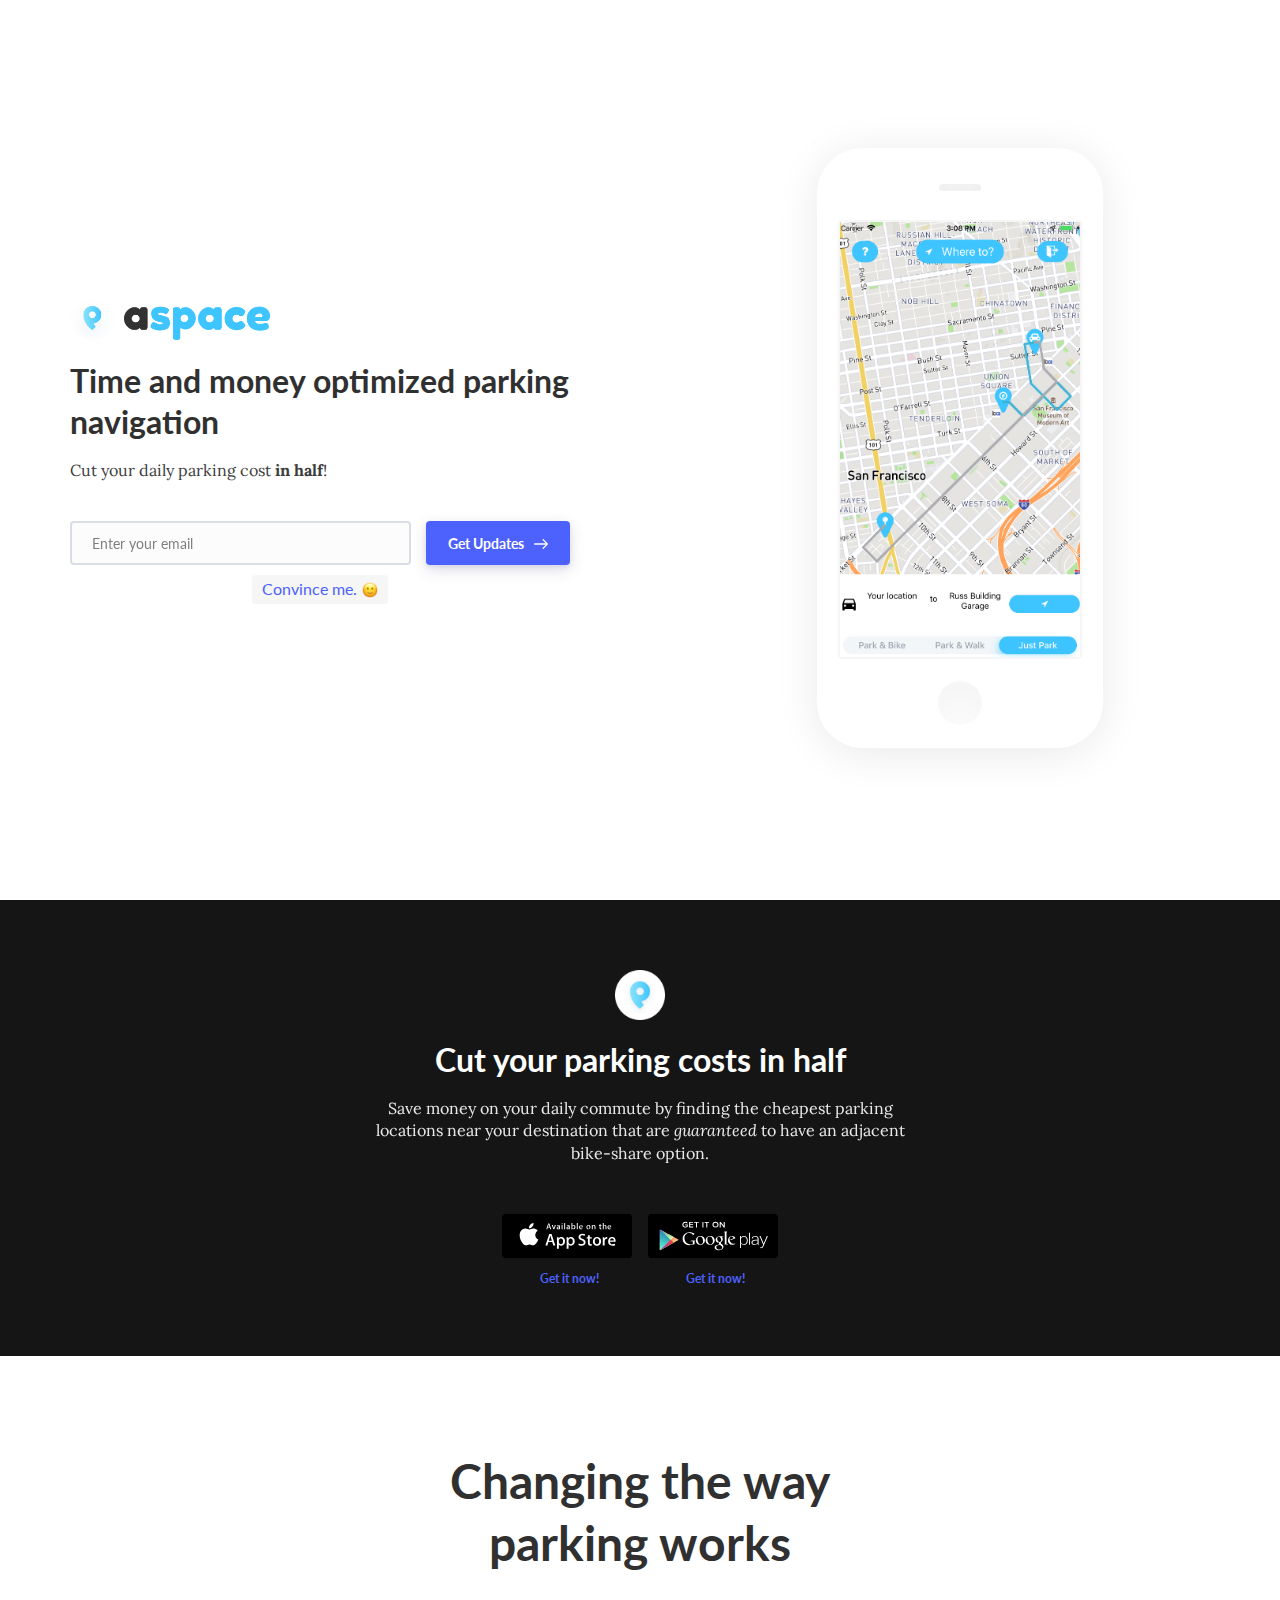
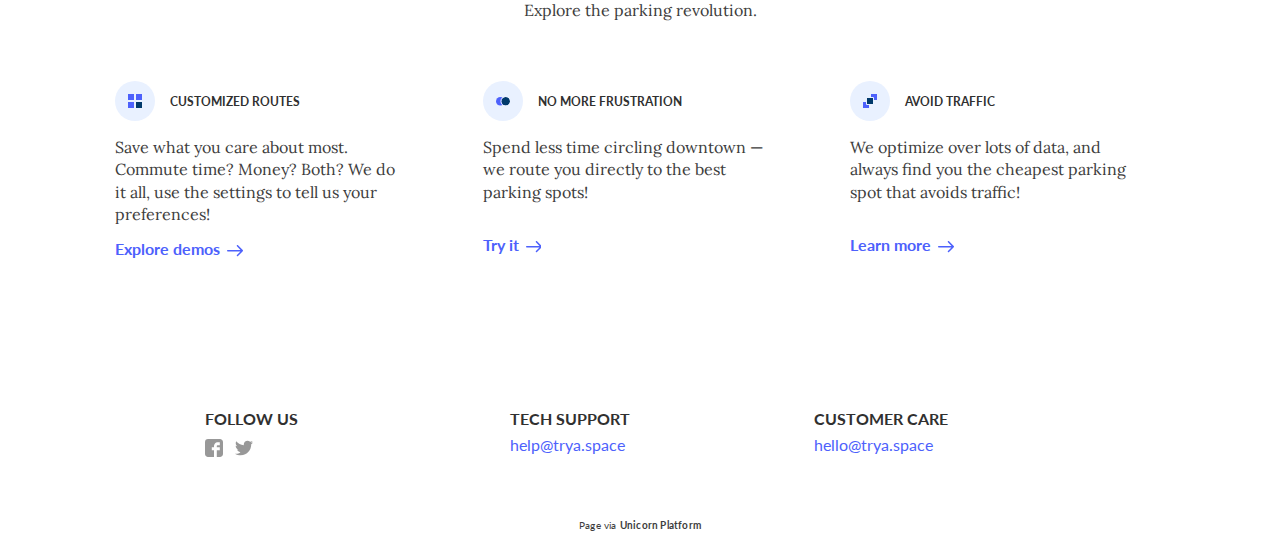
<file: index.html>
<!DOCTYPE html>
<html>

<head>
    <meta charset="utf-8">
    <meta name="viewport" content="width=device-width, initial-scale=1">
    <link rel="stylesheet" href="css/main.css">
    <script src="js/main.js"></script>

    <link href="https://fonts.googleapis.com/css?family=Lato:400,700|Lora" rel="stylesheet">
    <link rel="icon" type="image/png" href="favicon-32x32.png" sizes="32x32" />
    <link rel="icon" type="image/png" href="favicon-16x16.png" sizes="16x16" />
    <meta name="generator" content="Unicorn Platform" />
    <title>aspace, Inc.</title>

</head>

<body>
    <header class="header-54">
        <div class="header-54__wrapper">
            <div class="header-54__left">
                <div class="header-54__left_content"><a class="header-54__logo_link" href="javascript:void(0);" target="_blank"><img
                            class="header-54__logo_img" src="img/logos/aspace_banner_cropped.png" /></a>
                    <h1 class="heading header-54__heading"> <b>Time</b> and <b>money</b> optimized parking navigation</b></h1>
                    <p class="header-54__text">Cut your daily parking cost <b>in half</b>!</p>
                    <div class="header-54__buttons">
                        <!-- START OF: mailchimp form =====-->
                        <!-- If you need help with setting up the MailChimp form you can check the handy guides: https://unicornplatform.com/blog/category/guides-%F0%9F%8D%93/-->
                        <!-- If you need an assistance of a tech guy, simply ask in the chat on website or join Unicorn Platform Slack channel.-->
                        <form class="form js-subscribe-mailchimp-form" action="***REMOVED***"
                            method="post">
                            <div class="form__inputs">
                                <div class="form__input">
                                    <input class="text-input js-email-input" type="email" name="EMAIL" placeholder="Enter your email" />
                                    <div class="form__messages">
                                        <div class="message message--engaging js-message js-engaging-message"
                                            data-index="email-form-397">
                                            <div class="message__box">
                                                <button class="message__close js-close-message" type="button"><img
                                                        class="message__close_icon" src="img/icons/corner-top--blue.svg" /></button>
                                                <div class="message__body">
                                                    <div class="message__in">
                                                        <div class="message__bubble">
                                                            <div class="message__bubble_text">Access our Alpha-test.</div>
                                                        </div>
                                                        <div class="message__bubble">
                                                            <div class="message__bubble_text">Get better parking!<img
                                                                    class="emoji  " src="img/emoji/smirking.png" alt="Emoji" />
                                                            </div>
                                                        </div>
                                                    </div>
                                                    <div class="message__out">
                                                        <div class="message__out_box">
                                                            <div class="message__bubble">
                                                                <div class="message__bubble_text message__bubble_text--out js-reaction-text">
                                                                    <!--updated via JS, no need to enter any text here-->
                                                                </div>
                                                            </div>
                                                        </div>
                                                    </div>
                                                </div>
                                                <div class="message__reply_box">
                                                    <div class="message__reply_word">Reply</div>
                                                    <div class="message__options">
                                                        <div class="message__option">
                                                            <button class="button js-react-on-message button--accent-bg "
                                                                type="submit"><span class="button__text">I'll join!
                                                                    <img class="emoji  " src="img/emoji/heart-shaped-eyes.png"
                                                                        alt="Emoji" />
                                                                </span>
                                                            </button>
                                                        </div>
                                                        <div class="message__option">
                                                            <button class="button js-react-on-message button--accent-bg "
                                                                type="submit"><span class="button__text">No thanks.</span>
                                                            </button>
                                                        </div>
                                                    </div>
                                                </div>
                                            </div>
                                        </div>
                                        <div class="message message--success js-message js-success-message">
                                            <div class="message__box">
                                                <button class="message__close js-close-message" type="button"><img
                                                        class="message__close_icon" src="img/icons/corner-top--blue.svg" /></button>
                                                <div class="message__body">
                                                    <div class="message__in">
                                                        <div class="message__bubble">
                                                            <div class="message__bubble_text"><b>Success!</b> Welcome
                                                                aboard!<img class="emoji  " src="img/emoji/laughing.png"
                                                                    alt="Emoji" />Now go and confirm your subscription
                                                                please.
                                                            </div>
                                                        </div>
                                                        <div class="message__bubble">
                                                            <div class="message__bubble_text">BTW, we post our happy
                                                                faces on Instagram and Twitter. Welcome:</div>
                                                        </div>
                                                        <div class="message__bubble">
                                                            <div class="message__bubble_text"><a class="message__bubble_link"
                                                                    href="https://instagram.com/unicornplatform">https://instagram.com/unicornplatform</a></div>
                                                        </div>
                                                        <div class="message__bubble">
                                                            <div class="message__bubble_text"><a class="message__bubble_link"
                                                                    href="https://twitter.com/unicornplatform/">https://twitter.com/unicornplatform</a></div>
                                                        </div>
                                                    </div>
                                                    <div class="message__out">
                                                        <div class="message__out_box">
                                                            <div class="message__bubble">
                                                                <div class="message__bubble_text message__bubble_text--out js-reaction-text">Coming!</div>
                                                            </div>
                                                        </div>
                                                    </div>
                                                </div>
                                                <div class="message__reply_box">
                                                    <div class="message__reply_word">Reply</div>
                                                    <div class="message__options">
                                                        <div class="message__option">
                                                            <button class="button js-react-on-message button--emerald-bg "
                                                                type="submit"><span class="button__text">Coming!</span>
                                                            </button>
                                                        </div>
                                                        <div class="message__option">
                                                            <button class="button js-react-on-message button--emerald-bg "
                                                                type="submit"><span class="button__text">Got you there!</span>
                                                            </button>
                                                        </div>
                                                    </div>
                                                </div>
                                            </div>
                                        </div>
                                        <div class="message message--error js-message js-error-message">
                                            <div class="message__box">
                                                <button class="message__close js-close-message" type="button"><img
                                                        class="message__close_icon" src="img/icons/corner-top--blue.svg" /></button>
                                                <div class="message__body">
                                                    <div class="message__in">
                                                        <div class="message__bubble">
                                                            <div class="message__bubble_text"><b>Error.</b> Your form
                                                                has not been submitted<img class="emoji  " src="img/emoji/cold_sweat.png"
                                                                    alt="Emoji" />
                                                            </div>
                                                        </div>
                                                        <div class="message__bubble">
                                                            <div class="message__bubble_text">This is what the server
                                                                says:
                                                                <div class="message__bubble_error js-error-message-text">There
                                                                    must be an @ at the beginning.</div>
                                                            </div>
                                                        </div>
                                                    </div>
                                                    <div class="message__out">
                                                        <div class="message__out_box">
                                                            <div class="message__bubble">
                                                                <div class="message__bubble_text message__bubble_text--out js-reaction-text">I
                                                                    will retry</div>
                                                            </div>
                                                        </div>
                                                    </div>
                                                </div>
                                                <div class="message__reply_box">
                                                    <div class="message__reply_word">Reply</div>
                                                    <div class="message__options">
                                                        <div class="message__option">
                                                            <button class="button js-react-on-message button--ruby-bg "
                                                                type="submit"><span class="button__text">Uh oh!</span>
                                                            </button>
                                                        </div>
                                                        <div class="message__option">
                                                            <button class="button js-react-on-message button--ruby-bg "
                                                                type="submit"><span class="button__text">I will retry</span>
                                                            </button>
                                                        </div>
                                                    </div>
                                                </div>
                                            </div>
                                        </div>
                                    </div>
                                </div>
                                <div class="form__button">
                                    <button class="button js-submit-button button--accent-bg " type="submit"><span
                                            class="button__text">Get Updates</span>
                                        <div class="spinner"></div>
                                        <div class="button__submit_success">
                                            <div class="button__success_circle"></div>
                                            <div><svg class="button__success_tick" width="13" height="13" viewBox="0 0 13 13"
                                                    xmlns="http://www.w3.org/2000/svg">
                                                    <path class="button__success_tick_path" stroke="#FFF" d="M0 8l5.119 3.873L11.709.381"
                                                        fill="none" fill-rule="evenodd" stroke-linecap="square" /></svg></div>
                                        </div><span class="icon"><svg viewBox="0 0 13 10" xmlns="http://www.w3.org/2000/svg">
                                                <path d="M12.823 4.164L8.954.182a.592.592 0 0 0-.854 0 .635.635 0 0 0 0 .88l2.836 2.92H.604A.614.614 0 0 0 0 4.604c0 .344.27.622.604.622h10.332L8.1 8.146a.635.635 0 0 0 0 .88.594.594 0 0 0 .854 0l3.869-3.982a.635.635 0 0 0 0-.88z"
                                                    fill-rule="nonzero" fill="#00396B" /></svg></span>
                                    </button>
                                </div>
                            </div>
                            <div class="form__message_opener">
                                <button class="form__message_opener_box js-open-engaging-message" type="button"
                                    data-index="email-form-397">Convince me.<img class="emoji  " src="img/emoji/slightly_smiling.png"
                                        alt="Emoji" />
                                </button>
                            </div>
                        </form>
                        <!-- ===== END OF: mailchimp form-->
                    </div>
                </div>
            </div>
            <div class="header-54__right">
                <div class="header-54__mockup">
                    <div class="mockup  mockup--white mockup--iphone mockup--portrait ">
                        <div class="mockup__case">
                            <!--Spacer is needed for proportional scaling via padding-top-->
                            <div class="mockup__spacer"></div>
                            <div class="mockup__speaker"></div>
                            <div class="mockup__screen">
                                <!--Recommended screenshot size: width: 750, height: 1334. Or any other sizes at this ratio (0,562).-->
                                <div class="mockup__screenshot" style="background-image: url(img/screenshots/iphone.png)"></div>
                            </div>
                            <div class="mockup__button"></div>
                        </div>
                    </div>
                </div>
            </div>
        </div>
    </header>
    <!-- ===== END OF: Header 54-->
    <!-- START OF: Button 02 =====-->
    <div style="background-color:rgb(21, 21, 22);" class="cta_button-02">
        <div class="container container--mid">
            <div class="title-box title-box--center">
                <div class="cta_button-02__img_box"><img class="cta_button-02__img" src="img/logos/circle_icon.png" /></div>
                <h2 style="color:rgb(255, 255, 255)" class="heading">Cut your parking costs <b>in half</b></h2>
                <p style="color:rgb(255, 255, 255)" class="title-box__text">Save money on your daily commute by finding
                    the cheapest parking locations
                    near your destination that are <i>guaranteed</i> to have an adjacent bike-share option.</p>
            </div>
        </div>
        <div class="container container--small">
            <div class="cta_button-02__button_box">
                <ul class="rich_download_app rich_download_app--center">
                    <li class="rich_download_app__item"><a class="store-button"
                            href="https://itunes.apple.com/us/app/aspace/id1438462654?mt=8" target="_blank">
                            <div class="store-button__img">
                                <?xml version="1.0" encoding="UTF-8"?>
                                <svg width="97px" height="26px" viewBox="0 0 97 26" version="1.1" xmlns="http://www.w3.org/2000/svg"
                                    xmlns:xlink="http://www.w3.org/1999/xlink">
                                    <!-- Generator: Sketch 47.1 (45422) - http://www.bohemiancoding.com/sketch -->
                                    <defs></defs>
                                    <g id="Symbols" stroke="none" stroke-width="1" fill="none" fill-rule="evenodd">
                                        <g id="App-Store" transform="translate(-10.000000, -7.000000)" fill="#FFFFFF">
                                            <g id="Group">
                                                <g transform="translate(9.000000, 6.000000)">
                                                    <g id="icon" transform="translate(0.777778, 1.111111)">
                                                        <path d="M16.499154,11.8220832 C16.473036,9.01365198 18.875889,7.64734103 18.9857646,7.58373089 C17.6249284,5.66409886 15.5156774,5.40181596 14.7744675,5.38090303 C13.0029488,5.20052908 11.2845667,6.40650762 10.3821459,6.40650762 C9.46171272,6.40650762 8.07205674,5.39833047 6.5743264,5.42795711 C4.64700054,5.45671238 2.84396018,6.53634201 1.8550799,8.21286132 C-0.185724032,11.6312528 1.33632303,16.6547111 3.2915681,19.417831 C4.26964094,20.7719428 5.41252717,22.2820301 6.90845626,22.2288764 C8.37196305,22.1713659 8.91863913,21.3261352 10.6847541,21.3261352 C12.4346579,21.3261352 12.948011,22.2288764 14.4736606,22.1940215 C16.0443411,22.1713659 17.0332214,20.8355529 17.9770707,19.469242 C19.1073482,17.9199429 19.5612605,16.3906855 19.5792729,16.312262 C19.5432481,16.3009342 16.529775,15.1881924 16.499154,11.8220832"
                                                            id="Fill-2"></path>
                                                        <path d="M13.6171714,3.5632215 C14.4043129,2.61081215 14.9428834,1.31508231 14.7933805,0.00018229782 C13.6540968,0.0489791175 12.2293166,0.762632605 11.4088522,1.69412904 C10.6829528,2.51496125 10.0345068,3.86035928 10.202022,5.1255911 C11.4818024,5.21795651 12.7958063,4.50081754 13.6171714,3.5632215"
                                                            id="Fill-3"></path>
                                                    </g>
                                                    <g id="App-Store" transform="translate(26.555556, 10.888889)">
                                                        <path d="M10.7699064,12.6027504 L8.77027078,12.6027504 L7.67491774,9.20644132 L3.86759736,9.20644132 L2.82419434,12.6027504 L0.877389216,12.6027504 L4.65036975,1.04018177 L6.98019623,1.04018177 L10.7699064,12.6027504 L10.7699064,12.6027504 Z M7.34472691,7.78153807 L6.35415442,4.76317594 C6.24937387,4.45386767 6.05213988,3.72751455 5.76333297,2.58411657 L5.72811261,2.58411657 C5.61188544,3.07588196 5.42609807,3.80223509 5.171631,4.76317594 L4.19778819,7.78153807 L7.34472691,7.78153807 L7.34472691,7.78153807 Z"
                                                            id="Fill-4"></path>
                                                        <path d="M20.453743,8.33151597 C20.453743,9.74946848 20.0636776,10.8702765 19.2826662,11.6930713 C18.5835422,12.4255063 17.7144799,12.7912894 16.678121,12.7912894 C15.5589942,12.7912894 14.7542091,12.3977033 14.2655267,11.6079246 L14.2655267,15.9825514 L12.3882817,15.9825514 L12.3882817,7.00566087 C12.3882817,6.11509634 12.364508,5.20194188 12.3187215,4.26532864 L13.9696757,4.26532864 L14.0744562,5.58770837 L14.1096766,5.58770837 C14.7357184,4.59114494 15.6857875,4.09329764 16.9607643,4.09329764 C17.9575004,4.09329764 18.7895813,4.48167066 19.455246,5.25928555 C20.1200302,6.03863812 20.453743,7.0621357 20.453743,8.33151597 L20.453743,8.33151597 Z M18.5412778,8.39928576 C18.5412778,7.58778598 18.3563709,6.91877653 17.9847962,6.3922574 C17.5788816,5.84401719 17.0338466,5.56859381 16.3505717,5.56859381 C15.887424,5.56859381 15.4665408,5.72151026 15.0905635,6.02386778 C14.7137057,6.32709414 14.4671632,6.7241556 14.3518165,7.21678983 C14.293703,7.44529566 14.2646462,7.632097 14.2646462,7.77980038 L14.2646462,9.17168759 C14.2646462,9.77640263 14.4530751,10.2881514 14.8299329,10.706934 C15.2067907,11.1239788 15.6963536,11.3333701 16.2986217,11.3333701 C17.0056703,11.3333701 17.5559883,11.0631598 17.9495758,10.5270834 C18.3440438,9.98926927 18.5412778,9.28029302 18.5412778,8.39928576 L18.5412778,8.39928576 Z"
                                                            id="Fill-5"></path>
                                                        <path d="M30.1719195,8.33151597 C30.1719195,9.74946848 29.7818541,10.8702765 29.0008427,11.6930713 C28.3008381,12.4255063 27.4326564,12.7912894 26.3954169,12.7912894 C25.2771707,12.7912894 24.4723856,12.3977033 23.9828226,11.6079246 L23.9828226,15.9825514 L22.1055777,15.9825514 L22.1055777,7.00566087 C22.1055777,6.11509634 22.081804,5.20194188 22.0360175,4.26532864 L23.6869716,4.26532864 L23.7917522,5.58770837 L23.8269725,5.58770837 C24.4521338,4.59114494 25.4022029,4.09329764 26.6780603,4.09329764 C27.6739158,4.09329764 28.5068772,4.48167066 29.1734224,5.25928555 C29.8373261,6.03863812 30.1719195,7.0621357 30.1719195,8.33151597 L30.1719195,8.33151597 Z M28.2585737,8.39928576 C28.2585737,7.58778598 28.0727863,6.91877653 27.7012116,6.3922574 C27.2961775,5.84401719 26.752023,5.56859381 26.0687481,5.56859381 C25.6056005,5.56859381 25.1847172,5.72151026 24.8069789,6.02386778 C24.4310016,6.32709414 24.1844592,6.7241556 24.0691125,7.21678983 C24.0118794,7.44529566 23.9810616,7.632097 23.9810616,7.77980038 L23.9810616,9.17168759 C23.9810616,9.77640263 24.170371,10.2881514 24.5454678,10.706934 C24.9223256,11.12311 25.4118885,11.3333701 26.0159176,11.3333701 C26.7238467,11.3333701 27.2741648,11.0631598 27.6668718,10.5270834 C28.0613397,9.98926927 28.2585737,9.28029302 28.2585737,8.39928576 L28.2585737,8.39928576 Z"
                                                            id="Fill-6"></path>
                                                        <path d="M41.037399,9.36022661 C41.037399,10.3437574 40.689598,11.1439622 39.995757,11.7617099 C39.2332363,12.4359324 38.1687011,12.7739125 36.8039124,12.7739125 C35.5430236,12.7739125 34.5321995,12.5341117 33.7696788,12.0536413 L34.2037696,10.5097065 C35.0270454,10.9901769 35.9313281,11.2308466 36.915737,11.2308466 C37.6236661,11.2308466 38.1739842,11.072717 38.5666911,10.7590646 C38.9611591,10.4436744 39.1592736,10.024023 39.1592736,9.49924157 C39.1592736,9.02919726 38.9954989,8.63474234 38.6714717,8.3141391 C38.3465639,7.99527356 37.8094535,7.69639141 37.0557379,7.42357457 C35.0041522,6.66854962 33.9774789,5.56338075 33.9774789,4.11154335 C33.9774789,3.16276631 34.3402485,2.38602027 35.0631463,1.7786987 C35.7869246,1.17224597 36.7466793,0.86901961 37.9406493,0.86901961 C39.0069456,0.86901961 39.895379,1.05234558 40.6006666,1.41812867 L40.1295944,2.92817858 C39.4656907,2.57369045 38.7163776,2.39644639 37.8781332,2.39644639 C37.2159905,2.39644639 36.6956098,2.55718243 36.3249155,2.87691682 C36.0123349,3.16276631 35.8529628,3.51117253 35.8529628,3.92474201 C35.8529628,4.38088482 36.0334671,4.75970056 36.3935952,5.05597618 C36.7052954,5.33053071 37.2741041,5.62854401 38.0964994,5.9482784 C39.1055626,6.34968407 39.8460705,6.81712185 40.3215453,7.3540671 C40.7996616,7.89101235 41.037399,8.56089064 41.037399,9.36022661"
                                                            id="Fill-7"></path>
                                                        <path d="M47.2599552,5.65547816 L45.1907594,5.65547816 L45.1907594,9.70341978 C45.1907594,10.7329993 45.5552901,11.2464857 46.2861124,11.2464857 C46.6215863,11.2464857 46.8998271,11.2186827 47.1199543,11.1604702 L47.1719044,12.5671278 C46.8020906,12.7035362 46.3151692,12.7721748 45.7129012,12.7721748 C44.9706322,12.7721748 44.3921378,12.5480132 43.9730156,12.1022965 C43.5556544,11.655711 43.3469738,10.9076368 43.3469738,9.85459854 L43.3469738,5.65200278 L42.1151419,5.65200278 L42.1151419,4.26185327 L43.3469738,4.26185327 L43.3469738,2.73529533 L45.1907594,2.18618628 L45.1907594,4.26185327 L47.2599552,4.26185327 L47.2599552,5.65547816"
                                                            id="Fill-8"></path>
                                                        <path d="M56.5775002,8.36540087 C56.5775002,9.64694495 56.2068059,10.6991144 55.464537,11.5219091 C54.6888086,12.3681626 53.6568522,12.7912894 52.3704288,12.7912894 C51.1289112,12.7912894 50.1418608,12.3855395 49.4057554,11.5740397 C48.66965,10.7625399 48.3015972,9.73904236 48.3015972,8.50441582 C48.3015972,7.21244561 48.6828576,6.1541943 49.4400952,5.33139955 C50.1990939,4.50860481 51.2222452,4.09590417 52.5086687,4.09590417 C53.7493057,4.09590417 54.7442807,4.50339175 55.4988768,5.31402268 C56.2191331,6.10206369 56.5775002,7.11774168 56.5775002,8.36540087 L56.5775002,8.36540087 Z M54.6315756,8.4079742 C54.6315756,7.64426081 54.4642789,6.98915285 54.128805,6.44091263 C53.7352175,5.77885393 53.1708113,5.44869342 52.44175,5.44869342 C51.6906759,5.44869342 51.1121816,5.77885393 50.7203551,6.44091263 C50.3831202,6.98915285 50.2167041,7.65555577 50.2167041,8.44272793 C50.2167041,9.20731017 50.3831202,9.86415581 50.7203551,10.4097895 C51.1262697,11.072717 51.6924369,11.4037464 52.4267813,11.4037464 C53.1435156,11.4037464 53.7061607,11.0648975 54.1138363,10.3941503 C54.4581153,9.83287745 54.6315756,9.17342527 54.6315756,8.4079742 L54.6315756,8.4079742 Z"
                                                            id="Fill-9"></path>
                                                        <path d="M62.6820682,5.89441011 C62.4962808,5.86052521 62.2972858,5.84401719 62.0903662,5.84401719 C61.4299846,5.84401719 60.9192894,6.08816219 60.5600418,6.58166527 C60.2474612,7.016087 60.0916111,7.56519605 60.0916111,8.2281236 L60.0916111,12.6027504 L58.2143662,12.6027504 L58.2143662,6.89097354 C58.2143662,5.93090153 58.1958755,5.05423849 58.1597746,4.26619749 L59.7948796,4.26619749 L59.8635593,5.86139405 L59.9155093,5.86139405 C60.1145043,5.31315384 60.4262045,4.87091253 60.8541318,4.54075202 C61.273254,4.24186987 61.7240745,4.09329764 62.210996,4.09329764 C62.3844562,4.09329764 62.5411868,4.10633029 62.6803072,4.12718253 L62.6820682,5.89441011"
                                                            id="Fill-10"></path>
                                                        <path d="M71.0777203,8.03958458 C71.0777203,8.37148277 71.0557076,8.65125036 71.0090406,8.87975619 L65.3781864,8.87975619 C65.3984381,9.70341978 65.6722763,10.3342001 66.1944181,10.7686218 C66.6690124,11.156126 67.2836076,11.350747 68.0364427,11.350747 C68.8702846,11.350747 69.6310442,11.2204204 70.3151996,10.956292 L70.6092896,12.2421803 C69.8097876,12.5853735 68.8650015,12.7574045 67.7766926,12.7574045 C66.4664953,12.7574045 65.438061,12.3768511 64.6896284,11.6174819 C63.9438374,10.8572439 63.5687406,9.83461514 63.5687406,8.55567758 C63.5687406,7.29932996 63.9156611,6.25237361 64.6130242,5.41741505 C65.3420855,4.52598168 66.3273749,4.08026499 67.5671314,4.08026499 C68.7848752,4.08026499 69.706768,4.52598168 70.3319293,5.41741505 C70.8285363,6.12378478 71.0777203,6.99957897 71.0777203,8.03958458 L71.0777203,8.03958458 Z M69.2876458,7.55911415 C69.3008534,7.00913625 69.1775822,6.53648541 68.9231151,6.13507974 C68.5982073,5.61898673 68.0980783,5.36180907 67.428011,5.36180907 C66.8134158,5.36180907 66.3141673,5.61290483 65.9337875,6.11683403 C65.6212068,6.51737086 65.4354195,6.99957897 65.3781864,7.55737646 L69.2876458,7.55911415 L69.2876458,7.55911415 Z"
                                                            id="Fill-11"></path>
                                                    </g>
                                                    <g id="Available-on-the" transform="translate(27.444444, 0.222222)">
                                                        <path d="M5.74792773,7.03658129 L4.75982626,7.03658129 L4.21933387,5.31398068 L2.33955264,5.31398068 L1.82382914,7.03658129 L0.862265755,7.03658129 L2.72523952,1.17113069 L3.87522333,1.17113069 L5.74792773,7.03658129 L5.74792773,7.03658129 Z M4.05656693,4.59122373 L3.56738151,3.05962465 C3.51607454,2.90269851 3.42142203,2.53773315 3.27546254,1.95486465 L3.25777048,1.95486465 C3.19761748,2.20684319 3.111811,2.57270526 2.98265897,3.05962465 L2.50231958,4.59122373 L4.05656693,4.59122373 L4.05656693,4.59122373 Z"
                                                            id="Fill-12"></path>
                                                        <path d="M10.4062467,2.80764611 L8.82634592,7.03658129 L7.92493553,7.03658129 L6.39634167,2.80764611 L7.39240457,2.80764611 L8.10539453,5.04406772 C8.22570053,5.41800029 8.32831447,5.77489516 8.40527492,6.11385561 L8.43092841,6.11385561 C8.49992744,5.80986727 8.60254138,5.4529724 8.7308088,5.04406772 L9.43495273,2.80764611 L10.4062467,2.80764611"
                                                            id="Fill-13"></path>
                                                        <path d="M13.7695071,7.03658129 L13.7005081,6.54966191 L13.6748546,6.54966191 C13.3917816,6.94152889 12.9795567,7.13253041 12.4558717,7.13253041 C11.7092669,7.13253041 11.1767359,6.60167171 11.1767359,5.88788198 C11.1767359,4.84409899 12.0693003,4.30427308 13.6147016,4.30427308 L13.6147016,4.22625838 C13.6147016,3.66939477 13.3227826,3.39051461 12.7477907,3.39051461 C12.3355657,3.39051461 11.9746477,3.49543094 11.6579599,3.70436688 L11.4695395,3.08652627 C11.8561109,2.84261822 12.3364503,2.72066419 12.9034808,2.72066419 C13.9933116,2.72066419 14.5435346,3.3035327 14.5435346,4.47016643 L14.5435346,6.02777042 C14.5435346,6.45460951 14.5612267,6.78549947 14.6036876,7.03747801 L13.7695071,7.03658129 L13.7695071,7.03658129 Z M13.6403551,4.93018419 C12.6097926,4.93018419 12.0949537,5.18305944 12.0949537,5.78296564 C12.0949537,6.22684243 12.3612192,6.44384886 12.7300986,6.44384886 C13.2024766,6.44384886 13.6403551,6.0788835 13.6403551,5.58299691 L13.6403551,4.93018419 L13.6403551,4.93018419 Z"
                                                            id="Fill-14"></path>
                                                        <path d="M16.6081979,2.11089406 C16.2994715,2.11089406 16.0588595,1.86698601 16.0588595,1.54506325 C16.0588595,1.2231405 16.3074329,0.988199652 16.6258899,0.988199652 C16.9434624,0.988199652 17.2008818,1.2231405 17.1920358,1.54506325 C17.1920358,1.88492043 16.9523084,2.11089406 16.6081979,2.11089406 L16.6081979,2.11089406 Z M16.162358,2.80764611 L17.0894219,2.80764611 L17.0894219,7.03658129 L16.162358,7.03658129 L16.162358,2.80764611 Z"
                                                            id="Fill-15"></path>
                                                        <polygon id="Fill-16" points="18.7365525 0.867142348 19.6636164 0.867142348 19.6636164 7.03658129 18.7365525 7.03658129"></polygon>
                                                        <path d="M23.6036378,7.03658129 L23.5337542,6.54966191 L23.5089853,6.54966191 C23.2259124,6.94152889 22.8136874,7.13253041 22.2900025,7.13253041 C21.5433976,7.13253041 21.0108666,6.60167171 21.0108666,5.88788198 C21.0108666,4.84409899 21.903431,4.30427308 23.4488323,4.30427308 L23.4488323,4.22625838 C23.4488323,3.66939477 23.1569134,3.39051461 22.5819215,3.39051461 C22.1696965,3.39051461 21.8087785,3.49543094 21.4920906,3.70436688 L21.3027856,3.08562955 C21.6893571,2.8417215 22.1696965,2.71976747 22.736727,2.71976747 C23.8265578,2.71976747 24.3776654,3.30263598 24.3776654,4.46926971 L24.3776654,6.0268737 C24.3776654,6.45371279 24.3953575,6.78460275 24.4360492,7.03658129 L23.6036378,7.03658129 L23.6036378,7.03658129 Z M23.4744858,4.93018419 C22.4439234,4.93018419 21.9290845,5.18305944 21.9290845,5.78296564 C21.9290845,6.22684243 22.19535,6.44384886 22.5642294,6.44384886 C23.0366074,6.44384886 23.4744858,6.0788835 23.4744858,5.58299691 L23.4744858,4.93018419 L23.4744858,4.93018419 Z"
                                                            id="Fill-17"></path>
                                                        <path d="M28.1328048,7.13253041 C27.5410055,7.13253041 27.1040116,6.87965515 26.8200541,6.38376856 L26.802362,6.38376856 L26.7492858,7.03658129 L25.96022,7.03658129 C25.9849889,6.69762084 25.9938349,6.31382434 25.9938349,5.89684918 L25.9938349,0.867142348 L26.922668,0.867142348 L26.922668,3.42638344 L26.9394755,3.42638344 C27.214587,2.95650176 27.6604269,2.72156091 28.2699183,2.72156091 C29.2748272,2.72156091 29.9789711,3.59227679 29.9789711,4.86203341 C29.9789711,6.17483262 29.1969821,7.13253041 28.1328048,7.13253041 L28.1328048,7.13253041 Z M27.9443844,3.45956211 C27.4109688,3.45956211 26.922668,3.9294438 26.922668,4.58225652 L26.922668,5.32205117 C26.922668,5.90491967 27.3614311,6.38376856 27.9275769,6.38376856 C28.6219902,6.38376856 29.0359844,5.80986727 29.0359844,4.8961088 C29.0350998,4.04332734 28.6051828,3.45956211 27.9443844,3.45956211 L27.9443844,3.45956211 Z"
                                                            id="Fill-18"></path>
                                                        <polygon id="Fill-19" points="31.3509903 0.867142348 32.2771695 0.867142348 32.2771695 7.03658129 31.3509903 7.03658129"></polygon>
                                                        <path d="M37.3229446,5.14808733 L34.5399838,5.14808733 C34.5585605,5.94885899 35.0804762,6.40080626 35.8527346,6.40080626 C36.2658441,6.40080626 36.6435696,6.33086204 36.9779495,6.20083753 L37.1221398,6.85365025 C36.7276069,7.02761408 36.2640749,7.114596 35.7235826,7.114596 C34.4179086,7.114596 33.6456503,6.27885223 33.6456503,4.98309071 C33.6456503,3.68643247 34.4364853,2.71169698 35.620084,2.71169698 C36.6833767,2.71169698 37.3547904,3.51246864 37.3547904,4.72214497 C37.3574442,4.88714159 37.3494827,5.03510052 37.3229446,5.14808733 L37.3229446,5.14808733 Z M36.4737258,4.47823691 C36.4737258,3.82542419 36.1464228,3.36450971 35.5537388,3.36450971 C35.0212078,3.36450971 34.601906,3.8343914 34.5399838,4.47823691 L36.4737258,4.47823691 L36.4737258,4.47823691 Z"
                                                            id="Fill-20"></path>
                                                        <path d="M42.9419424,7.13253041 C41.7229596,7.13253041 40.9330092,6.20980473 40.9330092,4.95708581 C40.9330092,3.65146036 41.7397671,2.72066419 43.0118261,2.72066419 C44.2122323,2.72066419 45.0207593,3.59945055 45.0207593,4.88803831 C45.0207593,6.20980473 44.1874634,7.13253041 42.9419424,7.13253041 L42.9419424,7.13253041 Z M42.9773266,3.40755231 C42.3076821,3.40755231 41.8786497,4.04243062 41.8786497,4.93018419 C41.8786497,5.80090006 42.3165282,6.43577837 42.9684805,6.43577837 C43.6204329,6.43577837 44.0583113,5.75696074 44.0583113,4.91224977 C44.0583113,4.05139782 43.6292789,3.40755231 42.9773266,3.40755231 L42.9773266,3.40755231 Z"
                                                            id="Fill-21"></path>
                                                        <path d="M50.0046122,7.03658129 L49.0793176,7.03658129 L49.0793176,4.60826143 C49.0793176,3.8603963 48.79536,3.48556702 48.2371756,3.48556702 C47.6878372,3.48556702 47.3092271,3.96441591 47.3092271,4.52127951 L47.3092271,7.03658129 L46.3839324,7.03658129 L46.3839324,4.01642571 C46.3839324,3.64249315 46.3733172,3.24165896 46.3485483,2.80674939 L47.1641522,2.80674939 L47.2074978,3.45956211 L47.2340359,3.45956211 C47.4808401,3.00761484 47.9886022,2.71976747 48.5556326,2.71976747 C49.4296203,2.71976747 50.0046122,3.3985851 50.0046122,4.5033451 L50.0046122,7.03658129"
                                                            id="Fill-22"></path>
                                                        <path d="M56.0703345,3.51246864 L55.0503873,3.51246864 L55.0503873,5.56595922 C55.0503873,6.08874743 55.2299617,6.34969318 55.5899951,6.34969318 C55.7527621,6.34969318 55.8916447,6.33175876 56.0022201,6.30575386 L56.0278736,7.0195436 C55.8474146,7.08948782 55.605918,7.12445993 55.3078068,7.12445993 C54.5762402,7.12445993 54.1410155,6.71555525 54.1410155,5.64487064 L54.1410155,3.51246864 L53.5332933,3.51246864 L53.5332933,2.80764611 L54.1410155,2.80764611 L54.1410155,2.03287936 L55.0503873,1.7539992 L55.0503873,2.80674939 L56.0703345,2.80674939 L56.0703345,3.51246864"
                                                            id="Fill-23"></path>
                                                        <path d="M60.9798808,7.03658129 L60.0519323,7.03658129 L60.0519323,4.62619584 C60.0519323,3.86936351 59.7679747,3.48646374 59.2106749,3.48646374 C58.7303355,3.48646374 58.2844956,3.8173537 58.2844956,4.48720412 L58.2844956,7.03658129 L57.3565472,7.03658129 L57.3565472,0.867142348 L58.2844956,0.867142348 L58.2844956,3.40755231 L58.3021877,3.40755231 C58.5932221,2.94663783 59.0151777,2.71976747 59.55567,2.71976747 C60.4393884,2.71976747 60.9798808,3.41562279 60.9798808,4.52127951 L60.9798808,7.03658129"
                                                            id="Fill-24"></path>
                                                        <path d="M65.7169294,5.14808733 L62.9348532,5.14808733 C62.9525453,5.94885899 63.474461,6.40080626 64.247604,6.40080626 C64.6615981,6.40080626 65.038439,6.33086204 65.3710497,6.20083753 L65.5161246,6.85365025 C65.1224763,7.02761408 64.6580597,7.114596 64.1166827,7.114596 C62.8118934,7.114596 62.0396351,6.27885223 62.0396351,4.98309071 C62.0396351,3.68643247 62.8295855,2.71169698 64.0131842,2.71169698 C65.0773615,2.71169698 65.7478905,3.51246864 65.7478905,4.72214497 C65.7514289,4.88714159 65.7425829,5.03510052 65.7169294,5.14808733 L65.7169294,5.14808733 Z M64.866826,4.47823691 C64.866826,3.82542419 64.5412921,3.36450971 63.9486082,3.36450971 C63.4160772,3.36450971 62.9958908,3.8343914 62.9348532,4.47823691 L64.866826,4.47823691 L64.866826,4.47823691 Z"
                                                            id="Fill-25"></path>
                                                    </g>
                                                </g>
                                            </g>
                                        </g>
                                    </g>
                                </svg>
                            </div>
                        </a>
                        <div class="score">
                            <!-- <div class="score__stars"><img class="score__star" src="img/icons/star--blue.svg" /><img
                                    class="score__star" src="img/icons/star--blue.svg" /><img class="score__star" src="img/icons/star--blue.svg" /><img
                                    class="score__star" src="img/icons/star--blue.svg" /><img class="score__star" src="img/icons/star--0--blue.svg" /></div> -->
                            <div class="score__text"><br><span class="score__word"></span><span class="score__value">Get
                                    it now!</span></div>
                        </div>
                    </li>
                    <li class="rich_download_app__item"><a class="store-button" 
                            href="https://play.google.com/store/apps/details?id=aspace.trya" target="_blank">
                            <div class="store-button__img">
                                <?xml version="1.0" encoding="UTF-8"?>
                                <svg width="109px" height="29px" viewBox="0 0 109 29" version="1.1" xmlns="http://www.w3.org/2000/svg"
                                    xmlns:xlink="http://www.w3.org/1999/xlink">
                                    <!-- Generator: Sketch 47.1 (45422) - http://www.bohemiancoding.com/sketch -->
                                    <defs>
                                        <linearGradient x1="58.9170878%" y1="9.59026547%" x2="90.8103723%" y2="60.8514694%"
                                            id="linearGradient-1">
                                            <stop stop-color="#FF177B" offset="0%"></stop>
                                            <stop stop-color="#FFEC73" offset="100%"></stop>
                                        </linearGradient>
                                        <linearGradient x1="37.1029741%" y1="-44.0352456%" x2="0%" y2="101.060094%" id="linearGradient-2">
                                            <stop stop-color="#064AA2" offset="0%"></stop>
                                            <stop stop-color="#63FFD4" offset="100%"></stop>
                                        </linearGradient>
                                        <path d="M11.0717273,10.1158947 L0.398263571,0 C0.149251865,0.0578427538 0,0.244106096 0,0.557568999 L0,10.1158947 L0,19.9131785 C0,20.1791284 0.107210289,20.337362 0.238958142,20.3910948 L11.0717273,10.1158947 Z"
                                            id="path-3"></path>
                                        <path d="M0.440827636,11.1784378 L6.61009582,7.78944482 C8.12929403,6.94763541 9.33496759,6.27954861 9.33496759,6.27954861 L13.8213548,3.86309064 L10.8345238,0.960808065 L0.00188112257,11.2372868 C0.122620931,11.2761183 0.335428415,11.254893 0.501452269,11.1729514"
                                            id="path-5"></path>
                                        <linearGradient x1="78.6453125%" y1="50%" x2="2.49516972%" y2="100%" id="linearGradient-7">
                                            <stop stop-color="#FF4521" offset="0%"></stop>
                                            <stop stop-color="#8A33DB" offset="100%"></stop>
                                        </linearGradient>
                                        <linearGradient x1="0%" y1="-24.1863374%" x2="64.2244373%" y2="100%" id="linearGradient-8">
                                            <stop stop-color="#00A3B5" offset="0%"></stop>
                                            <stop stop-color="#D6FFA1" offset="100%"></stop>
                                        </linearGradient>
                                        <path d="M1.5678461,1.09135165 C1.36237291,0.981305283 1.15821949,0.949824968 0.993072995,0.994317422 L11.6753982,11.1249276 L14.6307277,8.32821024 L10.1759927,5.86061238 C10.1759927,5.86061238 5.97726048,3.5343202 3.44204132,2.12965899 L1.5678461,1.09135165 Z"
                                            id="path-9"></path>
                                    </defs>
                                    <g id="Symbols" stroke="none" stroke-width="1" fill="none" fill-rule="evenodd">
                                        <g id="Play-Store" transform="translate(-4.000000, -6.000000)">
                                            <g id="Group">
                                                <g transform="translate(3.000000, 5.000000)">
                                                    <g id="icon" transform="translate(0.779163, 8.257836)">
                                                        <path d="M10.5726037,5.86061238 C10.5726037,5.86061238 2.45556246,1.36339544 1.97883601,1.09917998 C1.50131634,0.834964516 1.02617633,0.995239361 1.02617633,1.54747348 L1.02617633,11.1480954 L1.02617633,20.9439035 C1.02617633,21.3572856 1.36567536,21.536603 1.7805305,21.3072989 C2.19459241,21.0779948 10.5726037,16.4355784 10.5726037,16.4355784 C10.5726037,16.4355784 11.7107419,15.8053356 12.2798111,15.4902143 C13.1956536,14.9830675 15.0273387,13.968774 15.0273387,13.968774 C15.0273387,13.968774 18.8070418,11.8740928 19.3099446,11.5963889 C19.8120541,11.3178915 19.7636676,10.936247 19.340087,10.7164641 C18.9157132,10.4974747 15.0273387,8.32821024 15.0273387,8.32821024 L10.5726037,5.86061238 Z"
                                                            id="orange" fill="url(#linearGradient-1)"></path>
                                                        <g id="blue" transform="translate(1.000000, 1.000000)">
                                                            <mask id="mask-4" fill="white">
                                                                <use xlink:href="#path-3"></use>
                                                            </mask>
                                                            <use id="Clip-2" fill="url(#linearGradient-2)" xlink:href="#path-3"></use>
                                                            <path d="M14.0188777,7.3280497 L9.5583257,4.85881556 C9.54270432,4.89474627 1.42882868,0.389269362 0.95583257,0.159305428 C0.474954706,-0.140132123 0,0.0204370963 0,0.557568999 L0,10.1955474 C0,10.1919407 0,19.5908043 0,19.9928313 C0,20.419882 0.339366635,20.5995288 0.716874427,20.3910948 C1.1679604,20.1400782 9.54270432,15.4891352 9.5583257,15.4526265 L14.0188777,12.9833924 C13.995702,13.0178 17.773931,10.9192716 18.2404715,10.6734637 C18.7785514,10.3620487 18.7301837,9.97970318 18.3201243,9.79728384 C17.8825601,9.54012507 13.995702,7.36687633 14.0188777,7.3280497"
                                                                id="Fill-1" mask="url(#mask-4)"></path>
                                                        </g>
                                                        <g id="red" transform="translate(1.237636, 10.156030)">
                                                            <mask id="mask-6" fill="white">
                                                                <use xlink:href="#path-5"></use>
                                                            </mask>
                                                            <g id="Clip-8"></g>
                                                            <path d="M9.32068959,-4.29721422 C9.30506821,-4.26128352 1.19119258,-8.76676043 0.718196464,-8.99672436 C0.2373186,-9.29616191 -0.237636106,-9.13559269 -0.237636106,-8.59846079 L-0.237636106,1.03951763 C-0.237636106,1.03591092 -0.237636106,10.4347745 -0.237636106,10.8368015 C-0.237636106,11.2638522 0.101730529,11.443499 0.479238322,11.235065 C0.930324298,10.9840484 9.30506821,6.33310537 9.32068959,6.29659676 L13.7812416,3.82736262 C13.7580659,3.8617702 17.5362949,1.76324179 18.0028354,1.51743391 C18.5409153,1.20601891 18.4925476,0.82367339 18.0824882,0.641254055 C17.644924,0.38409528 13.7580659,-1.78915346 13.7812416,-1.82798008 L9.32068959,-4.29721422 Z"
                                                                id="Fill-7" fill="url(#linearGradient-7)" mask="url(#mask-6)"></path>
                                                        </g>
                                                        <g id="green" transform="translate(0.396611, 0.000000)">
                                                            <mask id="mask-10" fill="white">
                                                                <use xlink:href="#path-9"></use>
                                                            </mask>
                                                            <use id="Clip-5" fill="url(#linearGradient-8)" xlink:href="#path-9"></use>
                                                            <path d="M14.6222667,8.3280497 L10.1617147,5.85881556 C10.1460933,5.89474627 2.03221766,1.38926936 1.55922155,1.15930543 C1.07834368,0.859867877 0.603388975,1.0204371 0.603388975,1.557569 L0.603388975,11.1955474 C0.603388975,11.1919407 0.603388975,20.5908043 0.603388975,20.9928313 C0.603388975,21.419882 0.94275561,21.5995288 1.3202634,21.3910948 C1.77134938,21.1400782 10.1460933,16.4891352 10.1617147,16.4526265 L14.6222667,13.9833924 C14.599091,14.0178 18.37732,11.9192716 18.8438605,11.6734637 C19.3819404,11.3620487 19.3335727,10.9797032 18.9235132,10.7972838 C18.485949,10.5401251 14.599091,8.36687633 14.6222667,8.3280497"
                                                                id="Fill-4" mask="url(#mask-10)"></path>
                                                        </g>
                                                    </g>
                                                    <g id="Google-play" transform="translate(24.639492, 11.010196)"
                                                        fill="#FFFFFF">
                                                        <path d="M52.9384101,11.778231 L52.0563601,12.6154262 C51.8525158,12.728115 51.6497645,12.8589439 51.4475597,12.9518435 C50.8349339,13.2316415 50.2119246,13.3020033 49.6583207,13.3020033 C49.0691943,13.3020033 48.1456103,13.2635242 47.2034453,12.5780465 C45.8945792,11.6507003 45.3223944,10.0565662 45.3223944,8.66747078 C45.3223944,5.79143307 47.6499353,4.38089928 49.5484743,4.38089928 C50.2119246,4.38089928 50.8934093,4.5480085 51.4475597,4.9003671 C52.3689578,5.51328416 52.6072315,6.30980148 52.7394844,6.73636977 L48.4041045,8.49816275 L46.9842991,8.60920243 C47.4439051,10.9674214 49.0298464,12.3389264 50.78247,12.3389264 C51.657962,12.3389264 52.3077498,12.0514326 52.9039807,11.7551435 C52.9039807,11.7551435 53.023664,11.6924776 52.9384101,11.778231 L52.9384101,11.778231 Z M50.2894975,7.04747588 C50.6374378,6.91798026 50.8184316,6.80619345 50.8184316,6.54609543 C50.8184316,5.80011216 49.9945046,4.93846828 49.0111949,4.93846828 C48.2828974,4.93846828 46.9154486,5.51953833 46.9154486,7.53723492 C46.9154486,7.85211955 46.9521877,8.18747998 46.9705572,8.52284042 L50.2894975,7.04747588 L50.2894975,7.04747588 Z"
                                                            id="Fill-1"></path>
                                                        <path d="M43.8907261,11.677338 C43.8907261,12.3962387 44.0181883,12.5081042 44.622272,12.5645854 C44.9371145,12.6018739 45.2508677,12.6183247 45.5613525,12.6556132 L44.8815541,13.0630451 L41.6421621,13.0630451 C42.0670362,12.5081042 42.1400273,12.4527198 42.1400273,12.0831248 L42.1400273,11.6702093 L42.1329461,0.667903155 L40.7025369,0.667903155 L42.0795645,0 L44.7083362,0 C44.1385693,0.332306496 43.968075,0.53465154 43.8950838,1.18226535 L43.8907261,11.677338"
                                                            id="Fill-2"></path>
                                                        <path d="M38.8648783,5.2887618 C39.2863368,5.63801761 40.1656898,6.37929524 40.1656898,7.78509099 C40.1656898,9.1552484 39.3994509,9.80112492 38.6266862,10.4124597 C38.3895818,10.6531556 38.1122348,10.9141379 38.1122348,11.3176737 C38.1122348,11.7272405 38.3895818,11.9492949 38.5891628,12.1148761 L39.2520763,12.6308097 C40.0580139,13.3167109 40.7927113,13.9455906 40.7927113,15.2230883 C40.7927113,16.9633363 39.122104,18.7183878 35.9652433,18.7183878 C33.3059757,18.7183878 32.0203911,17.4414384 32.0203911,16.0723776 C32.0203911,15.4062146 32.3494007,14.4626208 33.4348604,13.816196 C34.5725267,13.114943 36.1137055,13.0211867 36.9392205,12.9663585 C36.681451,12.6308097 36.3872457,12.2793608 36.3872457,11.7058575 C36.3872457,11.3922401 36.4807823,11.2052758 36.571056,10.9848663 C36.3703874,11.0040562 36.1680872,11.0237944 35.9842769,11.0237944 C34.0379541,11.0237944 32.9378112,9.55988072 32.9378112,8.11735005 C32.9378112,7.26641596 33.322834,6.32227388 34.1135447,5.63801761 C35.1598496,4.76953848 36.4073669,4.61985742 37.3987463,4.61985742 L41.1804532,4.61985742 L40.0047198,5.2887618 L38.8648783,5.2887618 L38.8648783,5.2887618 Z M37.5737868,13.481403 C37.4219299,13.4613087 37.3309253,13.4613087 37.1478198,13.4613087 C36.9800645,13.4613087 35.9806594,13.4981483 35.2065728,13.7627238 C34.7970524,13.9151059 33.6134454,14.365554 33.6134454,15.7035022 C33.6134454,17.0386596 34.8913462,18.0015134 36.8682276,18.0015134 C38.6444605,18.0015134 39.5873989,17.1346659 39.5873989,15.9675196 C39.5873989,15.0068984 38.9772301,14.5000745 37.5737868,13.481403 L37.5737868,13.481403 Z M38.0927328,9.91798031 C38.5150926,9.49218861 38.5519137,8.90406039 38.5519137,8.57009539 C38.5519137,7.24352739 37.7683822,5.17742642 36.2495116,5.17742642 C35.7757106,5.17742642 35.2623811,5.41737836 34.9710612,5.78851131 C34.6618722,6.17276236 34.5692779,6.67125022 34.5692779,7.15060751 C34.5692779,8.38589539 35.2829576,10.4345056 36.852728,10.4345056 C37.3108258,10.4345056 37.8035788,10.2098581 38.0927328,9.91798031 L38.0927328,9.91798031 Z"
                                                            id="Fill-3"></path>
                                                        <path d="M27.4273658,13.3020033 C24.5040808,13.3020033 22.9399817,10.9959539 22.9399817,8.90797724 C22.9399817,6.46832388 24.9062777,4.38089928 27.7031268,4.38089928 C30.4067839,4.38089928 32.1000438,6.5251884 32.1000438,8.77658156 C32.1000438,10.9755269 30.4264032,13.3020033 27.4273658,13.3020033 L27.4273658,13.3020033 Z M29.7135247,11.7938106 C30.1597549,11.1958644 30.2680314,10.449539 30.2680314,9.72203776 C30.2680314,8.07657844 29.4936908,4.93846828 27.2051205,4.93846828 C26.5964756,4.93846828 25.983456,5.17930771 25.5416006,5.57240197 C24.8208513,6.22626719 24.6923414,7.04788954 24.6923414,7.85400959 C24.6923414,9.69989161 25.5935514,12.7444343 27.8301709,12.7444343 C28.5520138,12.7444343 29.2886217,12.3906494 29.7135247,11.7938106 L29.7135247,11.7938106 Z"
                                                            id="Fill-4"></path>
                                                        <path d="M17.6297707,13.3020033 C14.7047226,13.3020033 13.1426978,10.9959539 13.1426978,8.90797724 C13.1426978,6.46832388 15.1103583,4.38089928 17.9072823,4.38089928 C20.6104302,4.38089928 22.30276,6.5251884 22.30276,8.77658156 C22.30276,10.9755269 20.6306029,13.3020033 17.6297707,13.3020033 L17.6297707,13.3020033 Z M19.9170631,11.7938106 C20.3602295,11.1958644 20.4707475,10.449539 20.4707475,9.72203776 C20.4707475,8.07657844 19.6938385,4.93846828 17.4063339,4.93846828 C16.7952019,4.93846828 16.1884469,5.17930771 15.7452805,5.57240197 C15.0230834,6.22626719 14.8950575,7.04788954 14.8950575,7.85400959 C14.8950575,9.69989161 15.8005395,12.7444343 18.0344265,12.7444343 C18.7549823,12.7444343 19.4908574,12.3906494 19.9170631,11.7938106 L19.9170631,11.7938106 Z"
                                                            id="Fill-5"></path>
                                                        <path d="M11.9299841,12.7508391 L9.45389799,13.3215084 C8.45065623,13.480701 7.54976373,13.6206141 6.59578097,13.6206141 C1.81984663,13.6206141 0,10.0825741 0,7.3135055 C0,3.93190376 2.57843533,0.796527142 6.9942316,0.796527142 C7.92851076,0.796527142 8.82721396,0.934787776 9.64600812,1.15953016 C10.9437093,1.52638906 11.5506897,1.97862802 11.9299841,2.24358167 L10.4916211,3.61847627 L9.88518796,3.75508438 L10.3175726,3.06157786 C9.73193772,2.48595091 8.65535476,1.42338213 6.61220064,1.42338213 C3.88051507,1.42338213 1.81984663,3.51326598 1.81984663,6.56436421 C1.81984663,9.8413065 4.17278517,12.9238026 7.94657239,12.9238026 C9.05544736,12.9238026 9.62630451,12.699611 10.1446187,12.4902921 L10.1446187,9.6810123 L7.53006013,9.82257797 L8.91588018,9.07343668 L12.5851288,9.07343668 L12.1363246,9.50804879 C12.0153663,9.61160656 11.9989467,9.64686027 11.9650127,9.78567174 C11.946951,9.94431343 11.9299841,10.4488821 11.9299841,10.6262523 L11.9299841,12.7508391"
                                                            id="Fill-6"></path>
                                                        <path d="M58.2820832,11.8634572 L58.2820832,16.5677645 L57.3499542,16.5677645 L57.3499542,4.5970949 L58.2820832,4.5970949 L58.2820832,5.96049567 C58.8893049,5.07929325 59.9989043,4.38089928 61.2876122,4.38089928 C63.5990955,4.38089928 65.1559202,6.13837814 65.1559202,8.92046007 C65.1559202,11.6839328 63.5990955,13.4780828 61.2876122,13.4780828 C60.0709845,13.4780828 58.9810434,12.8491998 58.2820832,11.8634572 L58.2820832,11.8634572 Z M64.2000876,8.9921836 C64.2000876,6.87324606 63.1055257,5.25707913 61.1646926,5.25707913 C59.9594139,5.25707913 58.806753,6.2128411 58.3057868,7.0463673 L58.3057868,10.9186413 C58.806753,11.7538268 59.9594139,12.7444343 61.1646926,12.7444343 C63.1055257,12.7444343 64.2000876,11.1144398 64.2000876,8.9921836 L64.2000876,8.9921836 Z"
                                                            id="Fill-7"></path>
                                                        <polygon id="Fill-8" points="66.4303636 1.27444343 67.3861962 1.27444343 67.3861962 13.3020033 66.4303636 13.3020033"></polygon>
                                                        <path d="M77.7779498,15.7394636 C77.9772767,15.8286986 78.3174975,15.8834439 78.5332074,15.8834439 C79.1033367,15.8834439 79.500352,15.6496812 79.8569559,14.8241212 L80.5368515,13.2797545 L76.8648692,4.54020471 L77.9046452,4.54020471 L81.0545551,12.1136782 L84.1738834,4.54020471 L85.2284042,4.54020471 L80.7498308,15.1137241 C80.285099,16.2031569 79.5538699,16.72707 78.5495904,16.72707 C78.2481427,16.72707 77.8505813,16.6734195 77.6179423,16.6017031 L77.7779498,15.7394636"
                                                            id="Fill-9"></path>
                                                        <path d="M75.1473575,13.290136 C75.0847479,12.9879694 75.0375161,12.7215784 75.0029161,12.499219 C74.9743574,12.27741 74.9578811,12.0506474 74.9578811,11.8200321 C74.6365951,12.292821 74.1813026,12.6863532 73.5996925,12.9962253 C73.0175332,13.308299 72.4644819,13.4613087 71.7060272,13.4613087 C70.7926962,13.4613087 70.0836701,13.2361973 69.5778505,12.7793698 C69.0736786,12.3230927 68.819945,11.7049997 68.819945,10.922889 C68.819945,10.1418791 69.1873644,9.50782459 69.9200064,9.02292698 C70.6526484,8.5358278 71.5994811,8.29365419 72.7714886,8.29365419 L74.9578811,8.29365419 L74.9578811,7.2110281 C74.9578811,6.58743106 74.7458873,6.09702951 74.3224488,5.74147463 C73.8973627,5.38536935 73.300924,5.20539033 72.5276407,5.20539033 C71.8208114,5.20539033 71.2474395,5.3699583 70.81082,5.69028793 C70.378045,6.0172223 70.1600098,6.42231269 70.1600098,6.91051267 L69.2005454,6.91051267 L69.180774,6.86372913 C69.1461739,6.20545724 69.4465901,5.62809335 70.0853177,5.12943588 C70.7212993,4.6313288 71.5544461,4.38089928 72.5798154,4.38089928 C73.6018894,4.38089928 74.4289949,4.62747604 75.0523447,5.11952878 C75.6751453,5.60662796 75.987644,6.3105826 75.987644,7.2308423 L75.987644,11.5294238 C75.987644,11.8381951 76.0024726,12.136509 76.0409171,12.4271173 C76.08046,12.718276 76.1436188,13.0088844 76.2276475,13.290136 L75.1473575,13.290136 L75.1473575,13.290136 Z M71.818814,12.6647816 C72.6144837,12.6647816 73.1862685,12.4855353 73.7706742,12.1309154 C74.3512387,11.7785083 74.7463299,11.3187749 74.953204,10.7622263 L74.953204,9.08040941 L72.758253,9.08040941 C71.9197817,9.08040941 71.2256285,9.26740089 70.6796344,9.64470322 C70.1325429,10.0208991 69.8554303,10.4762067 69.8554303,11.0056471 C69.8554303,11.5052131 70.0310264,11.9046446 70.3800236,12.207261 C70.7301183,12.5131967 71.2086176,12.6647816 71.818814,12.6647816 L71.818814,12.6647816 Z"
                                                            id="Fill-10"></path>
                                                    </g>
                                                    <g id="Get-it-on" transform="translate(24.320881, 0.372217)" fill="#FFFFFF">
                                                        <path d="M0.00338293381,3.81261756 C0.00338293381,2.09689283 1.37347113,0.993234132 3.07716509,0.993234132 C4.2189967,0.993234132 4.96576884,1.5001412 5.4310611,2.12088541 L4.59704667,2.57061867 C4.28099909,2.16172384 3.72736714,1.84369453 3.07716509,1.84369453 C1.91832398,1.84369453 1.05742355,2.66046322 1.05742355,3.81261756 C1.05742355,4.94792604 1.91832398,5.78154059 3.07716509,5.78154059 C3.67469254,5.78154059 4.2014385,5.52834229 4.46481148,5.29147937 L4.46481148,4.44969714 L2.70844292,4.44969714 L2.70844292,3.60791491 L5.4837357,3.60791491 L5.4837357,5.64268991 C4.91309424,6.23944154 4.08731021,6.63965819 3.07716509,6.63965819 C1.37347113,6.63965819 0.00338293381,5.52068509 0.00338293381,3.81261756"
                                                            id="Fill-1"></path>
                                                        <polyline id="Fill-2" points="6.81230607 6.55662255 6.81230607 1.07626978 10.8810528 1.07626978 10.8810528 1.92319139 7.85410547 1.92319139 7.85410547 3.33575399 10.8187562 3.33575399 10.8187562 4.18216231 7.85410547 4.18216231 7.85410547 5.71021422 10.8810528 5.71021422 10.8810528 6.55662255 6.81230607 6.55662255"></polyline>
                                                        <polyline id="Fill-3" points="13.6480746 6.55662255 13.6480746 1.92319139 11.8774806 1.92319139 11.8774806 1.07626978 16.4444412 1.07626978 16.4444412 1.92319139 14.6738472 1.92319139 14.6738472 6.55662255 13.6480746 6.55662255"></polyline>
                                                        <polygon id="Fill-4" points="20.0980097 1.07626978 21.0944375 1.07626978 21.0944375 6.55662255 20.0980097 6.55662255"></polygon>
                                                        <polyline id="Fill-5" points="23.9450427 6.55662255 23.9450427 1.92319139 22.1739009 1.92319139 22.1739009 1.07626978 26.7408616 1.07626978 26.7408616 1.92319139 24.9708152 1.92319139 24.9708152 6.55662255 23.9450427 6.55662255"></polyline>
                                                        <path d="M30.1453231,3.81670177 C30.1453231,2.1879551 31.3985096,0.993234132 33.1764019,0.993234132 C34.9442999,0.993234132 36.2069254,2.1879551 36.2069254,3.81670177 C36.2069254,5.44493723 34.9442999,6.63965819 33.1764019,6.63965819 C31.3985096,6.63965819 30.1453231,5.44493723 30.1453231,3.81670177 L30.1453231,3.81670177 Z M35.127462,3.77492834 C35.127462,2.6573486 34.3596141,1.82359061 33.1764001,1.82359061 C31.9843603,1.82359061 31.2247866,2.6573486 31.2247866,3.77492834 C31.2247866,4.88390742 31.9843603,5.72626607 33.1764001,5.72626607 C34.3596141,5.72626607 35.127462,4.88390742 35.127462,3.77492834 L35.127462,3.77492834 Z"
                                                            id="Fill-6"></path>
                                                        <polyline id="Fill-7" points="41.4442293 6.55662255 38.3942847 2.63768526 38.3942847 6.55662255 37.3694245 6.55662255 37.3694245 1.07626978 38.4211107 1.07626978 41.4091914 4.87253175 41.4091914 1.07626978 42.434599 1.07626978 42.434599 6.55662255 41.4442293 6.55662255"></polyline>
                                                    </g>
                                                </g>
                                            </g>
                                        </g>
                                    </g>
                                </svg>
                            </div>
                        </a>
                        <div class="score">
                            <!-- <div class="score__stars"><img class="score__star" src="img/icons/star--blue.svg" /><img
                                    class="score__star" src="img/icons/star--blue.svg" /><img class="score__star" src="img/icons/star--blue.svg" /><img
                                    class="score__star" src="img/icons/star--blue.svg" /><img class="score__star" src="img/icons/star--1-2--blue.svg" /></div> -->
                            <div class="score__text"><br><span class="score__word"></span><span class="score__value">Get
                                    it now!</span></div>
                        </div>
                    </li>
                </ul>
            </div>
        </div>
    </div>
    <!-- ===== END OF: Button 02-->
    <!-- START OF: Features 1 =====-->
    <div class="features-01">
        <div class="container container--small">
            <div class="features-01__title_box">
                <!-- <div class="subheading">Explore the benefits of multimodal transportation</div> -->
                <h2 class="heading heading--accent">Changing the way parking works
                    <!-- <img class="emoji  " src="img/emoji/bicep.png"
                        alt="Emoji" /> -->
                </h2>
                <p>Explore the parking revolution.</p>
            </div>
        </div>
        <div class="container">
            <ul class="features-01__items">
                <li class="features-01__item">
                    <div class="feature">
                        <h3 class="feature__title"><img class="feature__icon" src="img/icons/abstract_icons/abstract-icon-1.svg" /><span
                                class="feature__title_text">Customized routes</span>
                        </h3>
                        <p class="feature__content"><span>
                                <!-- Do you like to save more time, or save more money parking? Well, it doesn’t matter. We optimize for both! -->
                                Save what you care about most. Commute time? Money? Both?
                                We do it all, use the settings to tell us your preferences! </span></p><a class="feature__link"
                            href="javascript:void(0);" target="_blank"><span>Explore demos</span><span class="icon"><svg
                                    viewBox="0 0 13 10" xmlns="http://www.w3.org/2000/svg">
                                    <path d="M12.823 4.164L8.954.182a.592.592 0 0 0-.854 0 .635.635 0 0 0 0 .88l2.836 2.92H.604A.614.614 0 0 0 0 4.604c0 .344.27.622.604.622h10.332L8.1 8.146a.635.635 0 0 0 0 .88.594.594 0 0 0 .854 0l3.869-3.982a.635.635 0 0 0 0-.88z"
                                        fill-rule="nonzero" fill="#00396B" /></svg></span></a>
                    </div>

                <li class="features-01__item">
                    <div class="feature">
                        <h3 class="feature__title"><img class="feature__icon" src="img/icons/abstract_icons/abstract-icon-3.svg" /><span
                                class="feature__title_text">No more frustration</span>
                        </h3>
                        <p class="feature__content"><span>Spend less time circling downtown &#8212; we route you
                                directly to the best parking spots!
                            </span></p><a class="feature__link" href="javascript:void(0);" target="_blank"><span></br>Try
                                it</span><span class="icon"><svg viewBox="0 0 13 10" xmlns="http://www.w3.org/2000/svg">
                                    <path d="M12.823 4.164L8.954.182a.592.592 0 0 0-.854 0 .635.635 0 0 0 0 .88l2.836 2.92H.604A.614.614 0 0 0 0 4.604c0 .344.27.622.604.622h10.332L8.1 8.146a.635.635 0 0 0 0 .88.594.594 0 0 0 .854 0l3.869-3.982a.635.635 0 0 0 0-.88z"
                                        fill-rule="nonzero" fill="#00396B" /></svg></span></a>
                    </div>
                </li>
                </li>
                <li class="features-01__item">
                    <div class="feature">
                        <h3 class="feature__title"><img class="feature__icon" src="img/icons/abstract_icons/abstract-icon-2.svg" /><span
                                class="feature__title_text">Avoid traffic</span>
                        </h3>
                        <p class="feature__content"><span>We optimize over lots of data, and always find you the
                                cheapest parking spot that avoids traffic!
                            </span></p><a class="feature__link" href="javascript:void(0);" target="_blank"><span></br>Learn
                                more</span><span class="icon"><svg viewBox="0 0 13 10" xmlns="http://www.w3.org/2000/svg">
                                    <path d="M12.823 4.164L8.954.182a.592.592 0 0 0-.854 0 .635.635 0 0 0 0 .88l2.836 2.92H.604A.614.614 0 0 0 0 4.604c0 .344.27.622.604.622h10.332L8.1 8.146a.635.635 0 0 0 0 .88.594.594 0 0 0 .854 0l3.869-3.982a.635.635 0 0 0 0-.88z"
                                        fill-rule="nonzero" fill="#00396B" /></svg></span></a>
                    </div>
                </li>
                <!-- <li class="features-01__item">
                    <div class="feature">
                        <h3 class="feature__title"><img class="feature__icon" src="img/icons/abstract_icons/abstract-icon-4.svg" /><span
                                class="feature__title_text">Relieving city congestion</span>
                        </h3>
                        <p class="feature__content"><span> Data analytics and load balancing techniques let us
                                route drivers to parking spaces with the highest probabilities of vacancy,
                                avoiding congestion in urban districts.</span></p>
                    </div>
                </li>
                <li class="features-01__item">
                    <div class="feature">
                        <h3 class="feature__title"><img class="feature__icon" src="img/icons/abstract_icons/abstract-icon-5.svg" /><span
                                class="feature__title_text">Last-mile options</span>
                        </h3>
                        <p class="feature__content"><span>
                                Make it seamlessly to your destination along a route
                                optimized over all possible last-mile transport options.</span></p>
                    </div>
                </li> -->
                <!-- <li class="features-01__item">
                    <div class="feature">
                        <h3 class="feature__title"><img class="feature__icon" src="img/icons/abstract_icons/abstract-icon-6.svg" /><span
                                class="feature__title_text">Built to Inspire</span>
                        </h3>
                        <p class="feature__content"><span>Condensed milk soup is just not the same without onion powder
                                and muddy yellow asparagus. With avocados drink plain vinegar.</span></p>
                    </div>
                </li> -->
            </ul>
        </div>
    </div>
    <!-- ===== END OF: Features 1-->
    <!-- START OF: Contact 02 =====-->
    <div class="contact-02">
        <div class="container container--mid">
            <ul class="contact-02__list">
                <li class="contact-02__list_item">
                    <h3 class="contact-02__item_title">Follow Us</h3>
                    <div class="contact-02__social social-buttons social-buttons--left">
                        <ul class="social-buttons__list">
                            <li class="social-buttons__item"><a class="social-buttons__link" 
                                    href="https://www.facebook.com/aspaceinc/" target="_blank"><img class="social-buttons__icon"
                                        src="img/icons/social/black/facebook.svg" /></a></li>
                            <li class="social-buttons__item"><a class="social-buttons__link" 
                                    href="https://twitter.com/aspace_inc" target="_blank"><img class="social-buttons__icon"
                                        src="img/icons/social/black/twitter.svg" /></a></li>
                        </ul>
                    </div>
                </li>
                <li class="contact-02__list_item">
                    <h3 class="contact-02__item_title">Tech Support</h3><a class="contact-02__link link" href="mailto:help@trya.space"
                        target="_blank">help@trya.space</a>
                </li>
                <li class="contact-02__list_item">
                    <h3 class="contact-02__item_title">Customer Care</h3><a class="contact-02__link link" href="mailto:hello@trya.space"
                        target="_blank">hello@trya.space</a>
                </li>
            </ul>
        </div>
    </div>
    <div class="via-unicorn-platform">
        <!-- Thanks for being part of the Unicorn Platform community!-->
        <!-- Our small team will <em>truly</em> appreciate if you keep this tiny link on your website. It will dramatically help us spearing the magic across the world.-->
        <a class="via-unicorn-platform__link" href="https://unicornplatform.com/" target="_blank" title="This page was generated via Unicorn Platform">Page
            via <b>Unicorn Platform</b></a>
    </div>
</body>

</html>
</file>
<file: css/main.css>
* {
  box-sizing: border-box;
  margin: 0;
  padding: 0; }

html {
  height: 100%;
  font-size: 16px;
  line-height: 1.15;
  -webkit-text-size-adjust: 100%;
  -ms-text-size-adjust: 100%;
  -ms-overflow-style: scrollbar; }

*::-moz-selection, *::-moz-selection {
  color: white;
  background-color: #4D61FC; }

*::-moz-selection, *::selection {
  color: white;
  background-color: #4D61FC; }

body {
  background-color: white;
  font-family: "Lato", Helvetica, sans-serif;
  -webkit-font-smoothing: antialiased;
  color: #3d3d3d; }
  body.state-fixed-body {
    overflow: hidden; }

p {
  margin-bottom: 1em;
  margin-top: 1em;
  font-family: "Lora", serif;
  line-height: 1.4; }

[tabindex="-1"]:focus {
  outline: 0 !important; }

hr {
  box-sizing: content-box;
  height: 0;
  overflow: visible; }

strong, b {
  font-weight: 700; }

input,
button,
select,
optgroup,
textarea {
  margin: 0;
  font-family: inherit;
  font-size: inherit;
  line-height: inherit; }

button,
input {
  border: none;
  background: none;
  overflow: visible; }

button {
  border-radius: 0; }

h1, h2, h3, h4, h5, h6 {
  margin-bottom: 0.5em;
  margin-top: 0.5em;
  line-height: 1.3;
  color: #303030; }

button:focus,
input:focus,
textarea:focus {
  outline: none; }

.container {
  margin-right: auto;
  margin-left: auto;
  padding: 0 15px;
  max-width: 1080px; }
  .container:after {
    content: " ";
    /* Older browser do not support empty content */
    visibility: hidden;
    display: block;
    height: 0;
    clear: both; }
  .container--xsmall {
    max-width: 400px; }
  .container--small {
    max-width: 550px; }
  .container--premid {
    max-width: 750px; }
  .container--mid {
    max-width: 900px; }
  .container--large {
    max-width: 1200px; }
  .container--xlarge {
    max-width: 1600px; }
  .container--max {
    max-width: 100%; }

header {
  position: relative;
  z-index: 50; }

a, .link, .links-02__link, .links-04__link, .links-05__link {
  color: #4D61FC;
  transition: color 0.2s ease; }

p a:hover, .link:hover, .links-02__link:hover, .links-04__link:hover, .links-05__link:hover {
  color: #041ddf; }

pre {
  line-height: 1.5; }

.heading, .text--04__big_text {
  font-size: 2em; }
  @media (max-width: 768px) {
    .heading, .text--04__big_text {
      font-size: 1.7em; } }
  @media (max-width: 500px) {
    .heading, .text--04__big_text {
      font-size: 1.5em; } }
  .heading--light {
    font-weight: 300; }
  .heading--big {
    font-size: 2.5em; }
    @media (max-width: 768px) {
      .heading--big {
        font-size: 2.2em; } }
    @media (max-width: 500px) {
      .heading--big {
        font-size: 1.8em; } }
  .heading--accent, .text--04__big_text {
    font-size: 3em; }
    @media (max-width: 768px) {
      .heading--accent, .text--04__big_text {
        font-size: 2.5em; } }
    @media (max-width: 500px) {
      .heading--accent, .text--04__big_text {
        font-size: 2em; } }

.heading__accent_word {
  position: relative; }
  .heading__accent_word:before {
    content: "";
    position: absolute;
    z-index: -1;
    left: -7px;
    right: -7px;
    bottom: -2px;
    top: -2px;
    transform: rotate(-1deg) scaleX(0);
    transition: transform 0.7s cubic-bezier(0.77, 0.31, 0, 0.975);
    transform-origin: left center; }
  .heading__accent_word.state-active:before {
    transform: rotate(-1deg) scaleX(1); }
  .heading__accent_word--white:before {
    background-color: rgba(255, 255, 255, 0.1); }
  .heading__accent_word--accent:before {
    background-color: rgba(77, 97, 252, 0.12); }

.heading__opaque_word {
  opacity: 0.5; }

.subheading {
  text-transform: uppercase;
  color: #4D61FC;
  font-size: 12px;
  font-weight: 700;
  line-height: 1.4; }

.text, .pricing-04__item_text, .features-05__item_text {
  line-height: 1.4; }

.white-text, .text-white {
  color: white; }

.text-center, .center-text {
  text-align: center; }

.burger {
  display: inline-block;
  position: relative;
  opacity: 0.7;
  padding: 15px 15px;
  border-radius: 50%;
  font-size: 0;
  cursor: pointer;
  transition: opacity 0.25s ease; }
  .burger:active {
    background-color: rgba(255, 255, 255, 0.1); }
  .burger:before {
    content: "";
    position: absolute;
    z-index: 0;
    left: 0;
    right: 0;
    bottom: 0;
    top: 0;
    margin: auto;
    border-radius: 9999px;
    width: 40px;
    height: 40px;
    background-color: rgba(223, 234, 254, 0.2); }
  .burger--black:before {
    background-color: rgba(48, 48, 48, 0.08); }
  .burger:hover {
    opacity: 1; }

.burger__box {
  width: 12px;
  height: 14px;
  display: inline-block;
  position: relative; }

.burger__inner {
  display: block;
  top: 50%;
  margin-top: -1px;
  transition-duration: 0.075s;
  transition-timing-function: cubic-bezier(0.55, 0.055, 0.675, 0.19); }
  .burger__inner, .burger__inner::before, .burger__inner::after {
    width: 12px;
    height: 2px;
    background-color: white;
    border-radius: 4px;
    position: absolute;
    transition-property: transform;
    transition-duration: 0.15s;
    transition-timing-function: ease; }
    .burger--black .burger__inner, .burger--black .burger__inner::before, .burger--black .burger__inner::after {
      background-color: #303030; }
  .burger__inner::before, .burger__inner::after {
    content: "";
    display: block; }
  .burger__inner::before {
    top: -6px; }
  .burger__inner::after {
    bottom: -6px; }
  .burger__inner::before {
    transition: top 0.2s 0.12s ease, opacity 0.075s ease; }
  .burger__inner::after {
    transition: bottom 0.2s 0.12s ease, transform 0.08s cubic-bezier(0.55, 0.055, 0.675, 0.19); }
  .state-active-burger .burger__inner {
    transform: rotate(45deg);
    transition-delay: 0.12s;
    transition-timing-function: cubic-bezier(0.215, 0.61, 0.355, 1); }
    .state-active-burger .burger__inner::before {
      top: 0;
      opacity: 0;
      transition: top 0.08s ease, opacity 0.08s 0.12s ease; }
    .state-active-burger .burger__inner::after {
      bottom: 0;
      transform: rotate(-90deg);
      transition: bottom 0.08s ease, transform 0.08s 0.12s cubic-bezier(0.215, 0.61, 0.355, 1); }

.button {
  overflow: hidden;
  display: inline-block;
  position: relative;
  padding: 12px 20px 12px;
  min-width: 120px;
  border: 2px solid transparent;
  min-height: 44px;
  border-radius: 4px;
  box-shadow: 0 2px 4px 0 rgba(136, 144, 195, 0.2), 0 5px 15px 0 rgba(37, 44, 97, 0.15);
  font-size: 14px;
  font-weight: 700;
  -webkit-user-select: none;
  -moz-user-select: none;
  -ms-user-select: none;
  user-select: none;
  text-align: center;
  text-decoration: none;
  cursor: pointer;
  transition: color 0.2s ease, background-color 0.2s ease, border-color 0.2s ease, box-shadow 0.2s ease, transform 0.2s ease; }
  .button[disabled] {
    cursor: default; }
    .button[disabled]:hover, .button[disabled]:focus {
      transform: none; }
      .button[disabled]:hover .icon, .button[disabled]:focus .icon {
        transform: none; }
    .button[disabled]:active {
      transform: none;
      outline: none; }
  .button[disabled]:not(.state-show-success-tick):not(.state-show-spinner) {
    opacity: 0.4; }
  .button .icon {
    display: inline-block;
    vertical-align: middle;
    height: 1em;
    width: 1em;
    margin-left: 7px;
    transition: opacity 0.2s ease, transform 0.2s ease; }
  .button:hover, .button:focus {
    transform: translateY(-2px);
    box-shadow: 0 2px 8px 0 rgba(136, 144, 195, 0.22), 0 8px 15px 0 rgba(37, 44, 97, 0.17); }
    .button:hover .icon, .button:focus .icon {
      transform: translateX(3px); }
  .button:active {
    transform: translateY(-1px);
    box-shadow: 0 2px 4px 0 rgba(136, 144, 195, 0.2), 0 5px 15px 0 rgba(37, 44, 97, 0.15);
    outline: none; }
  .button--accent-outline {
    background-color: transparent;
    border-color: #4D61FC;
    color: #4D61FC; }
    .button--accent-outline .icon svg *,
    .button--accent-outline .button__system_icon svg * {
      fill: #4D61FC; }
  .button--accent-bg {
    background-color: #4D61FC;
    color: white; }
    .button--accent-bg .icon svg *,
    .button--accent-bg .button__system_icon svg * {
      fill: white; }
    .button--accent-bg:hover {
      background-color: #344bfc; }
  .button--black-outline {
    background-color: transparent;
    border-color: #303030;
    color: #303030; }
    .button--black-outline .icon svg *,
    .button--black-outline .button__system_icon svg * {
      fill: #303030; }
  .button--black-bg {
    background-color: #303030;
    color: white; }
    .button--black-bg .icon svg *,
    .button--black-bg .button__system_icon svg * {
      fill: white; }
    .button--black-bg:hover {
      background-color: black; }
  .button--midnight-outline {
    background-color: transparent;
    border-color: #00396B;
    color: #00396B; }
    .button--midnight-outline .icon svg *,
    .button--midnight-outline .button__system_icon svg * {
      fill: #00396B; }
  .button--midnight-bg {
    background-color: #00396B;
    color: white; }
    .button--midnight-bg .icon svg *,
    .button--midnight-bg .button__system_icon svg * {
      fill: white; }
    .button--midnight-bg:hover {
      background-color: #4D61FC; }
  .button--acid-outline {
    background-color: transparent;
    border-color: #4ADDB4;
    color: #4ADDB4; }
    .button--acid-outline .icon svg *,
    .button--acid-outline .button__system_icon svg * {
      fill: #4ADDB4; }
  .button--acid-bg {
    background-color: #4ADDB4;
    color: white; }
    .button--acid-bg .icon svg *,
    .button--acid-bg .button__system_icon svg * {
      fill: white; }
    .button--acid-bg:hover {
      background-color: #35d9ab; }
  .button--emerald-outline {
    background-color: transparent;
    border-color: #4BCA81;
    color: #4BCA81; }
    .button--emerald-outline .icon svg *,
    .button--emerald-outline .button__system_icon svg * {
      fill: #4BCA81; }
  .button--emerald-bg {
    background-color: #4BCA81;
    color: white; }
    .button--emerald-bg .icon svg *,
    .button--emerald-bg .button__system_icon svg * {
      fill: white; }
    .button--emerald-bg:hover {
      background-color: #39c273; }
  .button--ruby-outline {
    background-color: transparent;
    border-color: #C23934;
    color: #C23934; }
    .button--ruby-outline .icon svg *,
    .button--ruby-outline .button__system_icon svg * {
      fill: #C23934; }
  .button--ruby-bg {
    background-color: #C23934;
    color: white; }
    .button--ruby-bg .icon svg *,
    .button--ruby-bg .button__system_icon svg * {
      fill: white; }
    .button--ruby-bg:hover {
      background-color: #ae332f; }
  .button--alt-accent-outline {
    background-color: transparent;
    border-color: #F90473;
    color: #F90473; }
    .button--alt-accent-outline .icon svg *,
    .button--alt-accent-outline .button__system_icon svg * {
      fill: #F90473; }
  .button--alt-accent-bg {
    background-color: #F90473;
    color: white; }
    .button--alt-accent-bg .icon svg *,
    .button--alt-accent-bg .button__system_icon svg * {
      fill: white; }
    .button--alt-accent-bg:hover {
      background-color: #e00467; }
  .button--white-outline {
    background-color: transparent;
    border-color: white;
    color: white; }
    .button--white-outline .icon svg *,
    .button--white-outline .button__system_icon svg * {
      fill: white; }
  .button--white-bg {
    background-color: #F6F6F6;
    color: #303030; }
    .button--white-bg .icon svg *,
    .button--white-bg .button__system_icon svg * {
      fill: #00396B; }
  .button--large {
    padding: 16px 30px;
    min-height: 52px; }
  .button--small {
    padding: 6px 10px;
    min-height: 32px; }
  .button--empty {
    min-width: auto;
    background-color: transparent;
    border-color: transparent;
    box-shadow: none; }
    .button--empty:hover {
      box-shadow: none;
      background-color: rgba(233, 241, 255, 0.7); }
    .button--empty.button--white-outline:hover {
      background-color: rgba(255, 255, 255, 0.1); }
  .button.state-show-success-tick {
    border-color: #4BCA81; }
  .button--vendor-logo {
    padding-left: 65px; }

button.button {
  padding-top: 11px;
  padding-bottom: 11px; }

.button__system_icon,
.button__chrome_icon {
  position: absolute;
  top: 50%;
  left: 15px;
  transform: translateY(-50%);
  height: 16px;
  width: 16px; }
  .button__system_icon svg,
  .button__chrome_icon svg {
    height: 100%; }
  .button__system_icon:after,
  .button__chrome_icon:after {
    content: "";
    width: 1px;
    position: absolute;
    right: -15px;
    top: 0;
    bottom: 0;
    background-color: rgba(70, 70, 70, 0.12);
    transform: scaleY(20); }
    .button--black-bg .button__system_icon:after,
    .button--midnight-bg .button__system_icon:after, .button--black-bg
    .button__chrome_icon:after,
    .button--midnight-bg
    .button__chrome_icon:after {
      background-color: rgba(255, 255, 255, 0.12); }

.button__text {
  vertical-align: middle;
  transition: opacity 0.2s ease, transform 0.2s ease; }
  .state-show-spinner .button__text {
    opacity: 0;
    transform: translateX(10px); }

.state-show-spinner.button .icon {
  opacity: 0;
  transform: translateX(10px); }

.button .spinner {
  position: absolute;
  opacity: 0;
  left: 0;
  right: 0;
  bottom: 0;
  top: 0;
  margin: auto; }

.state-show-spinner.button .spinner {
  opacity: 1; }

.button__submit_success {
  position: absolute;
  z-index: 10;
  left: 0;
  right: 0;
  bottom: 0;
  top: 0;
  margin: auto; }

.button__success_circle {
  position: absolute;
  left: 0;
  right: 0;
  bottom: 0;
  top: 0;
  margin: auto;
  width: 20px;
  height: 20px;
  border-radius: 50%;
  transform: scale(0);
  opacity: 0;
  background-color: #4BCA81;
  transition: transform 0.5s ease-out, opacity 0.5s ease; }
  .state-show-success-tick .button__success_circle {
    opacity: 1;
    transform: scale(10);
    transition: transform 0.5s ease-out; }

.button__success_tick {
  position: absolute;
  left: 0;
  right: 0;
  bottom: 0;
  top: 0;
  z-index: 10;
  margin: auto; }

.button__success_tick_path {
  stroke-dasharray: 20;
  stroke-dashoffset: 20; }
  .state-show-success-tick .button__success_tick_path {
    transition: stroke-dashoffset 0.5s 0.2s ease;
    stroke-dashoffset: 0; }

.text-input {
  width: 100%;
  border-radius: 4px;
  padding: 0 20px;
  height: 44px;
  background-color: rgba(246, 246, 246, 0.3);
  border: 2px solid #D8DDE6;
  font-size: 14px;
  transition: border-color 0.2s ease, background-color 0.2s ease; }
  .text-input::-webkit-input-placeholder {
    opacity: 0.5;
    font-size: inherit;
    color: inherit;
    transition: opacity 0.2s ease, transform 0.2s ease; }
  .text-input:-moz-placeholder {
    opacity: 0.5;
    font-size: inherit;
    color: inherit;
    transition: opacity 0.2s ease, transform 0.2s ease; }
  .text-input::-moz-placeholder {
    opacity: 0.5;
    font-size: inherit;
    color: inherit;
    transition: opacity 0.2s ease, transform 0.2s ease; }
  .text-input:-ms-input-placeholder {
    opacity: 0.5;
    font-size: inherit;
    color: inherit;
    transition: opacity 0.2s ease, transform 0.2s ease; }
  .text-input:hover {
    border-color: #a3afc4; }
  .text-input:focus {
    border-color: #4D61FC;
    background-color: rgba(246, 246, 246, 0.2); }
    .text-input:focus::-webkit-input-placeholder {
      opacity: 0;
      transform: translateX(10px); }
    .text-input:focus:-moz-placeholder {
      opacity: 0;
      transform: translateX(10px); }
    .text-input:focus::-moz-placeholder {
      opacity: 0;
      transform: translateX(10px); }
    .text-input:focus:-ms-input-placeholder {
      opacity: 0;
      transform: translateX(10px); }
  .text-input--white {
    color: white; }
  .text-input--black {
    background-color: rgba(0, 57, 107, 0.4);
    box-shadow: inset 0 2px 8px 0 rgba(0, 0, 0, 0.05);
    border-radius: 4px;
    border-color: rgba(0, 57, 107, 0.15);
    color: white; }
    .text-input--black::-webkit-input-placeholder {
      opacity: 0.7;
      color: white; }
    .text-input--black:-moz-placeholder {
      opacity: 0.7;
      color: white; }
    .text-input--black::-moz-placeholder {
      opacity: 0.7;
      color: white; }
    .text-input--black:-ms-input-placeholder {
      opacity: 0.7;
      color: white; }
  .text-input--black:focus {
    border-color: white; }

.store-button {
  display: inline-block;
  border-radius: 4px;
  height: 44px;
  width: 130px;
  background-color: black;
  text-align: center;
  transition: background-color 0.2s ease, transform 0.2s ease, -webkit-filter 0.2s ease, background-color 0.2s ease, transform 0.2s ease, filter 0.2s ease; }
  .store-button:hover {
    background-color: #4D61FC;
    transform: translateY(-2px); }
  @media (max-width: 500px) {
    .store-button {
      width: 120px; } }

.store-button__img {
  height: 100%; }
  .store-button__img svg {
    height: 100%;
    vertical-align: middle; }

.pill-link {
  display: inline-flex;
  align-items: center;
  border-radius: 9999px;
  padding: 5px 15px 5px 6px;
  text-decoration: none;
  transition: background-color 0.2s ease; }
  .pill-link--blue {
    background-color: #DFEAFE;
    color: #4D61FC; }
    .pill-link--blue:hover {
      background-color: #cbddfd;
      color: #4D61FC; }
  .pill-link--black {
    background-color: rgba(48, 48, 48, 0.12);
    color: white; }
    .pill-link--black:hover {
      background-color: rgba(48, 48, 48, 0.2);
      color: white; }
  .pill-link--green {
    background-color: rgba(75, 202, 129, 0.12);
    color: #4BCA81; }
    .pill-link--green:hover {
      background-color: rgba(75, 202, 129, 0.185);
      color: #4BCA81; }
  .pill-link--small {
    min-height: 25px;
    font-size: 14px;
    border-radius: 25px; }

.pill-link__pill {
  height: 24px;
  line-height: 24px;
  border-radius: 24px;
  padding: 0 7px;
  background-color: #4D61FC;
  color: #fff;
  font-size: 10px;
  font-weight: 700;
  text-transform: uppercase;
  letter-spacing: 0.04em; }
  .pill-link--small .pill-link__pill {
    height: 15px;
    line-height: 16px;
    padding: 0 7px;
    border-radius: 15px;
    font-size: 9px; }
  .pill-link--green .pill-link__pill {
    background-color: #4BCA81; }

.pill-link__text {
  margin-left: 10px;
  margin-bottom: 1px; }

.pill-link__icon {
  margin-left: 9px;
  height: 1em;
  width: 1em;
  transform-origin: right center;
  transition: transform 0.2s ease; }
  .pill-link:hover .pill-link__icon {
    transform: translateX(3px); }
  .pill-link__icon svg * {
    fill: #4D61FC; }
  .pill-link--black .pill-link__icon svg * {
    fill: white; }
  .pill-link--green .pill-link__icon svg * {
    fill: #4BCA81; }

.tag {
  display: inline-block;
  padding: 4px 12px;
  border-radius: 99px;
  font-weight: 700;
  font-size: 10px;
  letter-spacing: 0.03em;
  background-color: #4D61FC;
  color: white;
  text-transform: uppercase; }
  .tag--blue {
    background-color: rgba(77, 97, 252, 0.2);
    color: #4D61FC; }
  .tag--magenta {
    background-color: rgba(249, 4, 115, 0.2);
    color: #F90473; }
  .tag--black {
    background-color: #303030; }
  .tag--green {
    background-color: rgba(75, 202, 129, 0.2);
    color: #4BCA81; }
  .tag--acid {
    background-color: rgba(74, 221, 180, 0.2);
    color: #4ADDB4; }
  .tag--night {
    background-color: #00396B; }
  .tag--yellow {
    background-color: #ffeb3b;
    color: #303030; }

.tab {
  display: inline-block;
  margin: 0 1px;
  margin-bottom: 5px; }

.tab__button {
  display: inline-block;
  padding: 7px 10px;
  border-radius: 4px;
  cursor: pointer;
  transition: background-color 0.2s ease, color 0.2s ease;
  font-weight: 700; }
  .tab__button:hover, .tab__button:focus {
    background-color: #e8ebf0; }
  .tab__button.state-active-tab, .tab__button.state-active-tab:hover, .tab__button--active:focus {
    background-color: #DFEAFE;
    color: #4D61FC;
    cursor: default; }

.link_badge {
  position: absolute;
  right: -6px;
  top: 50%;
  padding: 2px 4px;
  border-radius: 3px;
  transform: translateX(100%) translateY(-50%);
  background-color: #4ADDB4;
  font-weight: 700;
  text-transform: uppercase;
  color: white;
  font-size: 10px; }
  .link_badge--blue {
    background-color: #4D61FC; }
  .link_badge--magenta {
    background-color: #F90473; }
  .link_badge--black {
    background-color: #303030; }
  .link_badge--green {
    background-color: #4BCA81; }
  .link_badge--acid {
    background-color: #4ADDB4; }
  .link_badge--night {
    background-color: #00396B; }
  .link_badge--yellow {
    background-color: #ffeb3b;
    color: #303030; }

.circle-button {
  display: inline-flex;
  align-content: center;
  justify-content: center;
  position: relative;
  border-radius: 99px;
  height: 60px;
  width: 60px;
  cursor: pointer;
  transition: background-color 0.2s ease, border-color 0.2s ease, box-shadow 0.2s ease, transform 0.2s ease; }
  .circle-button--play .icon {
    position: relative;
    left: 3px; }
  .circle-button:hover {
    transform: translateY(-2px); }
  .circle-button .icon {
    width: 22px;
    height: 22px;
    display: flex;
    justify-content: center;
    align-items: center; }
    .circle-button .icon svg {
      width: 100%;
      height: 100%; }
      .circle-button .icon svg * {
        transition: fill 0.2s ease; }
  .circle-button--blue-bg {
    background-color: #4D61FC;
    box-shadow: 0 10px 16px 0 rgba(0, 0, 0, 0.17);
    color: white; }
    .circle-button--blue-bg svg * {
      fill: white; }
    .circle-button--blue-bg:hover {
      box-shadow: 0 12px 20px 0 rgba(0, 0, 0, 0.2); }
    .circle-button--blue-bg .circle-button__hover_bg {
      background-color: #4D61FC; }
  .circle-button--transparent {
    background-color: transparent; }
    .circle-button--transparent .circle-button__hover_bg {
      background-color: white; }
    .circle-button--transparent svg * {
      fill: white; }
  .circle-button--light-blue-bg {
    background-color: #DFEAFE; }
    .circle-button--light-blue-bg:hover {
      background-color: #4D61FC;
      box-shadow: 0 10px 16px 0 rgba(0, 0, 0, 0.17); }
      .circle-button--light-blue-bg:hover svg * {
        fill: white; }
    .circle-button--light-blue-bg svg * {
      fill: #4D61FC; }

.emoji {
  position: relative;
  vertical-align: middle;
  bottom: 1px;
  max-height: 1em; }
  .emoji--large {
    height: 55px;
    max-height: 100%; }

.heading .emoji, .text--04__big_text .emoji {
  margin-left: 0.3em;
  margin-right: 0.3em; }

.pointed-badge {
  display: inline-block;
  position: relative;
  height: 22px;
  line-height: 22px;
  font-weight: 700;
  font-size: 12px;
  color: white; }
  .pointed-badge:before {
    position: absolute;
    content: "";
    width: 0;
    height: 0;
    border-style: solid;
    border-color: transparent transparent transparent transparent; }
  .pointed-badge--left {
    padding: 0 10px 0 3px;
    border-radius: 0 99px 99px 0; }
  .pointed-badge--right {
    padding: 0 3px 0 10px;
    border-radius: 99px 0 0 99px; }
  .pointed-badge--left:before {
    left: 0;
    transform: translateX(-100%);
    border-width: 11px 12px 11px 0; }
  .pointed-badge--right:before {
    right: 0;
    transform: translateX(100%);
    border-width: 11px 0 11px 12px; }
  .pointed-badge--blue-bg {
    background-color: #4D61FC; }
    .pointed-badge--blue-bg.pointed-badge--left:before {
      border-right-color: #4D61FC; }
    .pointed-badge--blue-bg.pointed-badge--right:before {
      border-left-color: #4D61FC; }
  .pointed-badge--green-bg {
    background-color: #4BCA81; }
    .pointed-badge--green-bg.pointed-badge--left:before {
      border-right-color: #4BCA81; }
    .pointed-badge--green-bg.pointed-badge--right:before {
      border-left-color: #4BCA81; }
  .pointed-badge--magenta-bg {
    background-color: #F90473; }
    .pointed-badge--magenta-bg.pointed-badge--left:before {
      border-right-color: #F90473; }
    .pointed-badge--magenta-bg.pointed-badge--right:before {
      border-left-color: #F90473; }
  .pointed-badge--acid-bg {
    background-color: #4ADDB4; }
    .pointed-badge--acid-bg.pointed-badge--left:before {
      border-right-color: #4ADDB4; }
    .pointed-badge--acid-bg.pointed-badge--right:before {
      border-left-color: #4ADDB4; }

.pointed-badge__text {
  margin-right: 5px; }

.profile-picture {
  display: inline-block;
  border-radius: 50%;
  height: 50px;
  width: 50px;
  box-shadow: 0 5px 15px rgba(34, 40, 89, 0.2); }
  .profile-picture--large {
    height: 100px;
    width: 100px; }
  .profile-picture--small {
    height: 30px;
    width: 30px; }

.radio {
  display: inline-block;
  position: relative; }

.radio__input {
  position: absolute;
  z-index: 100;
  opacity: 0;
  height: 14px;
  width: 14px;
  cursor: pointer; }

.radio__input:checked ~ .radio__check:before {
  transform: none;
  opacity: 1; }

.radio__input:checked ~ .radio__check:after {
  background-color: #4BCA81;
  transform: scale(1.2); }

.radio:hover .radio__input:not(:disabled) ~ .radio__check {
  background-color: #b9c2d2; }

.radio__input:disabled ~ .radio__check,
.radio__input:disabled ~ .radio__label {
  opacity: 0.6;
  cursor: default; }

.radio__input:focus ~ .radio__check,
.radio__input:active ~ .radio__check {
  background-color: #9aa7be; }

.radio__label {
  vertical-align: middle;
  cursor: pointer; }

.radio__check {
  position: relative;
  display: inline-block;
  vertical-align: middle;
  margin-right: 7px;
  height: 14px;
  width: 14px;
  background-color: #D8DDE6;
  border-radius: 50%;
  cursor: pointer;
  transition: background-color 0.2s ease; }
  .radio__check:after {
    content: "";
    position: absolute;
    left: 0;
    right: 0;
    bottom: 0;
    top: 0;
    height: 10px;
    width: 10px;
    margin: auto;
    border-radius: 50%;
    background-color: white;
    transition: opacity 0.2s ease, transform 0.2s ease, background-color 0.2s ease; }
  .radio__check:before {
    content: "";
    position: absolute;
    z-index: 10;
    left: 0;
    right: 0;
    bottom: 0;
    top: 0;
    margin: auto;
    border-radius: 50%;
    background-color: #4D61FC;
    opacity: 0;
    transform: scale(0);
    transition: opacity 0.2s 0.05s ease, transform 0.2s 0.05s ease; }

.radio__dot {
  position: absolute;
  z-index: 50;
  left: 0;
  right: 0;
  bottom: 0;
  top: 0;
  margin: auto;
  height: 4px;
  width: 4px;
  border-radius: 50%;
  background-color: white; }

.checkbox {
  display: inline-block;
  position: relative; }

.checkbox__input {
  position: absolute;
  z-index: 100;
  opacity: 0;
  height: 14px;
  width: 14px;
  cursor: pointer; }

.checkbox__input:checked:hover ~ .checkbox__check:before {
  background-color: #344bfc; }

.checkbox__input:checked ~ .checkbox__check:before {
  transform: none;
  opacity: 1; }

.checkbox__input:checked ~ .checkbox__check:after {
  background-color: #4BCA81;
  transform: scale(1.2); }

.checkbox__input:disabled ~ .checkbox__check,
.checkbox__input:disabled ~ .checkbox__label {
  opacity: 0.6;
  cursor: default; }

.checkbox:hover .checkbox__input:not(:disabled) ~ .checkbox__check {
  background-color: #b9c2d2; }

.checkbox__input:focus ~ .checkbox__check,
.checkbox__input:active ~ .checkbox__check {
  background-color: #9aa7be; }

.checkbox__label {
  vertical-align: middle;
  cursor: pointer; }

.checkbox__check {
  position: relative;
  display: inline-block;
  vertical-align: middle;
  margin-right: 7px;
  border-radius: 2px;
  overflow: hidden;
  height: 14px;
  width: 14px;
  background-color: #D8DDE6;
  cursor: pointer;
  transition: background-color 0.2s ease; }
  .checkbox__check:after {
    content: "";
    position: absolute;
    left: 0;
    right: 0;
    bottom: 0;
    top: 0;
    height: 10px;
    width: 10px;
    margin: auto;
    background-color: white;
    transition: opacity 0.2s ease, transform 0.2s ease, background-color 0.2s ease; }
  .checkbox__check:before {
    content: "";
    position: absolute;
    z-index: 10;
    left: 0;
    right: 0;
    bottom: 0;
    top: 0;
    margin: auto;
    background-color: #4D61FC;
    opacity: 0;
    transform: scale(0);
    transition: opacity 0.2s 0.05s ease, transform 0.2s 0.05s ease; }

.checkbox__icon {
  position: absolute;
  z-index: 50;
  left: 0;
  right: 0;
  bottom: 0;
  top: 0;
  margin: auto;
  height: 8px;
  width: 8px; }

.mockup__case {
  display: inline-block;
  position: relative; }
  .mockup--black .mockup__case {
    background-color: #303030; }
  .mockup--white .mockup__case {
    background-color: white; }
  .mockup--iphone .mockup__case,
  .mockup--ipad .mockup__case {
    box-shadow: 0px 5px 43px 0 rgba(0, 0, 0, 0.09); }
  .mockup--iphone.mockup--portrait .mockup__case {
    max-width: 286px;
    width: 100%;
    border-radius: 16%/7.62%; }
    .mockup--iphone.mockup--portrait .mockup__case .mockup__spacer {
      padding-top: 209.79021%; }
  .mockup--iphone.mockup--landscape .mockup__case {
    max-width: 600px;
    width: 100%;
    border-radius: 7.62%/16%; }
    .mockup--iphone.mockup--landscape .mockup__case .mockup__spacer {
      padding-top: 47.66667%; }
  .mockup--ipad.mockup--portrait .mockup__case {
    max-width: 600px;
    width: 100%;
    border-radius: 40px;
    border-radius: 7.5%/5%; }
    .mockup--ipad.mockup--portrait .mockup__case .mockup__spacer {
      padding-top: 150%; }
  .mockup--ipad.mockup--landscape .mockup__case {
    max-width: 900px;
    width: 100%;
    border-radius: 5%/7.5%; }
    .mockup--ipad.mockup--landscape .mockup__case .mockup__spacer {
      padding-top: 66.66667%; }
  .mockup--macbook .mockup__case {
    width: 73.3%;
    border-radius: 4.5%/6.39%;
    background-color: #FDFEFF;
    box-shadow: 0 0 0 1px rgba(52, 63, 75, 0.02), 0 10px 60px 0 rgba(52, 63, 75, 0.08), 0 10px 30px 0 rgba(52, 63, 75, 0.06); }
    .mockup--macbook .mockup__case .mockup__spacer {
      padding-top: 70.2%; }

.mockup__speaker {
  position: absolute; }
  .mockup--black .mockup__speaker {
    background-color: #2A2A2A;
    box-shadow: inset 0 26px 35px 0 rgba(0, 0, 0, 0.04); }
  .mockup--white .mockup__speaker {
    background-color: #FFFFFF;
    box-shadow: inset 0 3px 24px 0 rgba(0, 0, 0, 0.07); }
  .mockup--ipad .mockup__speaker {
    display: block;
    border-radius: 50%; }
    .mockup--ipad .mockup__speaker:before {
      content: "";
      display: block;
      padding-bottom: 100%; }
  .mockup--iphone .mockup__speaker {
    border-radius: 8px; }
  .mockup--iphone.mockup--portrait .mockup__speaker {
    left: 0;
    right: 0;
    top: 5.9%;
    margin: auto;
    width: 15%;
    height: 1.3%; }
  .mockup--iphone.mockup--landscape .mockup__speaker {
    height: 15%;
    width: 1.3%;
    left: 5.7%;
    top: 50%;
    transform: translateY(-50%); }
  .mockup--ipad.mockup--portrait .mockup__speaker {
    left: 0;
    right: 0;
    top: 4.2%;
    margin: auto;
    width: 2.67%; }
  .mockup--ipad.mockup--landscape .mockup__speaker {
    left: 4.2%;
    top: 50%;
    transform: translateY(-50%);
    width: 1.91%; }

.mockup__screen {
  position: absolute;
  border-radius: 4px; }
  .mockup--white .mockup__screen {
    border: 2px solid #F6F6F6; }
  .mockup--black .mockup__screen {
    border: 2px solid #272727; }
  .mockup--iphone.mockup--portrait .mockup__screen {
    left: 0;
    right: 0;
    top: 12%;
    margin: auto;
    width: 85%; }
    .mockup--iphone.mockup--portrait .mockup__screen:before {
      content: "";
      display: block;
      padding-bottom: 182%; }
  .mockup--iphone.mockup--landscape .mockup__screen {
    left: 12%;
    top: 50%;
    transform: translateY(-50%);
    width: 73.4%; }
    .mockup--iphone.mockup--landscape .mockup__screen:before {
      content: "";
      display: block;
      padding-bottom: 56%; }
  .mockup--ipad.mockup--portrait .mockup__screen {
    left: 0;
    right: 0;
    top: 9.7%;
    margin: auto;
    width: 89.3%; }
    .mockup--ipad.mockup--portrait .mockup__screen:before {
      content: "";
      display: block;
      padding-bottom: 132.8%; }
  .mockup--ipad.mockup--landscape .mockup__screen {
    left: 9.7%;
    top: 50%;
    transform: translateY(-50%);
    width: 78.6%; }
    .mockup--ipad.mockup--landscape .mockup__screen:before {
      content: "";
      display: block;
      padding-bottom: 75.4%; }
  .mockup--macbook .mockup__screen {
    left: 0;
    right: 0;
    top: 7.4%;
    margin: auto;
    width: 92.5%; }
    .mockup--macbook .mockup__screen:before {
      content: "";
      display: block;
      padding-bottom: 62.3%; }
  @media (max-width: 500px) {
    .mockup__screen {
      border-radius: 2px;
      border-width: 1px; } }

.mockup__screenshot {
  position: absolute;
  left: 0;
  right: 0;
  bottom: 0;
  top: 0;
  background-size: cover;
  background-position: center top;
  background-repeat: no-repeat; }

.mockup__button {
  position: absolute;
  border-radius: 50%; }
  .mockup__button:before {
    content: "";
    display: block;
    padding-bottom: 100%; }
  .mockup--black .mockup__button {
    background-color: #2A2A2A;
    box-shadow: inset 0 26px 35px 0 rgba(0, 0, 0, 0.04); }
  .mockup--white .mockup__button {
    background-color: #FFFFFF;
    box-shadow: inset 0 26px 35px 0 rgba(0, 0, 0, 0.04); }
  .mockup--iphone.mockup--portrait .mockup__button {
    left: 0;
    right: 0;
    bottom: 3.9%;
    margin: auto;
    width: 15.4%; }
  .mockup--iphone.mockup--landscape .mockup__button {
    right: 3.9%;
    top: 50%;
    transform: translateY(-50%);
    width: 7.35%; }
  .mockup--ipad.mockup--portrait .mockup__button {
    left: 0;
    right: 0;
    bottom: 3.1%;
    margin: auto;
    width: 7.35%; }
  .mockup--ipad.mockup--landscape .mockup__button {
    right: 3.5%;
    top: 50%;
    transform: translateY(-50%);
    width: 4.9%; }

.mockup__container {
  position: relative;
  max-width: 1228px;
  text-align: center; }

.mockup__bottom {
  position: absolute;
  bottom: -23%;
  left: 0;
  right: 0;
  margin: auto;
  width: 100%; }

.spinner,
.spinner:after {
  border-radius: 50%;
  width: 15px;
  height: 15px; }

.spinner {
  position: relative;
  transform: translateZ(0);
  animation: spin 1.1s infinite linear;
  border-top: 2px solid rgba(255, 255, 255, 0.4);
  border-right: 2px solid rgba(255, 255, 255, 0.4);
  border-bottom: 2px solid rgba(255, 255, 255, 0.4);
  border-left: 2px solid #ffffff;
  font-size: 10px;
  text-indent: -9999px;
  transition: opacity 0.2s ease; }

@keyframes spin {
  0% {
    transform: rotate(0deg); }
  100% {
    transform: rotate(360deg); } }

.score {
  text-align: center; }

.score__stars {
  padding: 8px 0;
  margin: 15px 0 7px;
  background-color: #E9F1FF;
  border-radius: 4px; }

.score__star {
  display: inline-block;
  margin: 0 2px; }

.score__text {
  font-size: 12px; }

.score__word {
  margin-right: 4px;
  color: #9aa7be; }

.score__value {
  color: #4D61FC;
  font-weight: 700; }

.via-unicorn-platform {
  display: flex;
  justify-content: center;
  align-items: center;
  flex-wrap: wrap;
  padding: 7px 15px; }

.via-unicorn-platform__link {
  vertical-align: middle;
  text-decoration: none;
  font-size: 10px;
  color: inherit;
  letter-spacing: 0.02em; }
  .via-unicorn-platform__link:hover {
    color: #4D61FC; }

.buttons-set__list {
  padding: 0;
  margin: 0;
  list-style: none;
  margin-left: -7px; }
  @media (max-width: 500px) {
    .buttons-set__list {
      margin-left: 0; } }

.buttons-set__item {
  display: inline-block;
  vertical-align: middle;
  margin-left: 7px;
  margin-right: 7px;
  padding-bottom: 14px;
  font-size: 0; }
  @media (max-width: 500px) {
    .buttons-set__item {
      width: 100%;
      margin-left: 0;
      margin-right: 0; }
      .buttons-set__item .button {
        width: 100%; } }

.buttons-set__info {
  opacity: 0.5;
  padding-left: 5px;
  font-size: 14px; }

.feature--white * {
  color: white;
  fill: white; }

.feature--center {
  text-align: center; }
  .feature--center .feature__icon {
    display: block;
    margin: auto auto 10px auto; }

.feature__title {
  margin-top: 0;
  margin-bottom: 15px; }

.feature__title_text {
  text-transform: uppercase;
  font-size: 12px; }

.feature__content {
  margin: auto; }

.feature__icon {
  vertical-align: middle;
  margin-right: 15px;
  max-height: 40px;
  max-width: 40px;
  width: 100%; }

.feature__link {
  position: relative;
  display: inline-block;
  margin-top: 15px;
  font-weight: 700;
  text-decoration: none; }
  .feature__link:hover .icon {
    transform: translateX(2px); }
    .feature__link:hover .icon * {
      fill: #F90473; }
  .feature__link .icon {
    display: inline-block;
    vertical-align: middle;
    margin-left: 7px;
    width: 1em;
    transition: transform 0.2s ease; }
    .feature__link .icon * {
      fill: #4D61FC; }
  .feature__link--white * {
    color: white;
    transition: opacity 0.25s ease, transform 0.25s ease; }
    .feature__link--white *:hover {
      opacity: 0.8; }
  .feature__link--white .icon * {
    fill: white; }

.logos__list {
  padding: 0;
  margin: 0;
  list-style: none;
  display: flex;
  justify-content: space-between;
  align-items: center;
  flex-wrap: wrap; }

.logos__img {
  max-height: 50px; }

.form__inputs {
  display: flex;
  justify-content: space-between;
  align-items: stretch;
  flex-wrap: wrap; }
  @media (max-width: 400px) {
    .form__inputs {
      display: block; } }

.form__input {
  position: relative;
  flex: 1 1 auto;
  width: 1%; }
  @media (max-width: 400px) {
    .form__input {
      width: 100%; } }

.form__button {
  margin-left: 15px; }
  @media (max-width: 400px) {
    .form__button {
      margin-left: 0;
      margin-top: 15px;
      margin-bottom: 15px;
      text-align: center; }
      .form__button .button {
        width: 100%; } }
  .state-show-spinner .form__button .spinner {
    transform: translateY(-50%) translateX(0);
    opacity: 1; }

.form__messages {
  position: absolute;
  z-index: 100;
  width: 100%;
  margin-top: 10px; }

.form__message_opener {
  margin-top: 10px;
  text-align: center; }
  .form__message_opener--black .form__message_opener_box {
    opacity: 0.8;
    color: white;
    background-color: rgba(216, 221, 230, 0.05); }
    .form__message_opener--black .form__message_opener_box:hover {
      opacity: 1;
      background-color: rgba(216, 221, 230, 0.2); }

.form__message_opener_box {
  display: inline-block;
  padding: 5px 10px;
  cursor: pointer;
  border-radius: 4px;
  background-color: #F6F6F6;
  color: #4D61FC;
  transition: background-color 0.2s ease, opacity 0.2s ease; }
  .form__message_opener_box .emoji {
    margin-left: 0.3em; }
  .form__message_opener_box:hover {
    background-color: #E9F1FF; }

.message {
  overflow: hidden;
  border-radius: 4px;
  box-shadow: 0 2px 4px 0 rgba(136, 144, 195, 0.2), 0 5px 15px 0 rgba(37, 44, 97, 0.15);
  background-color: white;
  opacity: 0;
  transform: translateY(10px) scale(0.99);
  transform-origin: center;
  transition: opacity 0.2s ease, transform 0.2s ease;
  visibility: hidden;
  height: 0; }
  .message.state-visible {
    opacity: 1;
    transform: none; }
  .message.state-visible {
    visibility: visible;
    height: auto; }

.message__box {
  border-bottom: 2px solid transparent; }
  .message--engaging .message__box {
    border-color: #4D61FC; }
    .message--engaging .message__box .message__bubble_text--out {
      color: white;
      background-color: #4D61FC; }
  .message--success .message__box {
    border-color: #4BCA81; }
    .message--success .message__box .message__bubble_text--out {
      color: white;
      background-color: #4BCA81; }
  .message--error .message__box {
    border-color: #C23934; }
    .message--error .message__box .message__bubble_text--out {
      color: white;
      background-color: #C23934; }

.message__close {
  display: block;
  width: 100%;
  cursor: pointer;
  text-align: center;
  transition: background-color 0.2s ease; }
  .message__close:hover {
    background-color: #E9F1FF; }

.message__close_icon {
  display: inline-block;
  padding: 10px 0 7px; }

.message__body {
  padding: 20px 20px 30px;
  margin-left: auto;
  margin-right: auto;
  max-width: 500px; }

.message__in {
  text-align: left; }

.message__out {
  display: flex;
  justify-content: flex-end;
  margin-top: 20px; }

.message__out_box {
  display: flex;
  flex-direction: column;
  align-items: flex-end; }

.message__bubble {
  overflow: auto;
  margin-bottom: 7px;
  font-size: 14px; }
  .message__bubble:last-child {
    margin-bottom: 0; }

.message__bubble_text {
  display: inline-block;
  border-radius: 30px;
  padding: 10px 20px;
  background-color: #F6F6F6;
  line-height: 1.4; }
  .message__bubble_text .emoji {
    margin-left: 0.3em;
    margin-right: 0.3em; }

.message__in .message__bubble {
  opacity: 0;
  transform: scale(0.95) translateY(5px);
  transition: opacity 0.4s ease, transform 0.4s ease; }
  .state-visible .message__in .message__bubble {
    opacity: 1;
    transform: none; }
  .state-visible .message__in .message__bubble:nth-child(1) {
    transition-delay: 150ms; }
  .state-visible .message__in .message__bubble:nth-child(2) {
    transition-delay: 800ms; }
  .state-visible .message__in .message__bubble:nth-child(3) {
    transition-delay: 1450ms; }
  .state-visible .message__in .message__bubble:nth-child(4) {
    transition-delay: 2100ms; }
  .state-visible .message__in .message__bubble:nth-child(5) {
    transition-delay: 2750ms; }
  .state-visible .message__in .message__bubble:nth-child(6) {
    transition-delay: 3400ms; }
  .state-visible .message__in .message__bubble:nth-child(7) {
    transition-delay: 4050ms; }
  .state-visible .message__in .message__bubble:nth-child(8) {
    transition-delay: 4700ms; }
  .state-visible .message__in .message__bubble:nth-child(9) {
    transition-delay: 5350ms; }
  .state-visible .message__in .message__bubble:nth-child(10) {
    transition-delay: 6000ms; }

.message__out .message__bubble {
  opacity: 0;
  transform: scale(0.95) translateY(5px);
  transition: opacity 0.4s ease, transform 0.4s ease; }
  .state-reacted .message__out .message__bubble {
    opacity: 1;
    transform: none; }

.message__bubble_error {
  margin-top: 5px;
  color: #C23934;
  font-family: Courier, monospace; }

.message__bubble_link {
  color: #4D61FC;
  text-decoration: underline; }
  .message__bubble_link:hover {
    color: #2a42fb; }

.message__reply_box {
  position: relative;
  border-top: 1px solid #D8DDE6; }

.message__reply_word {
  display: inline-block;
  position: absolute;
  z-index: 10;
  top: 0;
  left: 40px;
  transform: translateY(-50%);
  padding: 5px 10px;
  font-size: 12px;
  background-color: white;
  color: #D8DDE6; }

.message__options {
  display: flex;
  justify-content: center;
  position: relative;
  z-index: 50;
  padding: 20px 25px; }

.message__option {
  padding: 0 10px; }
  .message__option .button {
    min-width: auto; }

.message__option {
  opacity: 0.15;
  transform: translateY(10px);
  transition: opacity 0.4s ease-out, transform 0.4s ease-out; }
  .state-visible .message__option:nth-child(1) {
    transition-delay: 1400ms; }
  .state-visible .message__option:nth-child(2) {
    transition-delay: 1650ms; }
  .state-visible .message__option:nth-child(3) {
    transition-delay: 1900ms; }
  .state-visible .message__option:nth-child(4) {
    transition-delay: 2150ms; }
  .state-visible .message__option:nth-child(5) {
    transition-delay: 2400ms; }
  .state-visible .message__option:nth-child(6) {
    transition-delay: 2650ms; }
  .state-visible .message__option:nth-child(7) {
    transition-delay: 2900ms; }
  .state-visible .message__option:nth-child(8) {
    transition-delay: 3150ms; }
  .state-visible .message__option:nth-child(9) {
    transition-delay: 3400ms; }
  .state-visible .message__option:nth-child(10) {
    transition-delay: 3650ms; }
  .state-visible .message__option {
    opacity: 1;
    transform: none; }

.rich_download_app {
  padding: 0;
  margin: 0;
  list-style: none;
  display: flex;
  justify-content: flex-start; }
  .rich_download_app--center {
    justify-content: center; }
    .rich_download_app--center .rich_download_app__item {
      margin-right: 8px;
      margin-left: 8px; }

.rich_download_app__item {
  margin-right: 15px; }

.slider {
  position: relative; }

.slider__arrow {
  position: absolute;
  z-index: 10;
  top: 50%;
  transform: translateY(-50%); }
  .slider__arrow--prev {
    left: 0; }
  .slider__arrow--next {
    right: 0; }
  @media (max-width: 1275px) {
    .slider__arrow {
      display: none; } }

.slider__box {
  padding: 0;
  margin: 0;
  list-style: none; }

.slick-slide {
  outline: none; }

.slider__img {
  width: 100%; }

.slick-dots {
  padding: 0;
  margin: 0;
  list-style: none;
  position: absolute;
  bottom: -60px;
  left: 0;
  right: 0;
  margin: auto; }
  .slick-dots li {
    display: inline-block;
    margin: 0 6px; }
    .slick-dots li:hover:not(.slick-active) button {
      transform: translateY(-1px); }
    .slick-dots li.slick-active button {
      transform: translateY(-1px);
      background-color: #4D61FC;
      box-shadow: 0 4px 7px 0 rgba(0, 0, 0, 0.18); }
  .slick-dots button {
    height: 20px;
    width: 20px;
    border-radius: 50%;
    background-color: #DFEAFE;
    font-size: 0;
    cursor: pointer;
    transition: background-color 0.2s ease, box-shadow 0.2s ease, transform 0.2s ease; }

.title-box {
  margin-bottom: 50px;
  max-width: 700px; }
  .title-box--center {
    margin-left: auto;
    margin-right: auto;
    text-align: center; }
    .title-box--center .title-box__text {
      margin-left: auto;
      margin-right: auto; }

.title-box__text {
  opacity: 0.9;
  max-width: 80%; }
  @media (max-width: 500px) {
    .title-box__text {
      max-width: 100%; } }

.social-buttons--left .social-buttons__list {
  justify-content: flex-start; }

.social-buttons--left .social-buttons__item {
  margin: 0 12px 12px 0; }

.social-buttons--right .social-buttons__list {
  justify-content: flex-end; }

.social-buttons--right .social-buttons__item {
  margin: 0 0 12px 12px; }

.social-buttons__list {
  padding: 0;
  margin: 0;
  list-style: none;
  display: flex;
  justify-content: center;
  align-items: center;
  flex-wrap: wrap; }

.social-buttons__item {
  margin: 0 5px 5px; }

.social-buttons__link {
  display: inline-block;
  text-decoration: none;
  transition: opacity 0.2s ease, transform 0.2s ease, box-shadow 0.2s ease; }
  .social-buttons__link--circle {
    display: inline-flex;
    justify-content: center;
    align-items: center;
    flex-wrap: wrap;
    border-radius: 50%;
    height: 30px;
    width: 30px;
    background-color: #00396B;
    box-shadow: 0 2px 4px 0 rgba(136, 144, 195, 0.2), 0 5px 15px 0 rgba(37, 44, 97, 0.15);
    cursor: pointer; }
    .social-buttons__link--circle:hover, .social-buttons__link--circle:focus {
      transform: translateY(-2px);
      box-shadow: 0 2px 8px 0 rgba(136, 144, 195, 0.22), 0 8px 15px 0 rgba(37, 44, 97, 0.17); }
    .social-buttons__link--circle .social-buttons__icon {
      opacity: 0.9;
      max-width: 12px;
      max-height: 12px; }

.social-buttons__icon {
  max-width: 18px;
  max-height: 18px; }

.nav-01 {
  position: absolute;
  z-index: 200;
  top: 0;
  right: 0;
  left: 0;
  padding: 30px 0; }
  @media (max-width: 1300px) {
    .nav-01 {
      padding: 20px 0; } }
  @media (max-width: 900px) {
    .nav-01 {
      position: fixed;
      padding: 10px 0;
      background-color: #303030; } }

.nav-01__box {
  display: flex;
  justify-content: space-between;
  align-items: center; }

.nav-01__logo {
  position: relative;
  z-index: 50; }

.nav-01__link {
  display: inline-block;
  text-decoration: none;
  transition: opacity 0.25s ease; }
  .nav-01__link:hover {
    opacity: 0.7; }

.nav-01__logo_img {
  vertical-align: middle;
  max-height: 30px;
  margin-right: 10px; }

.nav-01__logo_text {
  vertical-align: middle;
  font-weight: 700;
  letter-spacing: 0.01em;
  font-size: 16px; }

.nav-01__list {
  padding: 0;
  margin: 0;
  list-style: none; }
  @media (max-width: 900px) {
    .nav-01__list {
      opacity: 0;
      visibility: hidden;
      display: flex;
      justify-content: center;
      align-items: center;
      flex-wrap: wrap;
      flex-direction: column-reverse;
      position: fixed;
      left: 0;
      right: 0;
      bottom: 0;
      top: 0;
      margin: auto;
      background-color: #4D61FC;
      transition: opacity 0.25s ease, transform 0.25s ease; }
      .state-opened-menu .nav-01__list {
        visibility: visible;
        opacity: 1; } }

.nav-01__item {
  display: inline-block;
  margin-right: 15px; }
  .nav-01__item:last-child {
    margin-right: 0; }
  @media (max-width: 900px) {
    .nav-01__item {
      transform: translateY(5px);
      opacity: 0;
      margin-right: 0;
      margin-bottom: 10px;
      text-align: center;
      transition: opacity 0.2s ease, transform 0.2s ease; }
      .nav-01__item:nth-child(1) {
        transition-delay: 140ms; }
      .nav-01__item:nth-child(2) {
        transition-delay: 210ms; }
      .nav-01__item:nth-child(3) {
        transition-delay: 280ms; }
      .nav-01__item:nth-child(4) {
        transition-delay: 350ms; }
      .nav-01__item:nth-child(5) {
        transition-delay: 420ms; }
      .nav-01__item:nth-child(6) {
        transition-delay: 490ms; }
      .nav-01__item:nth-child(7) {
        transition-delay: 560ms; }
      .nav-01__item:nth-child(8) {
        transition-delay: 630ms; }
      .nav-01__item:nth-child(9) {
        transition-delay: 700ms; }
      .nav-01__item:nth-child(10) {
        transition-delay: 770ms; }
      .state-opened-menu .nav-01__item {
        opacity: 1;
        transform: none; } }

@media (min-width: 901px) {
  .nav-01__burger {
    display: none; } }

.nav-02 {
  position: absolute;
  z-index: 200;
  top: 0;
  right: 0;
  left: 0;
  padding: 30px 0; }
  @media (max-width: 1300px) {
    .nav-02 {
      padding: 20px 0; } }
  @media (max-width: 1300px) {
    .nav-02 {
      padding: 20px 0; } }
  @media (max-width: 900px) {
    .nav-02 {
      position: fixed;
      padding: 10px 0;
      background-color: white;
      box-shadow: 0 7px 25px 0 rgba(37, 44, 97, 0.1); } }

.nav-02__box {
  display: flex;
  justify-content: space-between;
  align-items: center; }

.nav-02__logo {
  position: relative;
  z-index: 50; }

.nav-02__link {
  display: inline-block;
  text-decoration: none;
  transition: opacity 0.25s ease; }
  .nav-02__link:hover {
    opacity: 0.7; }

.nav-02__logo_img {
  vertical-align: middle;
  max-height: 30px;
  margin-right: 10px; }

.nav-02__logo_text {
  vertical-align: middle;
  font-weight: 700;
  letter-spacing: 0.01em;
  font-size: 16px; }

.nav-02__list {
  padding: 0;
  margin: 0;
  list-style: none; }
  @media (max-width: 900px) {
    .nav-02__list {
      opacity: 0;
      visibility: hidden;
      display: flex;
      justify-content: center;
      align-items: center;
      flex-wrap: wrap;
      flex-direction: column-reverse;
      position: fixed;
      left: 0;
      right: 0;
      bottom: 0;
      top: 0;
      margin: auto;
      background-color: white;
      transition: opacity 0.25s ease, transform 0.25s ease; }
      .state-opened-menu .nav-02__list {
        visibility: visible;
        opacity: 1; } }

.nav-02__item {
  display: inline-block;
  margin-right: 15px; }
  .nav-02__item:last-child {
    margin-right: 0; }
  @media (max-width: 900px) {
    .nav-02__item {
      transform: translateY(5px);
      opacity: 0;
      margin-right: 0;
      margin-bottom: 10px;
      text-align: center;
      transition: opacity 0.2s ease, transform 0.2s ease; }
      .nav-02__item:nth-child(1) {
        transition-delay: 140ms; }
      .nav-02__item:nth-child(2) {
        transition-delay: 210ms; }
      .nav-02__item:nth-child(3) {
        transition-delay: 280ms; }
      .nav-02__item:nth-child(4) {
        transition-delay: 350ms; }
      .nav-02__item:nth-child(5) {
        transition-delay: 420ms; }
      .nav-02__item:nth-child(6) {
        transition-delay: 490ms; }
      .nav-02__item:nth-child(7) {
        transition-delay: 560ms; }
      .nav-02__item:nth-child(8) {
        transition-delay: 630ms; }
      .nav-02__item:nth-child(9) {
        transition-delay: 700ms; }
      .nav-02__item:nth-child(10) {
        transition-delay: 770ms; }
      .state-opened-menu .nav-02__item {
        opacity: 1;
        transform: none; } }

@media (min-width: 901px) {
  .nav-02__burger {
    display: none; } }

.header-01, .header-10, .header-11, .header-12 {
  z-index: 100;
  padding-top: 160px;
  background-image: linear-gradient(0deg, #2B5BB1 0%, #163E85 100%);
  text-align: center; }

.header-12 {
  background: none; }

.header-01__box, .header-10__box, .header-11__box, .header-12__box {
  background-size: cover;
  background-position: center bottom;
  background-repeat: no-repeat;
  background-image: url("../img/other/white-waves.svg"); }

.header-01__heading, .header-10__heading, .header-11__heading, .header-12__heading {
  max-width: 600px;
  margin: auto auto 70px; }

.header-01__buttons, .header-10__buttons, .header-11__buttons, .header-12__buttons {
  margin-bottom: 70px; }

.header-01__mockup .mockup__container, .header-10__mockup .mockup__container, .header-11__mockup .mockup__container, .header-12__mockup .mockup__container {
  margin: auto; }

.header-02, .header-21, .header-54 {
  height: 100vh; }
  @media (max-width: 900px) {
    .header-02, .header-21, .header-54 {
      height: auto; } }

.header-02__container, .header-21__container, .header-54__container {
  height: 100%; }

.header-02__wrapper, .header-21__wrapper, .header-54__wrapper {
  position: relative;
  display: flex;
  height: 100%; }
  @media (max-width: 900px) {
    .header-02__wrapper, .header-21__wrapper, .header-54__wrapper {
      display: block; } }

.header-02__left, .header-21__left, .header-54__left, .header-02__right, .header-21__right, .header-54__right {
  display: flex;
  justify-content: center;
  align-items: center;
  width: 50%; }
  @media (max-width: 900px) {
    .header-02__left, .header-21__left, .header-54__left, .header-02__right, .header-21__right, .header-54__right {
      width: 100%; } }

.header-02__left, .header-21__left, .header-54__left {
  padding-left: 15px;
  padding-right: 15px; }
  @media (max-width: 900px) {
    .header-02__left, .header-21__left, .header-54__left {
      padding-top: 60px;
      padding-bottom: 40px;
      text-align: center; } }

.header-02__right, .header-21__right, .header-54__right {
  animation: change-background 35s cubic-bezier(0.49, 0.03, 0, 1) infinite; }
  @media (max-width: 900px) {
    .header-02__right, .header-21__right, .header-54__right {
      padding: 60px 30px; } }

.header-02__left_content, .header-21__left_content, .header-54__left_content {
  max-width: 500px; }

.header-02__logo_img, .header-21__logo_img, .header-54__logo_img {
  max-height: 60px;
  max-width: 200px; }

.header-02__text, .header-21__text, .header-54__text {
  max-width: 400px;
  margin-bottom: 40px; }
  @media (max-width: 900px) {
    .header-02__text, .header-21__text, .header-54__text {
      margin-left: auto;
      margin-right: auto; } }

.header-02__mockup, .header-21__mockup, .header-54__mockup {
  display: inline-block;
  width: 100%;
  text-align: center; }
  .header-02__mockup .mockup, .header-21__mockup .mockup, .header-54__mockup .mockup {
    width: 100%; }
  .header-02__mockup .mockup__case, .header-21__mockup .mockup__case, .header-54__mockup .mockup__case {
    margin: auto; }

@keyframes change-background {
  0% {
    background-color: #FF4F00; }
  20% {
    background-color: #4D61FC; }
  40% {
    background-color: #e4ff1c; }
  60% {
    background-color: #F90473; }
  80% {
    background-color: #54e998; }
  100% {
    background-color: #FF4F00; } }

.header-03, .header-13, .header-14, .header-15 {
  background-size: cover;
  background-position: center bottom;
  background-repeat: no-repeat;
  background-color: #303030; }

.header-03__overlay, .header-13__overlay, .header-14__overlay, .header-15__overlay {
  background-color: rgba(0, 0, 0, 0.65); }

.header-03__container, .header-13__container, .header-14__container, .header-15__container {
  padding-bottom: 100px;
  padding-top: 170px; }
  @media (max-width: 900px) {
    .header-03__container, .header-13__container, .header-14__container, .header-15__container {
      padding-bottom: 60px;
      padding-top: 100px; } }

.header-03__card_holder, .header-13__card_holder, .header-14__card_holder, .header-15__card_holder {
  position: relative;
  text-align: center; }

.header-03__card, .header-13__card, .header-14__card, .header-15__card {
  box-shadow: 0 60px 90px 0 rgba(12, 12, 15, 0.27);
  border-radius: 10px; }
  .header-03__card--bottom, .header-13__card--bottom, .header-14__card--bottom, .header-15__card--bottom {
    position: absolute;
    left: 0;
    right: 0;
    top: 20px;
    margin: auto;
    z-index: 10;
    width: 90%;
    height: 100%;
    background-color: rgba(209, 209, 209, 0.8); }
  .header-03__card--middle, .header-13__card--middle, .header-14__card--middle, .header-15__card--middle {
    position: absolute;
    left: 0;
    right: 0;
    top: 10px;
    margin: auto;
    z-index: 20;
    width: 95%;
    height: 100%;
    background-color: #FDFDFD; }
  .header-03__card--top, .header-13__card--top, .header-14__card--top, .header-15__card--top {
    position: relative;
    padding: 70px 30px 70px;
    z-index: 30;
    background-color: white; }
    @media (max-width: 768px) {
      .header-03__card--top, .header-13__card--top, .header-14__card--top, .header-15__card--top {
        padding-top: 40px;
        padding-bottom: 40px; } }

.header-03__card_content, .header-13__card_content, .header-14__card_content, .header-15__card_content {
  position: relative;
  z-index: 100; }

.header-03__heading, .header-13__heading, .header-14__heading, .header-15__heading {
  max-width: 580px;
  margin: auto auto 30px; }
  .header-03__heading .emoji, .header-13__heading .emoji, .header-14__heading .emoji, .header-15__heading .emoji {
    margin-left: 0.3em; }

@media (max-width: 500px) {
  .header-03__buttons, .header-13__buttons, .header-14__buttons, .header-15__buttons {
    text-align: center; }
    .header-03__buttons .buttons-set__item, .header-13__buttons .buttons-set__item, .header-14__buttons .buttons-set__item, .header-15__buttons .buttons-set__item {
      display: block;
      margin: 0 0 15px 0; }
      .header-03__buttons .buttons-set__item:last-child, .header-13__buttons .buttons-set__item:last-child, .header-14__buttons .buttons-set__item:last-child, .header-15__buttons .buttons-set__item:last-child {
        margin-bottom: 0; } }

.header-03__text, .header-13__text, .header-14__text, .header-15__text {
  margin: auto auto 40px auto;
  max-width: 450px; }

.header-03__features, .header-13__features, .header-14__features, .header-15__features {
  padding: 0;
  margin: 0;
  list-style: none;
  position: relative;
  z-index: 50;
  display: flex;
  justify-content: space-between;
  align-items: flex-start;
  margin-top: 90px; }
  @media (max-width: 768px) {
    .header-03__features, .header-13__features, .header-14__features, .header-15__features {
      display: block; } }

.header-03__feature, .header-13__feature, .header-14__feature, .header-15__feature {
  width: 30%;
  padding-right: 15px; }
  @media (max-width: 768px) {
    .header-03__feature, .header-13__feature, .header-14__feature, .header-15__feature {
      width: 100%;
      margin-bottom: 40px;
      text-align: center; }
      .header-03__feature:last-child, .header-13__feature:last-child, .header-14__feature:last-child, .header-15__feature:last-child {
        margin-bottom: 0; } }

.header-03__feature_box, .header-13__feature_box, .header-14__feature_box, .header-15__feature_box {
  display: inline-block;
  max-width: 300px; }

.header-04__box, .header-16__box, .header-17__box, .header-18__box, .header-55__box {
  background-size: cover;
  background-position: center bottom;
  background-repeat: no-repeat;
  background-color: #4D61FC;
  text-align: center; }

.header-04__overlay, .header-16__overlay, .header-17__overlay, .header-55__overlay {
  background-color: rgba(77, 97, 252, 0.75); }

.header-18__overlay {
  background-color: rgba(48, 48, 48, 0.8); }

.header-04__container, .header-16__container, .header-17__container, .header-18__container, .header-55__container {
  padding-bottom: 100px;
  padding-top: 200px; }
  @media (max-width: 1366px) {
    .header-04__container, .header-16__container, .header-17__container, .header-18__container, .header-55__container {
      padding-bottom: 80px;
      padding-top: 120px; } }
  @media (max-width: 900px) {
    .header-04__container, .header-16__container, .header-17__container, .header-18__container, .header-55__container {
      padding-top: 100px;
      padding-bottom: 40px; } }

.header-04__heading, .header-16__heading, .header-17__heading, .header-18__heading, .header-55__heading {
  max-width: 580px;
  margin-left: auto;
  margin-right: auto; }
  .header-04__heading .emoji, .header-16__heading .emoji, .header-17__heading .emoji, .header-18__heading .emoji, .header-55__heading .emoji {
    margin-left: 0.3em; }

.header-04__buttons, .header-16__buttons, .header-17__buttons, .header-18__buttons, .header-55__buttons {
  max-width: 500px;
  margin-left: auto;
  margin-right: auto; }

.header-04__text, .header-16__text, .header-17__text, .header-18__text, .header-55__text {
  margin: auto auto 60px auto;
  max-width: 480px; }

.header-04__logos, .header-16__logos, .header-17__logos, .header-18__logos, .header-55__logos {
  margin-top: 170px; }
  .header-04__logos .logos__img, .header-16__logos .logos__img, .header-17__logos .logos__img, .header-18__logos .logos__img, .header-55__logos .logos__img {
    opacity: 0.3; }
  @media (max-width: 1366px) {
    .header-04__logos, .header-16__logos, .header-17__logos, .header-18__logos, .header-55__logos {
      margin-top: 120px; } }
  @media (max-width: 900px) {
    .header-04__logos, .header-16__logos, .header-17__logos, .header-18__logos, .header-55__logos {
      margin-top: 120px; }
      .header-04__logos .logos__item, .header-16__logos .logos__item, .header-17__logos .logos__item, .header-18__logos .logos__item, .header-55__logos .logos__item {
        width: 50%;
        margin-bottom: 60px; } }
  @media (max-width: 500px) {
    .header-04__logos, .header-16__logos, .header-17__logos, .header-18__logos, .header-55__logos {
      margin-top: 60px; }
      .header-04__logos .logos__item, .header-16__logos .logos__item, .header-17__logos .logos__item, .header-18__logos .logos__item, .header-55__logos .logos__item {
        margin-bottom: 30px; }
      .header-04__logos .logos__img, .header-16__logos .logos__img, .header-17__logos .logos__img, .header-18__logos .logos__img, .header-55__logos .logos__img {
        max-height: 16px; } }

.header-05__container, .header-19__container, .header-20__container, .header-56__container {
  position: relative;
  z-index: 50;
  padding-top: 100px; }

.header-05__left_content, .header-19__left_content, .header-20__left_content, .header-56__left_content {
  max-width: 530px; }
  @media (min-width: 1101px) {
    .header-05__left_content, .header-19__left_content, .header-20__left_content, .header-56__left_content {
      padding: 70px 0 70px; } }
  @media (min-width: 1300px) {
    .header-05__left_content, .header-19__left_content, .header-20__left_content, .header-56__left_content {
      padding-top: 90px;
      padding-bottom: 90px; } }
  @media (min-width: 1600px) {
    .header-05__left_content, .header-19__left_content, .header-20__left_content, .header-56__left_content {
      padding-top: 150px;
      padding-bottom: 150px; } }
  @media (min-width: 1800px) {
    .header-05__left_content, .header-19__left_content, .header-20__left_content, .header-56__left_content {
      padding-top: 200px;
      padding-bottom: 200px; } }
  @media (max-width: 1100px) {
    .header-05__left_content, .header-19__left_content, .header-20__left_content, .header-56__left_content {
      margin: auto;
      text-align: center; } }

.header-05__text, .header-19__text, .header-20__text, .header-56__text {
  max-width: 450px; }
  @media (max-width: 1100px) {
    .header-05__text, .header-19__text, .header-20__text, .header-56__text {
      margin-left: auto;
      margin-right: auto; } }

.header-05__cta_box, .header-19__cta_box, .header-20__cta_box, .header-56__cta_box {
  max-width: 480px;
  margin-top: 45px; }
  @media (max-width: 1100px) {
    .header-05__cta_box, .header-19__cta_box, .header-20__cta_box, .header-56__cta_box {
      margin-left: auto;
      margin-right: auto; } }

@media (min-width: 1101px) {
  .header-05__right, .header-19__right, .header-20__right, .header-56__right {
    position: absolute;
    overflow: hidden;
    right: 0;
    top: 0;
    height: 100%;
    width: 100%; } }

@media (max-width: 1100px) {
  .header-05__right, .header-19__right, .header-20__right, .header-56__right {
    padding: 60px 0 40px; } }

@media (min-width: 1101px) {
  .header-05__right_wrapper, .header-19__right_wrapper, .header-20__right_wrapper, .header-56__right_wrapper {
    position: absolute;
    bottom: 10%;
    right: -3%;
    width: 60%; } }

.header-06, .header-22, .header-57 {
  position: relative;
  z-index: 100;
  padding-bottom: 90px; }

.header-06__container, .header-22__container, .header-57__container {
  position: relative;
  z-index: 50;
  display: flex;
  justify-content: space-between;
  align-items: center;
  flex-wrap: wrap;
  padding-top: 140px; }
  @media (max-width: 1366px) {
    .header-06__container, .header-22__container, .header-57__container {
      padding-top: 100px; } }
  @media (max-width: 700px) {
    .header-06__container, .header-22__container, .header-57__container {
      padding-top: 70px; } }

.header-06__info, .header-22__info, .header-57__info {
  width: 50%; }
  @media (max-width: 1000px) {
    .header-06__info, .header-22__info, .header-57__info {
      width: 60%; } }
  @media (max-width: 760px) {
    .header-06__info, .header-22__info, .header-57__info {
      width: 100%;
      margin-bottom: 100px;
      text-align: center; } }

.header-06__info_content, .header-22__info_content, .header-57__info_content {
  max-width: 550px; }
  @media (max-width: 760px) {
    .header-06__info_content, .header-22__info_content, .header-57__info_content {
      margin-left: auto;
      margin-right: auto; } }

.header-06__text, .header-22__text, .header-57__text {
  max-width: 430px; }
  @media (max-width: 760px) {
    .header-06__text, .header-22__text, .header-57__text {
      margin-left: auto;
      margin-right: auto; } }

.header-06__buttons_box, .header-22__buttons_box, .header-57__buttons_box {
  margin-top: 45px; }

.header-06__visal, .header-22__visal, .header-57__visal {
  position: relative;
  width: 50%;
  text-align: right; }
  @media (max-width: 1000px) {
    .header-06__visal, .header-22__visal, .header-57__visal {
      width: 30%; } }
  @media (max-width: 760px) {
    .header-06__visal, .header-22__visal, .header-57__visal {
      width: 90%;
      margin: auto; } }
  @media (max-width: 500px) {
    .header-06__visal, .header-22__visal, .header-57__visal {
      width: 60%; } }

.header-06__visal__wrapper, .header-22__visal__wrapper, .header-57__visal__wrapper {
  position: relative; }

.header-06__mockup--shift, .header-22__mockup--shift, .header-57__mockup--shift {
  position: absolute;
  left: -25%;
  right: 0;
  bottom: 0;
  top: 10%;
  width: 100%;
  margin: auto; }

@media (max-width: 760px) {
  .header-06__mockup--static, .header-22__mockup--static, .header-57__mockup--static {
    position: relative;
    left: 30px; } }

@media (max-width: 1400px) {
  .header-06__mockup, .header-22__mockup, .header-57__mockup {
    display: flex;
    justify-content: center;
    flex-wrap: wrap; }
    .header-06__mockup .mockup, .header-22__mockup .mockup, .header-57__mockup .mockup {
      width: 250px; } }

@media (max-width: 1366px) {
  .header-06__mockup .mockup, .header-22__mockup .mockup, .header-57__mockup .mockup {
    width: 200px; } }

@media (max-width: 760px) {
  .header-06__buttons, .header-22__buttons, .header-57__buttons {
    justify-content: center; }
    .header-06__buttons .rich_download_app__item, .header-22__buttons .rich_download_app__item, .header-57__buttons .rich_download_app__item {
      margin-right: 8px;
      margin-left: 8px; } }

.header-07, .header-23, .header-24, .header-25, .header-58 {
  position: relative; }

.header-07__container, .header-23__container, .header-24__container, .header-25__container, .header-58__container {
  z-index: 50;
  display: flex;
  justify-content: space-between;
  align-items: center;
  flex-wrap: wrap;
  padding-top: 120px;
  padding-bottom: 120px; }
  @media (max-width: 1400px) {
    .header-07__container, .header-23__container, .header-24__container, .header-25__container, .header-58__container {
      padding-top: 80px;
      padding-bottom: 120px; } }
  @media (max-width: 1020px) {
    .header-07__container, .header-23__container, .header-24__container, .header-25__container, .header-58__container {
      display: block;
      padding-top: 50px; } }
  @media (max-width: 400px) {
    .header-07__container, .header-23__container, .header-24__container, .header-25__container, .header-58__container {
      padding-top: 20px; } }

.header-07__left, .header-23__left, .header-24__left, .header-25__left, .header-58__left {
  position: relative;
  z-index: 20;
  width: 550px;
  max-width: 550px;
  padding-top: 70px;
  padding-bottom: 70px; }
  @media (max-width: 1020px) {
    .header-07__left, .header-23__left, .header-24__left, .header-25__left, .header-58__left {
      width: 100%;
      margin-left: auto;
      margin-right: auto;
      text-align: center; } }

.header-07__text, .header-23__text, .header-24__text, .header-25__text, .header-58__text {
  max-width: 80%; }
  @media (max-width: 1020px) {
    .header-07__text, .header-23__text, .header-24__text, .header-25__text, .header-58__text {
      margin-left: auto;
      margin-right: auto; } }

.header-07__cta_box, .header-23__cta_box, .header-24__cta_box, .header-25__cta_box, .header-58__cta_box {
  margin-top: 45px; }

.header-07__right, .header-23__right, .header-24__right, .header-25__right, .header-58__right {
  width: calc(100% - 550px);
  text-align: center; }
  @media (max-width: 1020px) {
    .header-07__right, .header-23__right, .header-24__right, .header-25__right, .header-58__right {
      margin-left: auto;
      margin-right: auto;
      width: 100%;
      max-width: 500px; } }

.header-07__img, .header-23__img, .header-24__img, .header-25__img, .header-58__img {
  position: relative;
  z-index: 10;
  max-height: 500px;
  max-width: 100%;
  text-align: center; }
  @media (max-width: 600px) {
    .header-07__img, .header-23__img, .header-24__img, .header-25__img, .header-58__img {
      max-height: 300px; } }

.header-08, .header-59 {
  position: relative;
  z-index: 100; }

.header-08__container, .header-59__container {
  position: relative;
  z-index: 50;
  padding-top: 120px; }
  @media (max-width: 700px) {
    .header-08__container, .header-59__container {
      padding-top: 70px; } }

@media (max-width: 1250px) {
  .header-08__left, .header-59__left {
    margin-bottom: 60px;
    text-align: center; } }

.header-08__left_content, .header-59__left_content {
  padding: 150px 0 330px;
  max-width: 490px; }
  @media (max-width: 1500px) {
    .header-08__left_content, .header-59__left_content {
      padding-top: 70px;
      padding-bottom: 210px; } }
  @media (max-width: 1250px) {
    .header-08__left_content, .header-59__left_content {
      padding: 0;
      margin-left: auto;
      margin-right: auto; } }

.header-08__text, .header-59__text {
  max-width: 450px; }
  @media (max-width: 1250px) {
    .header-08__text, .header-59__text {
      margin-left: auto;
      margin-right: auto; } }

.header-08__cta_box, .header-59__cta_box {
  max-width: 480px;
  margin-top: 45px; }

.header-08__right, .header-59__right {
  position: absolute;
  overflow: hidden;
  right: 0;
  top: 0;
  height: 100%;
  width: 100%; }
  @media (max-width: 1250px) {
    .header-08__right, .header-59__right {
      overflow: visible;
      position: static; } }

.header-08__right_wrapper, .header-59__right_wrapper {
  position: absolute;
  top: 50%;
  transform: translateY(-50%);
  right: -10%;
  width: 60%; }
  @media (max-width: 1250px) {
    .header-08__right_wrapper, .header-59__right_wrapper {
      position: relative;
      transform: none;
      right: auto;
      left: auto;
      width: 100%; } }

.header-08__small_mockup, .header-59__small_mockup {
  position: absolute;
  z-index: 10;
  width: 18%;
  left: 5%;
  bottom: -1%; }

.header-09 {
  position: relative;
  z-index: 100; }

.header-09__container {
  padding-top: 140px;
  text-align: center; }
  @media (max-width: 700px) {
    .header-09__container {
      padding-top: 70px; } }

.header-09__main {
  margin-bottom: 70px; }
  @media (max-width: 400px) {
    .header-09__main {
      margin-bottom: 40px; } }

.header-09__main_content {
  max-width: 550px;
  margin: auto; }

.header-09__text {
  max-width: 450px;
  margin: auto; }

.header-09__action_box {
  max-width: 480px;
  margin: 45px auto auto; }

.header-09__img_wrapper {
  position: relative; }

.header-09__small_mockup {
  position: absolute;
  z-index: 10;
  width: 18%;
  left: 5%;
  bottom: -1.3%; }

@media (max-width: 500px) {
  .header-26 .buttons-set__item {
    width: auto;
    margin-left: 3px;
    margin-right: 3px; } }

.header-26__text {
  padding-top: 100px;
  max-width: 450px;
  margin-left: auto;
  margin-right: auto;
  text-align: center; }

.header-26__cta_box {
  margin-top: 30px; }

.header-26__mockups {
  position: relative;
  overflow: hidden;
  height: 420px;
  margin-top: 50px; }
  @media (max-width: 700px) {
    .header-26__mockups {
      height: 300px; } }
  @media (max-width: 400px) {
    .header-26__mockups {
      height: 250px; } }
  @media (max-width: 360px) {
    .header-26__mockups {
      height: 200px; } }

.header-26__mockup {
  position: absolute;
  width: 300px;
  text-align: center; }
  .header-26__mockup--center {
    z-index: 10;
    top: 15px;
    left: 0;
    right: 0;
    margin: auto; }
  .header-26__mockup--left {
    left: 0;
    right: 0;
    margin: auto;
    top: 10%;
    transform: scale(0.9) translateX(-60%); }
  .header-26__mockup--right {
    left: 0;
    right: 0;
    margin: auto;
    top: 10%;
    transform: scale(0.9) translateX(60%); }
  @media (max-width: 700px) {
    .header-26__mockup {
      width: 40%; } }

.header-27, .header-34 {
  position: relative; }

.header-27 {
  margin-bottom: 110px;
  background-size: cover;
  background-position: center;
  background-repeat: no-repeat; }

.header-34 {
  padding-bottom: 70px;
  background-color: #F6F6F6; }

.header-27__overlay, .header-34__overlay {
  position: absolute;
  left: 0;
  right: 0;
  bottom: 0;
  top: 0;
  margin: auto;
  background-color: rgba(0, 0, 0, 0.75); }

.header-27__container, .header-34__container {
  position: relative;
  z-index: 10;
  padding-top: 140px;
  text-align: center; }
  @media (max-width: 840px) {
    .header-27__container, .header-34__container {
      padding-bottom: 60px; } }

.header-27__buttons {
  margin-top: 40px;
  margin-bottom: 50px; }
  @media (max-width: 840px) {
    .header-27__buttons {
      margin-bottom: 70px; } }

.header-34__buttons {
  margin-top: 40px;
  margin-bottom: 70px; }

.header-27__links, .header-34__links {
  padding: 0;
  margin: 0;
  list-style: none;
  display: flex;
  justify-content: space-between;
  flex-wrap: wrap; }
  @media (max-width: 840px) {
    .header-27__links, .header-34__links {
      justify-content: center; } }

.header-27__item {
  transform: translateY(40px); }

.header-27__item, .header-34__item {
  position: relative;
  width: 250px;
  padding: 10px 25px 40px 15px;
  box-shadow: 0 12px 44px 0 rgba(0, 0, 0, 0.1);
  border-radius: 10px;
  background-color: white;
  text-align: left; }
  @media (max-width: 840px) {
    .header-27__item, .header-34__item {
      transform: none;
      margin-left: 10px;
      margin-right: 10px;
      margin-bottom: 30px; }
      .header-27__item:last-child, .header-34__item:last-child {
        margin-bottom: 0; } }

.header-27__title, .header-34__title {
  margin-bottom: 7px;
  font-size: 20px; }

.header-27__info, .header-34__info {
  opacity: 0.6;
  margin-bottom: 5px;
  font-size: 14px; }

.header-27__emoji, .header-34__emoji {
  position: absolute;
  left: 0;
  top: 0;
  right: 0;
  margin: auto;
  width: 30px;
  transform: translateY(-50%); }

.header-27__link, .header-34__link {
  position: absolute;
  left: 15px;
  bottom: 15px; }

.header-28 {
  position: relative;
  background-size: cover;
  background-position: center;
  background-repeat: no-repeat; }

.header-28__overlay {
  position: absolute;
  left: 0;
  right: 0;
  bottom: 0;
  top: 0;
  margin: auto;
  background-color: rgba(0, 0, 0, 0.75); }

.header-28__container {
  position: relative;
  z-index: 10;
  padding-top: 100px;
  padding-bottom: 100px; }
  @media (max-width: 600px) {
    .header-28__container {
      padding-bottom: 50px; } }

.header-28__buttons {
  padding: 0;
  margin: 0;
  list-style: none;
  display: flex;
  justify-content: space-between;
  flex-wrap: wrap;
  margin-top: 70px; }
  @media (max-width: 600px) {
    .header-28__buttons {
      margin-top: 40px; } }

.header-28__item {
  width: 40%;
  max-width: 400px; }
  @media (max-width: 600px) {
    .header-28__item {
      width: 100%;
      margin-bottom: 70px; }
      .header-28__item:last-child {
        margin-bottom: 0; } }

.header-28__text {
  opacity: 0.8;
  margin-bottom: 30px;
  line-height: 1.4; }

.header-29 {
  position: relative;
  padding-bottom: 100px;
  background-size: cover;
  background-position: center;
  background-repeat: no-repeat; }
  @media (max-width: 770px) {
    .header-29 {
      padding-bottom: 70px; } }

.header-29__overlay {
  position: absolute;
  left: 0;
  right: 0;
  bottom: 0;
  top: 0;
  margin: auto;
  background-color: rgba(0, 0, 0, 0.75); }

.header-29__container {
  position: relative;
  z-index: 10;
  padding-top: 140px;
  text-align: center; }
  @media (max-width: 770px) {
    .header-29__container {
      padding-top: 100px; } }

.header-29__text_box {
  max-width: 450px;
  margin-left: auto;
  margin-right: auto; }

.header-29__buttons {
  margin-top: 50px; }

.header-30, .header-31, .header-32, .header-33 {
  position: relative;
  padding-bottom: 100px; }
  @media (max-width: 770px) {
    .header-30, .header-31, .header-32, .header-33 {
      padding-bottom: 70px; } }

.header-30 .score__stars, .header-32 .score__stars, .header-33 .score__stars {
  background-color: transparent;
  margin-left: auto;
  margin-right: auto;
  margin-bottom: 10px; }

.header-30 .score__star, .header-32 .score__star, .header-33 .score__star {
  width: 18px; }

.header-30 .score__text, .header-32 .score__text, .header-33 .score__text {
  line-height: 1.4; }
  .header-30 .score__text a, .header-32 .score__text a, .header-33 .score__text a {
    opacity: 0.8;
    transition: opacity 0.25s ease; }
    .header-30 .score__text a:hover, .header-32 .score__text a:hover, .header-33 .score__text a:hover {
      opacity: 1; }

.header-31 .rich_download_app {
  justify-content: center; }

.header-30__container, .header-31__container, .header-32__container, .header-33__container {
  position: relative;
  z-index: 10;
  padding-top: 140px;
  text-align: center; }
  @media (max-width: 770px) {
    .header-30__container, .header-31__container, .header-32__container, .header-33__container {
      padding-top: 100px; } }

.header-30__text_box, .header-31__text_box, .header-32__text_box, .header-33__text_box {
  max-width: 450px;
  margin-left: auto;
  margin-right: auto; }

.header-30__buttons, .header-31__buttons, .header-32__buttons, .header-33__buttons {
  margin-top: 50px; }

.header-35, .header-36, .header-37, .header-38 {
  position: relative;
  padding-bottom: 70px;
  background-size: cover;
  background-position: center bottom;
  background-repeat: no-repeat;
  background-color: #303030; }

.header-35__overlay, .header-36__overlay, .header-37__overlay, .header-38__overlay {
  position: absolute;
  left: 0;
  right: 0;
  bottom: 0;
  top: 0;
  margin: auto;
  background-color: rgba(0, 0, 0, 0.75); }

.header-35__box, .header-36__box, .header-37__box, .header-38__box {
  position: relative;
  z-index: 10; }

.header-35__wrapper, .header-36__wrapper, .header-37__wrapper, .header-38__wrapper {
  display: flex;
  justify-content: space-between;
  align-items: center;
  flex-wrap: wrap;
  padding-top: 170px; }
  @media (max-width: 900px) {
    .header-35__wrapper, .header-36__wrapper, .header-37__wrapper, .header-38__wrapper {
      padding-top: 100px;
      flex-direction: column; } }

.header-35__text_box, .header-36__text_box, .header-37__text_box, .header-38__text_box {
  width: 50%; }
  @media (max-width: 900px) {
    .header-35__text_box, .header-36__text_box, .header-37__text_box, .header-38__text_box {
      width: 100%;
      margin-bottom: 70px;
      text-align: center; } }

.header-35__video_box, .header-36__video_box, .header-37__video_box, .header-38__video_box {
  overflow: hidden;
  -webkit-backface-visibility: hidden;
  -webkit-transform: translate3d(0, 0, 0);
  width: 40%;
  border-radius: 10px; }
  .header-35__video_box iframe, .header-36__video_box iframe, .header-37__video_box iframe, .header-38__video_box iframe {
    position: relative;
    z-index: 10;
    height: 100%;
    width: 100%; }
  @media (max-width: 900px) {
    .header-35__video_box, .header-36__video_box, .header-37__video_box, .header-38__video_box {
      width: 100%;
      max-width: 450px; } }

.header-35__video, .header-36__video, .header-37__video, .header-38__video {
  position: relative;
  height: 210px;
  background-color: #303030; }
  .header-35__video .spinner, .header-36__video .spinner, .header-37__video .spinner, .header-38__video .spinner {
    position: absolute;
    left: 0;
    right: 0;
    bottom: 0;
    top: 0;
    margin: auto; }

.header-35__heading, .header-36__heading, .header-37__heading, .header-38__heading {
  margin-bottom: 30px; }
  .header-35__heading .emoji, .header-36__heading .emoji, .header-37__heading .emoji, .header-38__heading .emoji {
    margin-left: 0.3em; }

@media (max-width: 500px) {
  .header-35__buttons, .header-36__buttons, .header-37__buttons, .header-38__buttons {
    text-align: center; }
    .header-35__buttons .buttons-set__item, .header-36__buttons .buttons-set__item, .header-37__buttons .buttons-set__item, .header-38__buttons .buttons-set__item {
      display: block;
      margin: 0 0 15px 0; }
      .header-35__buttons .buttons-set__item:last-child, .header-36__buttons .buttons-set__item:last-child, .header-37__buttons .buttons-set__item:last-child, .header-38__buttons .buttons-set__item:last-child {
        margin-bottom: 0; } }

.header-36__buttons {
  -webkit-filter: invert(1);
  filter: invert(1); }
  @media (max-width: 500px) {
    .header-36__buttons .buttons-set__item {
      vertical-align: top;
      display: inline-block;
      width: auto;
      margin-left: 3px;
      margin-right: 3px; } }
  .header-36__buttons .store-button:hover {
    background-color: #491448; }

.header-35__text, .header-36__text, .header-37__text, .header-38__text {
  margin-bottom: 40px;
  max-width: 420px; }
  @media (max-width: 900px) {
    .header-35__text, .header-36__text, .header-37__text, .header-38__text {
      margin-left: auto;
      margin-right: auto; } }

.header-35__features, .header-36__features, .header-37__features, .header-38__features {
  padding: 0;
  margin: 0;
  list-style: none;
  position: relative;
  z-index: 50;
  display: flex;
  justify-content: space-between;
  align-items: flex-start;
  margin-top: 100px;
  padding-top: 50px;
  border-top: 1px solid rgba(246, 246, 246, 0.2); }
  @media (max-width: 768px) {
    .header-35__features, .header-36__features, .header-37__features, .header-38__features {
      display: block; } }

.header-35__feature, .header-36__feature, .header-37__feature, .header-38__feature {
  width: 30%;
  padding-right: 15px; }
  @media (max-width: 768px) {
    .header-35__feature, .header-36__feature, .header-37__feature, .header-38__feature {
      width: 100%;
      margin-bottom: 40px;
      text-align: center; }
      .header-35__feature:last-child, .header-36__feature:last-child, .header-37__feature:last-child, .header-38__feature:last-child {
        margin-bottom: 0; } }

.header-35__feature_box, .header-36__feature_box, .header-37__feature_box, .header-38__feature_box {
  display: inline-block;
  opacity: 0.8;
  max-width: 300px; }

.header-39, .header-40, .header-41, .header-42 {
  position: relative;
  padding-bottom: 100px; }
  @media (max-width: 770px) {
    .header-39, .header-40, .header-41, .header-42 {
      padding-bottom: 70px; } }

@media (max-width: 500px) {
  .header-40 .buttons-set__item {
    width: auto;
    margin-left: 3px;
    margin-right: 3px; } }

.header-39__container, .header-40__container, .header-41__container, .header-42__container {
  position: relative;
  z-index: 10;
  padding-top: 140px;
  text-align: center; }
  @media (max-width: 770px) {
    .header-39__container, .header-40__container, .header-41__container, .header-42__container {
      padding-top: 100px; } }

.header-39__text_box, .header-40__text_box, .header-41__text_box, .header-42__text_box {
  max-width: 450px;
  margin-left: auto;
  margin-right: auto; }

.header-39__buttons, .header-40__buttons, .header-41__buttons, .header-42__buttons {
  margin-top: 50px; }

.header-39__video, .header-40__video, .header-41__video, .header-42__video {
  overflow: hidden;
  position: relative;
  -webkit-backface-visibility: hidden;
  -webkit-transform: translate3d(0, 0, 0);
  margin-top: 50px;
  max-width: 800px;
  margin-left: auto;
  margin-right: auto;
  height: 500px;
  border-radius: 10px;
  background-color: #303030; }
  .header-39__video iframe, .header-40__video iframe, .header-41__video iframe, .header-42__video iframe {
    position: relative;
    z-index: 10;
    width: 100%;
    height: 100%; }
  .header-39__video .spinner, .header-40__video .spinner, .header-41__video .spinner, .header-42__video .spinner {
    position: absolute;
    left: 0;
    right: 0;
    bottom: 0;
    top: 0;
    margin: auto; }
  @media (max-width: 800px) {
    .header-39__video, .header-40__video, .header-41__video, .header-42__video {
      height: 300px; } }
  @media (max-width: 400px) {
    .header-39__video, .header-40__video, .header-41__video, .header-42__video {
      height: 200px; } }

.header-43 {
  padding-bottom: 100px;
  background-color: #4D61FC; }
  @media (max-width: 500px) {
    .header-43 {
      padding-bottom: 50px; } }

.header-43__wrapper {
  display: flex;
  justify-content: space-between;
  align-items: center;
  flex-wrap: wrap;
  padding-top: 120px; }
  @media (max-width: 500px) {
    .header-43__wrapper {
      padding-top: 100px; } }

.header-43__text_box {
  max-width: 550px; }

.header-43__img_box {
  width: calc(100% - 550px);
  padding-left: 20px;
  padding-right: 20px;
  text-align: center; }
  @media (max-width: 700px) {
    .header-43__img_box {
      display: none; } }

.header-43__img {
  max-width: 90px;
  width: 100%; }

.header-44 {
  padding-bottom: 100px;
  background-color: #00396B; }
  @media (max-width: 500px) {
    .header-44 {
      padding-bottom: 50px; } }

.header-44__wrapper {
  padding-top: 120px; }
  @media (max-width: 500px) {
    .header-44__wrapper {
      padding-top: 100px; } }

.header-44__text_box {
  max-width: 500px; }

.header-44__img {
  max-width: 90px;
  width: 100%; }

.header-44__buttons_box {
  margin-top: 40px; }

.header-45, .header-46, .header-47, .header-48 {
  padding-bottom: 100px; }

@media (max-width: 500px) {
  .header-46 .buttons-set__item {
    width: auto;
    margin-left: 3px;
    margin-right: 3px; } }

.header-45__box, .header-46__box, .header-47__box, .header-48__box {
  text-align: center; }

.header-45__container, .header-46__container, .header-47__container, .header-48__container {
  padding-top: 200px; }
  @media (max-width: 1366px) {
    .header-45__container, .header-46__container, .header-47__container, .header-48__container {
      padding-top: 120px; } }
  @media (max-width: 900px) {
    .header-45__container, .header-46__container, .header-47__container, .header-48__container {
      padding-top: 100px; } }

.header-45__heading, .header-46__heading, .header-47__heading, .header-48__heading {
  max-width: 580px;
  margin-left: auto;
  margin-right: auto; }
  .header-45__heading .emoji, .header-46__heading .emoji, .header-47__heading .emoji, .header-48__heading .emoji {
    margin-left: 0.3em; }

.header-45__text, .header-46__text, .header-47__text, .header-48__text {
  margin: auto auto 60px auto;
  max-width: 480px; }

.header-45__logos, .header-46__logos, .header-47__logos, .header-48__logos {
  margin-top: 100px; }
  .header-45__logos .logos__img, .header-46__logos .logos__img, .header-47__logos .logos__img, .header-48__logos .logos__img {
    opacity: 0.25; }
  @media (max-width: 1366px) {
    .header-45__logos, .header-46__logos, .header-47__logos, .header-48__logos {
      margin-top: 70px; } }
  @media (max-width: 900px) {
    .header-45__logos .logos__list, .header-46__logos .logos__list, .header-47__logos .logos__list, .header-48__logos .logos__list {
      justify-content: center; }
    .header-45__logos .logos__item, .header-46__logos .logos__item, .header-47__logos .logos__item, .header-48__logos .logos__item {
      width: 35%;
      margin-bottom: 60px; } }
  @media (max-width: 500px) {
    .header-45__logos, .header-46__logos, .header-47__logos, .header-48__logos {
      margin-top: 30px; }
      .header-45__logos .logos__item, .header-46__logos .logos__item, .header-47__logos .logos__item, .header-48__logos .logos__item {
        margin-bottom: 30px; }
      .header-45__logos .logos__img, .header-46__logos .logos__img, .header-47__logos .logos__img, .header-48__logos .logos__img {
        max-height: 16px; } }

.header-49 {
  background-color: #00396B;
  margin-bottom: 200px; }
  @media (max-width: 900px) {
    .header-49 {
      padding-bottom: 50px;
      margin-bottom: 0; } }

.header-49__wrapper {
  display: flex;
  justify-content: space-between;
  align-items: center;
  flex-wrap: wrap;
  padding-top: 120px; }
  @media (max-width: 500px) {
    .header-49__wrapper {
      padding-top: 100px; } }

.header-49__text_box {
  max-width: 550px; }

.header-49__buttons_box {
  margin-top: 30px; }

.header-49__img_box {
  width: calc(100% - 550px);
  padding-left: 20px;
  padding-right: 20px;
  text-align: center; }
  @media (max-width: 700px) {
    .header-49__img_box {
      display: none; } }

.header-49__img {
  max-width: 120px;
  width: 100%; }
  @media (max-width: 800px) {
    .header-49__img {
      display: none; } }

.header-49__features_list {
  padding: 0;
  margin: 0;
  list-style: none;
  display: flex;
  justify-content: space-between;
  flex-wrap: wrap;
  padding: 30px 30px 30px;
  transform: translateY(140px);
  margin-top: -40px;
  box-shadow: 0 12px 44px 0 rgba(0, 0, 0, 0.1);
  border-radius: 10px;
  background-color: white; }
  @media (max-width: 900px) {
    .header-49__features_list {
      justify-content: center;
      transform: none;
      padding: 0;
      margin-top: 80px;
      box-shadow: none;
      background-color: transparent; } }

.header-49__feature {
  position: relative;
  display: flex;
  justify-content: space-between;
  align-items: flex-start;
  flex-wrap: nowrap;
  padding-right: 25px;
  width: 33%; }
  @media (max-width: 900px) {
    .header-49__feature {
      width: 100%;
      max-width: 300px;
      margin-bottom: 30px;
      margin-left: 15px;
      margin-right: 15px;
      padding: 20px 20px 20px 20px;
      box-shadow: 0 12px 44px 0 rgba(0, 0, 0, 0.1);
      border-radius: 10px;
      background-color: white; }
      .header-49__feature:last-child {
        margin-right: 0;
        margin-bottom: 0; } }
  @media (max-width: 400px) {
    .header-49__feature {
      flex-direction: column;
      margin-right: 0;
      margin-left: 0; } }

.header-49__icon {
  margin-right: 20px;
  width: 40px; }
  @media (max-width: 400px) {
    .header-49__icon {
      margin-bottom: 10px; } }

.header-49__feature_title {
  margin-top: 0; }

.header-49__text {
  opacity: 0.8;
  margin-bottom: 10px;
  line-height: 1.4; }

.header-50, .header-51, .header-52, .header-53 {
  position: relative;
  padding-bottom: 100px; }
  .header-50 .buttons-set__item, .header-51 .buttons-set__item, .header-52 .buttons-set__item, .header-53 .buttons-set__item {
    padding-bottom: 0; }
  @media (max-width: 400px) {
    .header-50, .header-51, .header-52, .header-53 {
      padding-bottom: 70px; } }

.header-50__box, .header-51__box, .header-52__box, .header-53__box {
  position: relative;
  z-index: 10; }

.header-50__wrapper, .header-51__wrapper, .header-52__wrapper, .header-53__wrapper {
  display: flex;
  justify-content: space-between;
  align-items: center;
  flex-wrap: wrap;
  padding-top: 170px; }
  @media (max-width: 900px) {
    .header-50__wrapper, .header-51__wrapper, .header-52__wrapper, .header-53__wrapper {
      padding-top: 100px;
      flex-direction: column; } }

.header-50__text_box, .header-51__text_box, .header-52__text_box, .header-53__text_box {
  width: 50%; }
  @media (max-width: 900px) {
    .header-50__text_box, .header-51__text_box, .header-52__text_box, .header-53__text_box {
      width: 100%;
      margin-bottom: 70px;
      text-align: center; } }

.header-50__video_box, .header-51__video_box, .header-52__video_box, .header-53__video_box {
  overflow: hidden;
  width: 40%;
  border-radius: 10px; }
  @media (max-width: 900px) {
    .header-50__video_box, .header-51__video_box, .header-52__video_box, .header-53__video_box {
      width: 100%;
      max-width: 450px; } }

.header-50__video, .header-51__video, .header-52__video, .header-53__video {
  position: relative;
  -webkit-backface-visibility: hidden;
  -webkit-transform: translate3d(0, 0, 0);
  height: 210px;
  background-color: #303030; }
  .header-50__video iframe, .header-51__video iframe, .header-52__video iframe, .header-53__video iframe {
    position: relative;
    z-index: 10;
    width: 100%;
    height: 100%; }
  .header-50__video .spinner, .header-51__video .spinner, .header-52__video .spinner, .header-53__video .spinner {
    position: absolute;
    left: 0;
    right: 0;
    bottom: 0;
    top: 0;
    margin: auto; }

.header-50__heading, .header-51__heading, .header-52__heading, .header-53__heading {
  margin-bottom: 30px; }
  .header-50__heading .emoji, .header-51__heading .emoji, .header-52__heading .emoji, .header-53__heading .emoji {
    margin-left: 0.3em; }

@media (max-width: 500px) {
  .header-50__buttons, .header-51__buttons, .header-52__buttons, .header-53__buttons {
    text-align: center; }
    .header-50__buttons .buttons-set__item, .header-51__buttons .buttons-set__item, .header-52__buttons .buttons-set__item, .header-53__buttons .buttons-set__item {
      display: block;
      margin: 0 0 15px 0; }
      .header-50__buttons .buttons-set__item:last-child, .header-51__buttons .buttons-set__item:last-child, .header-52__buttons .buttons-set__item:last-child, .header-53__buttons .buttons-set__item:last-child {
        margin-bottom: 0; } }

@media (max-width: 500px) {
  .header-51__buttons .buttons-set__item {
    vertical-align: top;
    display: inline-block;
    width: auto;
    margin-left: 3px;
    margin-right: 3px; } }

.header-50__text, .header-51__text, .header-52__text, .header-53__text {
  margin-bottom: 40px;
  max-width: 420px; }
  @media (max-width: 900px) {
    .header-50__text, .header-51__text, .header-52__text, .header-53__text {
      margin-left: auto;
      margin-right: auto; } }

.photos-01 {
  padding-top: 70px;
  padding-bottom: 70px; }

.photos-01__title_box {
  margin-bottom: 100px;
  text-align: center; }

.photos-01__images_row {
  display: flex;
  justify-content: center;
  flex-wrap: wrap; }

.photos-01__person {
  width: 25%;
  min-width: 140px;
  font-size: 0; }

.photos-01__image {
  padding-bottom: 100%;
  background-size: cover;
  background-position: center;
  background-repeat: no-repeat;
  transition: -webkit-filter 0.20s ease, filter 0.20s ease; }
  .photos-01__image:hover {
    -webkit-filter: contrast(1.4);
    filter: contrast(1.4); }

.photos-02 {
  padding-top: 70px;
  padding-bottom: 70px; }

.photos-02__title_box {
  margin-bottom: 40px;
  text-align: center; }

.photos-02__img_box {
  text-align: center; }

.photos-02__img {
  max-width: 100%; }

.photos-03 {
  padding-top: 70px;
  padding-bottom: 70px; }

.photos-03__title_box {
  margin-bottom: 40px;
  text-align: center; }

.photos-03__img_box {
  text-align: center; }

.photos-03__img {
  max-width: 100%; }

.photos-04 {
  padding: 70px 0 70px; }

.photos-04__wrapper {
  display: flex;
  justify-content: space-between;
  align-items: center;
  flex-wrap: wrap;
  flex-direction: row-reverse; }

.photos-04__main {
  position: relative;
  z-index: 20;
  padding: 40px 40px 40px 40px;
  width: 50%; }
  @media (max-width: 700px) {
    .photos-04__main {
      width: 100%; } }

.photos-04__main_content {
  max-width: 550px; }

.photos-04__heading {
  max-width: 400px; }

.photos-04__text {
  max-width: 450px; }

.photos-04__buttons_box {
  margin-top: 45px; }

.photos-04__visual {
  width: 50%; }
  @media (max-width: 700px) {
    .photos-04__visual {
      width: 100%;
      margin-bottom: 60px; } }

.photos-04__img_box {
  font-size: 0; }

.photos-04__img {
  max-width: 100%;
  max-height: 100%;
  font-size: 14px; }

.photos-05 {
  padding: 70px 0 70px; }

.photos-05__wrapper {
  display: flex;
  justify-content: space-between;
  align-items: center;
  flex-wrap: wrap; }

.photos-05__main {
  position: relative;
  z-index: 20;
  padding: 40px 40px 40px 40px;
  width: 50%; }
  @media (max-width: 700px) {
    .photos-05__main {
      width: 100%; } }

.photos-05__main_content {
  max-width: 550px; }

.photos-05__heading {
  max-width: 400px; }

.photos-05__text {
  max-width: 450px; }

.photos-05__buttons_box {
  margin-top: 45px; }

.photos-05__visual {
  width: 50%; }
  @media (max-width: 700px) {
    .photos-05__visual {
      width: 100%;
      margin-bottom: 60px; } }

.photos-05__img_box {
  font-size: 0; }

.photos-05__img {
  max-width: 100%;
  max-height: 100%;
  font-size: 14px; }

.roadmap-01 {
  padding-top: 70px;
  padding-bottom: 70px; }

.roadmap-01__title_box {
  margin-bottom: 100px;
  text-align: center; }

.roadmap-01__container {
  overflow: hidden;
  position: relative; }

.roadmap-01__wrapper {
  padding-right: 40px; }
  .body--desktop .roadmap-01__wrapper {
    overflow: hidden; }
  .body--mobile .roadmap-01__wrapper {
    overflow: auto; }

.roadmap-01__box {
  width: 10000px;
  padding-left: 20%;
  padding-bottom: 40px; }
  .roadmap-01__box:after {
    content: " ";
    /* Older browser do not support empty content */
    visibility: hidden;
    display: block;
    height: 0;
    clear: both; }
  @media (max-width: 1024px) {
    .roadmap-01__box {
      padding-left: 50px; } }

.roadmap-01__link {
  margin-top: 70px;
  padding-left: 15px;
  padding-right: 15px;
  text-align: center; }

.roadmap-01__column {
  position: relative;
  float: left;
  width: 330px;
  padding: 20px 15px 40px;
  margin-right: 30px;
  border-radius: 4px;
  background-color: #4D61FC;
  box-shadow: 0 12px 44px 0 rgba(0, 0, 0, 0.3); }

.roadmap-01__top {
  margin-bottom: 20px; }

.roadmap-01__category {
  margin: 0 0 0.2em 0;
  color: white; }

.roadmap-01__date {
  opacity: 0.6;
  color: white;
  font-size: 14px;
  text-transform: uppercase; }

.roadmap-01__items_list {
  padding: 0;
  margin: 0;
  list-style: none; }

.roadmap-01__item {
  padding: 12px 14px 12px;
  margin-bottom: 15px;
  background-color: white;
  border-radius: 4px; }
  .roadmap-01__item:last-child {
    margin-bottom: 0; }

.roadmap-01__item_title {
  font-weight: 700;
  color: #00396B;
  line-height: 1.4; }
  .roadmap-01__item_title .emoji {
    margin-left: 0.3em; }

.roadmap-01__item_text {
  margin-top: 10px;
  line-height: 1.4; }

.roadmap-01__shadow {
  position: absolute;
  top: 0;
  bottom: 0;
  width: 50px;
  z-index: 10; }
  .roadmap-01__shadow--left {
    left: 0;
    background-image: linear-gradient(to right, rgba(255, 255, 255, 0.6) 10%, rgba(255, 255, 255, 0) 100%); }
    @media (max-width: 1024px) {
      .roadmap-01__shadow--left {
        left: -20px; } }
  .roadmap-01__shadow--right {
    right: 0;
    background-image: linear-gradient(to left, rgba(255, 255, 255, 0.6) 10%, rgba(255, 255, 255, 0) 100%); }
    @media (max-width: 1024px) {
      .roadmap-01__shadow--right {
        right: -20px; } }

.roadmap-02 {
  padding-top: 70px;
  padding-bottom: 70px; }

.roadmap-02__title_box {
  margin-bottom: 50px;
  text-align: center; }

.roadmap-02__timeline {
  padding: 0;
  margin: 0;
  list-style: none;
  position: relative;
  margin-bottom: 70px; }
  .roadmap-02__timeline:before {
    content: "";
    position: absolute;
    left: 59px;
    width: 1px;
    top: 0;
    bottom: 0;
    background-color: #D8DDE6; }

.roadmap-02__item {
  display: flex;
  justify-content: flex-start;
  align-items: flex-start;
  flex-wrap: nowrap; }

.roadmap-02__year {
  margin-top: 0;
  margin-bottom: 0;
  margin-right: 55px;
  font-size: 14px;
  font-weight: 400; }

.roadmap-02__info {
  padding: 0;
  margin: 0;
  list-style: none; }

.roadmap-02__info_item {
  position: relative;
  margin-bottom: 30px; }
  .roadmap-02__info_item:before {
    content: "";
    position: absolute;
    width: 7px;
    height: 7px;
    top: 6px;
    left: -33px;
    border-radius: 50%;
    background-color: #D8DDE6;
    border: 2px solid white; }

.roadmap-02__content {
  opacity: 0.8;
  margin-bottom: 5px;
  line-height: 1.4; }
  .roadmap-02__content a:hover {
    color: #041ddf; }

.roadmap-02__date {
  opacity: 0.4;
  font-size: 14px; }

.roadmap-02__link {
  text-align: center; }

.team-01 {
  position: relative;
  padding-top: 70px;
  padding-bottom: 70px; }

.team-01__title_box {
  margin-bottom: 50px;
  text-align: center; }

.team-01__decoration {
  position: absolute;
  top: 0;
  left: 0;
  right: 0;
  margin: auto;
  width: 100%;
  max-width: 800px;
  z-index: -1; }

.team-01__images_row {
  display: flex;
  justify-content: center;
  flex-wrap: wrap; }

.team-01__person {
  width: 25%;
  padding: 40px;
  min-width: 230px;
  font-size: 0; }

.team-01__image {
  padding-bottom: 100%;
  background-size: cover;
  background-position: center;
  background-repeat: no-repeat;
  background-color: #eee;
  border-radius: 50%;
  box-shadow: 0 7px 25px 0 rgba(37, 44, 97, 0.1);
  transition: -webkit-filter 0.20s ease, filter 0.20s ease; }
  .team-01__image:hover {
    -webkit-filter: contrast(1.4);
    filter: contrast(1.4); }

.team-02 {
  position: relative;
  padding-top: 70px;
  padding-bottom: 40px; }

.team-02__title_box {
  margin-bottom: 50px;
  text-align: center; }

.team-02__decoration {
  position: absolute;
  top: 0;
  left: 0;
  right: 0;
  margin: auto;
  width: 100%;
  max-width: 800px;
  z-index: -1; }

.team-02__list {
  padding: 0;
  margin: 0;
  list-style: none;
  display: flex;
  justify-content: center;
  align-items: flex-start;
  flex-wrap: wrap; }

.team-02__person {
  width: 260px;
  padding: 45px 20px 30px;
  margin: 0 20px 20px;
  background-color: white;
  box-shadow: 0 5px 15px 0 rgba(37, 44, 97, 0.15);
  border-radius: 10px;
  text-align: center; }

.team-02__person_img {
  display: inline-block;
  width: 100px;
  height: 100px;
  margin-bottom: 15px;
  border-radius: 50%;
  box-shadow: 0 7px 25px 0 rgba(37, 44, 97, 0.1);
  background-size: cover;
  background-position: center;
  background-repeat: no-repeat;
  background-color: #eee; }

.team-02__person_name {
  margin-bottom: 15px;
  letter-spacing: 0.02em;
  font-size: 12px;
  font-weight: 700;
  text-transform: uppercase; }

.team-02__person_tag {
  margin-bottom: 15px; }

.team-02__person_about {
  margin-bottom: 20px; }

.team-02__person_social .social-buttons__link {
  opacity: 0.2; }
  .team-02__person_social .social-buttons__link:hover {
    opacity: 0.5;
    transform: translateY(-2px); }

.team-02__link {
  margin-top: 80px;
  padding-right: 15px;
  padding-left: 15px;
  text-align: center; }

.team-03 {
  position: relative;
  padding-top: 70px;
  padding-bottom: 70px; }

.team-03__title_box {
  margin-bottom: 50px;
  text-align: center; }

.team-03__decoration {
  position: absolute;
  top: 0;
  left: 0;
  right: 0;
  margin: auto;
  width: 100%;
  max-width: 800px;
  z-index: -1; }

.team-03__list {
  padding: 0;
  margin: 0;
  list-style: none;
  display: flex;
  justify-content: center;
  align-items: center;
  flex-wrap: wrap; }

.team-03__person {
  width: 270px;
  height: 100px;
  padding: 15px;
  margin: 0 10px 20px 10px;
  background-color: white;
  box-shadow: 0 5px 15px 0 rgba(37, 44, 97, 0.15);
  border-radius: 10px; }
  .team-03__person--accent {
    padding: 0;
    background-color: #F90473;
    color: white;
    box-shadow: none;
    transition: background-color 0.25s ease; }
    .team-03__person--accent:hover {
      background-color: #ea046c; }
  .team-03__person:hover .team-03__person_mention {
    opacity: 0.7; }

.team-03__person_box {
  display: flex;
  justify-content: space-between;
  flex-direction: column;
  height: 100%; }

.team-03__person_top {
  position: relative; }

.team-03__person_img {
  position: absolute;
  right: 0;
  top: 0;
  width: 30px;
  height: 30px;
  margin-bottom: 15px;
  border-radius: 50%;
  box-shadow: 0 7px 25px 0 rgba(37, 44, 97, 0.1);
  background-size: cover;
  background-position: center;
  background-repeat: no-repeat;
  background-color: #eee; }

.team-03__person_name {
  margin-bottom: 2px;
  font-size: 14px;
  color: #00396B; }

.team-03__person_mention {
  opacity: 0.2;
  font-size: 14px;
  color: #303030;
  text-decoration: none;
  transition: opacity 0.25s ease; }

.team-03__person_title {
  color: #54698D; }

.team-03__link {
  display: block;
  position: relative;
  height: 100%;
  text-decoration: none;
  color: white;
  text-align: center; }
  .team-03__link:hover {
    color: white; }

.team-03__link_content {
  position: absolute;
  left: 0;
  right: 0;
  bottom: 0;
  top: 50%;
  transform: translateY(-50%);
  margin: auto; }

.team-03__link_text {
  margin-top: 5px; }

.slider-01 {
  padding-top: 70px;
  padding-bottom: 100px; }
  .slider-01 .slick-list {
    border-radius: 10px;
    box-shadow: 0 12px 44px 0 rgba(0, 0, 0, 0.1); }
  .slider-01 .slider__arrow--prev {
    transform: translateY(-50%) translateX(-130%); }
  .slider-01 .slider__arrow--next {
    transform: translateY(-50%) translateX(130%); }

.slider-01__title_box {
  text-align: center;
  margin-bottom: 70px; }

.slider-01__container {
  text-align: center; }

.slider-02 {
  padding-top: 70px;
  padding-bottom: 100px; }
  .slider-02 .slick-track {
    padding: 15px 0 35px; }
  .slider-02 .slider__arrow--prev {
    transform: translateY(-50%) translateX(-130%); }
  .slider-02 .slider__arrow--next {
    transform: translateY(-50%) translateX(130%); }

.slider-02__title_box {
  text-align: center;
  margin-bottom: 70px; }
  @media (max-width: 500px) {
    .slider-02__title_box {
      margin-bottom: 30px; } }

.slider-02__container {
  text-align: center; }

.slider-02__item_box {
  padding: 0 20px; }
  @media (max-width: 1024px) {
    .slider-02__item_box {
      padding-left: 10px;
      padding-right: 10px; } }

.slider-02__img {
  position: relative;
  z-index: 10;
  max-height: 500px;
  max-width: 70vw;
  margin-left: auto;
  margin-right: auto;
  border-radius: 10px;
  transform: scale(0.9);
  opacity: 0.65;
  box-shadow: 0 7px 25px 0 rgba(37, 44, 97, 0.1);
  cursor: pointer;
  transition: box-shadow 0.5s ease, transform 0.5s ease, opacity 0.5s ease; }
  .slider-02__img:hover {
    box-shadow: 0 12px 44px 0 rgba(0, 0, 0, 0.1); }
  .slick-current .slider-02__img {
    cursor: default;
    opacity: 1;
    transform: none;
    box-shadow: 0 12px 44px 0 rgba(0, 0, 0, 0.1); }
    .slick-current .slider-02__img:hover {
      box-shadow: 0 12px 44px 0 rgba(0, 0, 0, 0.1); }
  @media (max-width: 1024px) {
    .slider-02__img {
      max-height: 400px; } }
  @media (max-width: 1024px) {
    .slider-02__img {
      max-height: 330px; } }
  @media (max-width: 750px) {
    .slider-02__img {
      max-height: initial;
      width: 90vw;
      max-width: 100vw; } }

.slider-02__item_info_box {
  position: relative;
  z-index: 1;
  width: 50%;
  min-width: 300px;
  max-width: 500px;
  margin-left: auto;
  margin-right: auto;
  text-align: left;
  transition: transform 0.5s 0.2s ease, opacity 0.5s 0.2s ease;
  transform: translateY(-10%);
  opacity: 0; }
  .slick-current .slider-02__item_info_box {
    opacity: 1;
    transform: none; }
  @media (max-width: 400px) {
    .slider-02__item_info_box {
      width: calc(100vw - 50px); } }

.slider-02__item_info {
  position: relative;
  z-index: 10;
  padding: 10px 30px 30px;
  border: 2px solid #D8DDE6;
  border-top: none;
  border-radius: 0 0 10px 10px;
  background-color: white; }

.slider-02__item_text {
  line-height: 1.4;
  opacity: 0.7; }

.slider-02__item_badges {
  display: flex;
  justify-content: flex-end;
  align-items: flex-end;
  flex-wrap: wrap;
  flex-direction: column;
  position: absolute;
  left: 0;
  top: 20px;
  transform: translateX(-100%); }
  @media (max-width: 600px) {
    .slider-02__item_badges {
      display: none; } }

.slider-02__item_badge {
  display: block;
  padding: 3px 10px 3px 20px;
  margin-bottom: 10px;
  border-radius: 999px 0 0 999px;
  border-width: 2px;
  border-style: solid;
  border-right: none;
  font-weight: 700;
  text-transform: uppercase;
  font-size: 10px;
  transition: transform 0.7s ease, opacity 0.7s ease;
  transform: translateX(10px);
  opacity: 0; }
  .slider-02__item_badge--color-ocean {
    border-color: #4D61FC;
    color: #4D61FC; }
  .slider-02__item_badge--color-acid {
    border-color: #4ADDB4;
    color: #4ADDB4; }
  .slider-02__item_badge--color-magenta {
    border-color: #F90473;
    color: #F90473; }
  .slider-02__item_badge--color-orange {
    border-color: #FFB75D;
    color: #FFB75D; }
  .slider-02__item_badge--color-black {
    border-color: #303030;
    color: #303030; }
  .slider-02__item_badge--color-midnight {
    border-color: #00396B;
    color: #00396B; }
  .slick-current .slider-02__item_badge {
    opacity: 1;
    transform: none; }
  .slider-02__item_badge:nth-child(1) {
    transition-delay: 500ms; }
  .slider-02__item_badge:nth-child(2) {
    transition-delay: 570ms; }
  .slider-02__item_badge:nth-child(3) {
    transition-delay: 640ms; }
  .slider-02__item_badge:nth-child(4) {
    transition-delay: 710ms; }
  .slider-02__item_badge:nth-child(5) {
    transition-delay: 780ms; }
  .slider-02__item_badge:nth-child(6) {
    transition-delay: 850ms; }
  .slider-02__item_badge:nth-child(7) {
    transition-delay: 920ms; }
  .slider-02__item_badge:nth-child(8) {
    transition-delay: 990ms; }
  .slider-02__item_badge:nth-child(9) {
    transition-delay: 1060ms; }
  .slider-02__item_badge:nth-child(10) {
    transition-delay: 1130ms; }

.slider-03 {
  padding-top: 70px;
  padding-bottom: 200px; }
  .slider-03 .slick-list {
    padding: 0 !important; }

.slider-03__title_box {
  text-align: center;
  margin-bottom: 70px; }
  @media (max-width: 750px) {
    .slider-03__title_box {
      margin-bottom: 40px; } }

.slider-03__container {
  position: relative;
  text-align: center; }

.slider-03__slider {
  position: relative;
  z-index: 10;
  top: 75px; }

.slider-03__item {
  margin-right: 40px; }
  @media (max-width: 400px) {
    .slider-03__item {
      margin-right: 20px; } }

.slider-03__img {
  opacity: 0.65;
  max-width: 245px;
  transform: scale(0.8);
  width: 245px;
  border-radius: 3px;
  cursor: pointer;
  transition: box-shadow 0.3s ease, transform 0.3s ease, opacity 0.3s ease; }
  .slider-03__img:hover {
    box-shadow: 0 12px 44px 0 rgba(0, 0, 0, 0.1); }
  .slick-current .slider-03__img {
    cursor: default;
    opacity: 1;
    transform: none; }
  @media (max-width: 750px) {
    .slider-03__img {
      max-width: 166px; } }

.slider-03__mockup_container {
  position: absolute;
  left: 0;
  right: 0;
  top: 2px;
  margin: auto; }
  @media (max-width: 750px) {
    .slider-03__mockup_container {
      top: 23px; }
      .slider-03 .slider-03__mockup_container .mockup__case {
        max-width: 200px; } }

.slider-04 {
  padding-top: 70px;
  padding-bottom: 70px; }
  .slider-04 .slider__arrow--prev {
    left: 20px; }
  .slider-04 .slider__arrow--next {
    right: 20px; }
  @media (max-width: 1275px) {
    .slider-04 .slider__arrow {
      display: block; } }
  @media (max-width: 440px) {
    .slider-04 .slider__arrow {
      display: none; } }

.slider-04__title_box {
  text-align: center;
  margin-bottom: 70px; }
  @media (max-width: 750px) {
    .slider-04__title_box {
      margin-bottom: 40px; } }

.slider-04__wrapper {
  display: flex;
  justify-content: space-between;
  align-items: center;
  flex-wrap: nowrap; }
  @media (max-width: 950px) {
    .slider-04__wrapper {
      flex-direction: column; } }

.slider-04__slider_container {
  position: relative;
  width: 50%;
  text-align: center;
  padding-bottom: 165px; }
  @media (max-width: 950px) {
    .slider-04__slider_container {
      width: 100%;
      max-width: 480px;
      margin-bottom: 100px; } }
  @media (max-width: 750px) {
    .slider-04__slider_container {
      margin-bottom: 50px; } }

.slider-04__slider {
  position: relative;
  z-index: 10;
  top: 76px; }

.slider-04__item {
  text-align: center; }

.slider-04__img {
  max-width: 245px;
  border-radius: 3px;
  margin-left: auto;
  margin-right: auto; }
  @media (max-width: 750px) {
    .slider-04__img {
      max-width: 166px; } }

.slider-04__mockup_container {
  position: absolute;
  left: 0;
  right: 0;
  top: 2px;
  margin: auto; }
  @media (max-width: 750px) {
    .slider-04__mockup_container {
      top: 23px; }
      .slider-04 .slider-04__mockup_container .mockup__case {
        max-width: 200px; } }

.slider-04__text_container {
  padding: 0;
  margin: 0;
  list-style: none; }

.slider-04__feature {
  margin-bottom: 40px;
  max-width: 400px; }
  .slider-04__feature:last-child {
    margin-bottom: 0; }

.slider-05 {
  padding-top: 70px;
  padding-bottom: 70px; }
  .slider-05 .slider__arrow--prev {
    left: 10px; }
  .slider-05 .slider__arrow--next {
    right: 10px; }
  @media (max-width: 1275px) {
    .slider-05 .slider__arrow {
      display: block; } }
  @media (max-width: 600px) {
    .slider-05 .slider__arrow {
      display: none; } }

.slider-05__title_box {
  text-align: center;
  margin-bottom: 70px; }
  @media (max-width: 750px) {
    .slider-05__title_box {
      margin-bottom: 40px; } }

.slider-05__wrapper {
  display: flex;
  justify-content: center;
  align-items: center;
  flex-wrap: nowrap; }
  @media (max-width: 950px) {
    .slider-05__wrapper {
      flex-direction: column; } }

.slider-05__slider_container {
  position: relative;
  width: 60%;
  max-width: 750px;
  text-align: center; }
  @media (max-width: 1250px) {
    .slider-05__slider_container {
      max-width: 580px; } }
  @media (max-width: 950px) {
    .slider-05__slider_container {
      width: 100%;
      max-width: 100%; } }

.slider-05__slider {
  position: relative;
  z-index: 10; }

.slider-05__item {
  padding-bottom: 20px;
  padding-top: 20px;
  text-align: center; }

.slider-05__img {
  max-width: 550px;
  width: 100%;
  margin-left: auto;
  margin-right: auto;
  border-radius: 10px;
  box-shadow: 0 12px 44px 0 rgba(0, 0, 0, 0.1);
  cursor: zoom-in; }
  @media (max-width: 1250px) {
    .slider-05__img {
      max-width: 400px; } }
  @media (max-width: 950px) {
    .slider-05__img {
      max-width: 700px;
      width: calc(100% - 180px); } }
  @media (max-width: 600px) {
    .slider-05__img {
      width: 100%; } }

.slider-05__text_container {
  padding: 0;
  margin: 0;
  list-style: none;
  padding-left: 100px; }
  @media (max-width: 1370px) {
    .slider-05__text_container {
      padding-left: 70px; } }
  @media (max-width: 1250px) {
    .slider-05__text_container {
      padding-left: 50px; } }
  @media (max-width: 950px) {
    .slider-05__text_container {
      padding-left: 0;
      margin-top: 70px; } }

.slider-05__feature {
  margin-bottom: 40px;
  max-width: 400px; }
  .slider-05__feature:last-child {
    margin-bottom: 0; }

.slider-06 {
  position: relative;
  padding-top: 70px;
  padding-bottom: 70px; }
  .slider-06 .slider__arrow {
    bottom: 0;
    top: auto; }
    .slider-06 .slider__arrow--prev {
      left: 50%;
      transform: translateX(-130%); }
    .slider-06 .slider__arrow--next {
      right: 50%;
      transform: translateX(130%); }
  @media (max-width: 1275px) {
    .slider-06 .slider__arrow {
      display: block; } }

.slider-06__title_box {
  text-align: center;
  margin-bottom: 70px; }

.slider-06__container {
  text-align: center; }

.slider-06__slider {
  padding-bottom: 90px; }

.slider-06__item_box {
  padding: 10px 30px 40px; }
  @media (max-width: 600px) {
    .slider-06__item_box {
      padding-left: 10px;
      padding-right: 10px; } }

.slider-06__img {
  max-width: 500px;
  border-radius: 10px;
  box-shadow: 0 12px 44px 0 rgba(0, 0, 0, 0.1);
  cursor: zoom-in; }
  @media (max-width: 600px) {
    .slider-06__img {
      max-width: 300px; } }

.tabs-01 {
  padding-top: 70px;
  padding-bottom: 70px; }

.tabs-01__title_box {
  margin-bottom: 70px;
  text-align: center; }

.tabs-01__box {
  text-align: center; }

.tabs-01__buttons_list {
  padding: 0;
  margin: 0;
  list-style: none; }

.tabs-01__img_list {
  padding: 0;
  margin: 0;
  list-style: none;
  position: relative;
  margin-top: 40px;
  height: 700px; }

.tabs-01__img_box {
  position: absolute;
  top: 0;
  left: 0;
  height: 100%;
  opacity: 0;
  transform: scale(0.985) translateY(5px);
  transition: opacity 0.2s ease, transform 0.5s cubic-bezier(0.74, 0.63, 0.03, 1.18); }
  .tabs-01__img_box.state-active-tab {
    opacity: 1;
    transform: none; }

.tabs-01__img {
  width: 100%;
  border-radius: 10px;
  box-shadow: 0 12px 44px 0 rgba(0, 0, 0, 0.1); }

.tabs-02 {
  padding-top: 70px;
  padding-bottom: 70px; }

.tabs-02__title_box {
  margin-bottom: 70px;
  text-align: center; }

.tabs-02__buttons_list {
  padding: 0;
  margin: 0;
  list-style: none;
  margin-bottom: 40px;
  text-align: center; }

.tabs-02__button_item {
  display: inline-block;
  vertical-align: top;
  margin: 0 7px 10px; }
  @media (max-width: 400px) {
    .tabs-02__button_item {
      margin-left: 3px;
      margin-right: 3px; } }

.tabs-02__button {
  padding: 15px 20px 10px;
  border-radius: 10px;
  cursor: pointer;
  transition: background-color 0.2s ease; }
  .tabs-02__button:hover {
    background-color: #F6F6F6; }
  .tabs-02__button.state-active-tab {
    cursor: default;
    background-color: #DFEAFE; }
  @media (max-width: 400px) {
    .tabs-02__button {
      padding-left: 10px;
      padding-right: 10px; } }

.tabs-02__button_text {
  max-width: 115px;
  margin-top: 7px;
  line-height: 1.4;
  font-weight: 700;
  font-size: 16px; }
  .state-active-tab .tabs-02__button_text {
    color: #4D61FC; }
  @media (max-width: 400px) {
    .tabs-02__button_text {
      font-size: 14px; } }

.tabs-02__item_list {
  padding: 0;
  margin: 0;
  list-style: none;
  position: relative;
  margin-top: 40px;
  height: 700px; }

.tabs-02__item_box {
  position: absolute;
  top: 0;
  left: 0;
  width: 100%;
  height: 100%;
  opacity: 0;
  transition: opacity 0.4s ease, transform 0.5s cubic-bezier(0.74, 0.63, 0.03, 1.18); }
  .tabs-02__item_box.state-active-tab {
    opacity: 1;
    z-index: 10;
    transform: none; }

.tabs-02__item {
  display: flex;
  justify-content: center;
  align-items: center;
  flex-wrap: wrap; }
  @media (max-width: 900px) {
    .tabs-02__item {
      justify-content: space-between; } }
  @media (max-width: 600px) {
    .tabs-02__item {
      flex-direction: column-reverse; } }

.tabs-02__visual_box {
  width: 40%; }
  @media (max-width: 900px) {
    .tabs-02__visual_box {
      width: 25%; } }
  @media (max-width: 600px) {
    .tabs-02__visual_box {
      width: 100%;
      text-align: center; } }

.tabs-02__text_box {
  width: 60%;
  max-width: 450px; }
  @media (max-width: 600px) {
    .tabs-02__text_box {
      width: 100%;
      margin-bottom: 70px;
      text-align: center; } }

.tabs-02__cta {
  margin-top: 40px; }

.tabs-03 {
  padding-top: 70px;
  padding-bottom: 70px; }

.tabs-03__title_box {
  margin-bottom: 70px;
  text-align: center; }

.tabs-03__buttons_list {
  padding: 0;
  margin: 0;
  list-style: none;
  text-align: center; }

.tabs-03__item_list {
  padding: 0;
  margin: 0;
  list-style: none;
  position: relative;
  margin-top: 60px;
  height: 700px; }

.tabs-03__item_box {
  position: absolute;
  top: 0;
  left: 0;
  height: 100%;
  opacity: 0;
  transition: opacity 0.3s ease, transform 0.5s cubic-bezier(0.74, 0.63, 0.03, 1.18); }
  .tabs-03__item_box.state-active-tab {
    opacity: 1;
    z-index: 10;
    transform: none; }

.tabs-03__item {
  display: flex;
  justify-content: space-between;
  align-items: center;
  flex-wrap: wrap; }
  @media (max-width: 950px) {
    .tabs-03__item {
      flex-direction: column-reverse;
      text-align: center; } }

.tabs-03__img {
  width: 50%; }
  @media (max-width: 950px) {
    .tabs-03__img {
      width: 100%; } }

.tabs-03__text {
  max-width: 400px; }
  @media (max-width: 950px) {
    .tabs-03__text {
      margin-bottom: 50px; } }

.tabs-03__cta {
  margin-top: 30px; }

.tabs-04 {
  padding-top: 70px;
  padding-bottom: 70px; }

.tabs-04__title_box {
  margin-bottom: 70px;
  text-align: center; }

.tabs-04__box {
  display: flex;
  justify-content: space-between;
  align-items: center;
  flex-wrap: wrap; }
  @media (max-width: 750px) {
    .tabs-04__box {
      flex-direction: column-reverse; } }

.tabs-04__buttons_list {
  padding: 0;
  margin: 0;
  list-style: none;
  width: 40%;
  text-align: left; }
  @media (max-width: 800px) {
    .tabs-04__buttons_list {
      width: 45%; } }
  @media (max-width: 750px) {
    .tabs-04__buttons_list {
      width: 100%;
      margin-bottom: 70px; } }

.tabs-04__button_item {
  margin-bottom: 20px; }
  .tabs-04__button_item:last-child {
    margin-bottom: 0; }
  @media (max-width: 750px) {
    .tabs-04__button_item {
      text-align: center; } }

.tabs-04__button {
  display: inline-block;
  padding: 20px 20px 20px;
  max-width: 400px;
  border-radius: 4px;
  text-align: left;
  cursor: pointer;
  transition: background-color 0.2s ease; }
  .tabs-04__button:hover {
    background-color: #F6F6F6; }
  .tabs-04__button.state-active-tab {
    background-color: #DFEAFE;
    cursor: default; }

.tabs-04__button_title {
  margin-top: 0;
  font-size: 12px;
  text-transform: uppercase; }
  .state-active-tab .tabs-04__button_title {
    color: #4D61FC; }

.tabs-04__button_text {
  line-height: 1.4;
  color: rgba(48, 48, 48, 0.8); }
  .state-active-tab .tabs-04__button_text {
    color: #4D61FC; }

.tabs-04__item_container {
  width: 50%; }
  @media (max-width: 750px) {
    .tabs-04__item_container {
      width: 100%; } }

.tabs-04__item_list {
  padding: 0;
  margin: 0;
  list-style: none;
  position: relative;
  height: 700px; }

.tabs-04__item_box {
  position: absolute;
  top: 0;
  left: 0;
  height: 100%;
  opacity: 0;
  transform: scale(0.985) translateY(5px);
  transition: opacity 0.3s ease, transform 0.5s cubic-bezier(0.74, 0.63, 0.04, 1.18); }
  .tabs-04__item_box.state-active-tab {
    opacity: 1;
    z-index: 10;
    transform: none; }

.tabs-04__img {
  width: 100%;
  border-radius: 10px;
  box-shadow: 0 12px 44px 0 rgba(0, 0, 0, 0.1); }

.pricing-01 {
  padding-top: 70px;
  padding-bottom: 70px;
  text-align: center; }

.pricing-01__cards_container {
  position: relative; }

.pricing-01__decoration {
  position: absolute;
  left: 0;
  right: 0;
  bottom: 0;
  top: 0;
  margin: auto;
  z-index: -1;
  width: 100%; }

.pricing-01__buttons {
  display: inline-block;
  position: relative;
  margin: 40px 0 60px; }

.pricing-01__buttons_list {
  padding: 0;
  margin: 0;
  list-style: none; }

.pricing-01__badge {
  position: absolute;
  opacity: 0;
  top: 50%;
  transform: translateY(-50%) translateX(96%) translateZ(0) scale(0.97);
  right: -20px;
  transition: opacity 0.2s ease, transform 0.2s ease; }
  .pricing-01__badge.state-active-tab {
    opacity: 1;
    transform: translateY(-50%) translateX(100%) translateZ(0); }
  @media (max-width: 600px) {
    .pricing-01__badge {
      display: none; } }

.pricing-01__cards_list {
  padding: 0;
  margin: 0;
  list-style: none;
  display: flex;
  justify-content: center;
  flex-wrap: wrap; }

.pricing-01__card_box {
  max-width: 380px;
  margin: 0 20px 40px;
  box-shadow: 0 2px 4px 0 rgba(136, 144, 195, 0.2), 0 5px 15px 0 rgba(37, 44, 97, 0.15);
  background-color: white;
  border-radius: 10px; }

.pricing-01__card_top {
  display: flex;
  justify-content: center;
  align-items: center;
  flex-wrap: wrap;
  height: 140px;
  border-bottom: 1px solid #E9F1FF;
  background-color: #F6F6F6; }

.pricing-01__card_img {
  max-height: 50px; }

.pricing-01__card_bottom {
  padding: 35px; }

.pricing-01__card_title_box {
  position: relative;
  margin-bottom: 25px;
  text-align: left; }

.pricing-01__card_title {
  font-size: 22px; }

.pricing-01__card_price {
  position: absolute;
  top: 0;
  right: 0;
  font-size: 22px;
  opacity: 0;
  transform: translateY(3px);
  transition: opacity 0.2s ease, transform 0.2s ease; }
  .pricing-01__card_price.state-active-tab {
    opacity: 1;
    transform: none; }

.pricing-01__card_period {
  margin-top: 3px;
  font-size: 12px;
  color: #b9c2d2; }

.pricing-01__card_info {
  margin-bottom: 40px;
  padding-right: 40px;
  text-align: left;
  color: #636363; }
  @media (max-width: 500px) {
    .pricing-01__card_info {
      padding-right: 0;
      font-size: 12px; } }

.pricing-02 {
  padding-top: 70px;
  padding-bottom: 70px;
  text-align: center; }

.pricing-02__cards_container {
  position: relative; }

.pricing-02__decoration {
  position: absolute;
  left: 0;
  right: 0;
  bottom: 0;
  top: 0;
  margin: auto;
  z-index: -1;
  width: 100%; }

.pricing-02__buttons {
  display: inline-block;
  position: relative;
  margin: 20px 0 40px; }

.pricing-02__buttons_list {
  padding: 0;
  margin: 0;
  list-style: none; }

.pricing-02__badge {
  position: absolute;
  opacity: 0;
  top: calc(50% - 2px);
  transform: translateY(-50%) translateX(96%) translateZ(0) scale(0.97);
  right: -20px;
  transition: opacity 0.2s ease, transform 0.2s ease; }
  .pricing-02__badge.state-active-tab {
    opacity: 1;
    transform: translateY(-50%) translateX(100%) translateZ(0); }
  @media (max-width: 600px) {
    .pricing-02__badge {
      display: none; } }

.pricing-02__cards_list {
  padding: 0;
  margin: 0;
  list-style: none;
  display: flex;
  justify-content: center;
  flex-wrap: wrap; }

.pricing-02__card_box {
  position: relative;
  max-width: 264px;
  width: 100%;
  margin: 0 15px 30px;
  padding: 40px 25px 50px;
  box-shadow: 0 2px 4px 0 rgba(136, 144, 195, 0.2), 0 5px 15px 0 rgba(37, 44, 97, 0.15);
  background-color: white;
  border-radius: 10px;
  border: 2px solid transparent; }
  .pricing-02__card_box--accent {
    border-color: #4D61FC; }

.pricing-02__card_img {
  width: 44px; }

.pricing-02__card_title {
  margin-bottom: 30px;
  font-size: 22px; }

.pricing-02__price_box {
  position: relative;
  height: 77px;
  margin-bottom: 10px; }

.pricing-02__price_item {
  position: absolute;
  top: 0;
  left: 50%;
  margin: auto;
  opacity: 0;
  transform: translateY(3px) translateX(-50%);
  transition: opacity 0.2s ease, transform 0.2s ease; }
  .pricing-02__price_item.state-active-tab {
    opacity: 1;
    transform: translateX(-50%); }

.pricing-02__price {
  display: inline-block;
  font-size: 64px;
  line-height: 1; }

.pricing-02__price_symbol {
  top: 0;
  left: -10px; }

.pricing-02__period {
  right: -5px;
  bottom: 4px;
  transform: translateX(100%); }

.pricing-02__period,
.pricing-02__price_symbol {
  position: absolute;
  font-size: 14px;
  font-weight: 700;
  color: #b9c2d2; }

.pricing-02__info_item_text {
  color: #636363; }

.pricing-02__info {
  padding: 0;
  margin: 0;
  list-style: none;
  margin-bottom: 40px; }

.pricing-02__info_item {
  margin-bottom: 15px; }
  .pricing-02__info_item:last-child {
    margin-bottom: 0; }

.pricing-02__info_item_box {
  display: inline-block; }

.pricing-02__info_item_text {
  margin-right: 7px; }

.pricing-02__info_item_icon,
.pricing-02__info_item_text {
  display: inline-block;
  vertical-align: middle; }

.pricing-02__info_item_icon {
  opacity: 0.5;
  transition: opacity 0.2s ease; }
  .pricing-02__info_item_icon:hover {
    opacity: 1; }

.pricing-02__hover {
  position: absolute;
  opacity: 0;
  top: 30px;
  right: 15px;
  left: 15px;
  transform: translateY(5px);
  visibility: hidden;
  padding: 10px 15px 20px;
  border-radius: 4px;
  background-color: #E9F1FF;
  color: #4D61FC;
  text-align: left;
  line-height: 1.4;
  transition: opacity 0.2s ease, transform 0.2s ease; }
  .pricing-02__hover.state-visible {
    transform: none;
    opacity: 1;
    visibility: visible; }

.pricing-02__contact_us {
  display: inline-block;
  padding: 5px 20px 7px;
  border-radius: 4px;
  font-size: 30px;
  font-weight: 700;
  text-decoration: none;
  color: #303030;
  cursor: pointer;
  transition: background-color 0.2s ease; }
  .pricing-02__contact_us:hover {
    background-color: #F6F6F6; }

.pricing-02__subword {
  padding-top: 2px;
  font-size: 14px;
  color: #b9c2d2; }

.pricing-03 {
  padding-top: 70px;
  padding-bottom: 70px; }

.pricing-03__container {
  position: relative; }

.pricing-03__wrapper {
  display: flex;
  justify-content: space-between;
  flex-wrap: wrap; }
  @media (max-width: 1100px) {
    .pricing-03__wrapper {
      justify-content: center; } }

.pricing-03__decoration {
  position: absolute;
  z-index: -1;
  right: 0;
  top: -60px;
  max-width: 800px; }
  @media (max-width: 900px) {
    .pricing-03__decoration {
      display: none; } }

.pricing-03__info {
  padding-right: 30px;
  margin-bottom: 30px; }
  @media (max-width: 900px) {
    .pricing-03__info {
      padding-right: 0;
      text-align: center; } }

.pricing-03__info_text {
  max-width: 450px; }

.pricing-03__illustration {
  position: relative;
  margin-top: 30px; }
  @media (max-width: 1100px) {
    .pricing-03__illustration {
      display: none; } }

.pricing-03__small_cloud,
.pricing-03__mid_cloud {
  position: absolute; }

.pricing-03__main_img {
  position: relative;
  z-index: 10; }

.pricing-03__small_cloud {
  z-index: 5;
  right: -45px;
  top: 0; }

.pricing-03__mid_cloud {
  z-index: 20;
  left: -50px;
  top: 0; }

.pricing-03__price {
  width: 100%;
  max-width: 340px;
  box-shadow: 0 2px 4px 0 rgba(136, 144, 195, 0.2), 0 5px 15px 0 rgba(37, 44, 97, 0.15);
  background-color: white;
  border-radius: 10px;
  text-align: center; }

.pricing-03__price_top {
  padding: 10px 0;
  border-bottom: 1px solid #E9F1FF; }

.pricing-03__price_bottom {
  padding: 40px 0; }

.pricing-03__benefits_list {
  padding: 0;
  margin: 0;
  list-style: none;
  margin-bottom: 40px; }

.pricing-03__benefit {
  display: flex;
  justify-content: center;
  align-items: center;
  flex-wrap: nowrap;
  max-width: 80%;
  margin-left: auto;
  margin-right: auto;
  margin-bottom: 20px; }
  .pricing-03__benefit:last-child {
    margin-bottom: 0; }

.pricing-03__benefit_icon {
  width: 16px;
  margin-right: 8px; }

.pricing-03__benefit_text {
  display: inline-block;
  line-height: 1.4; }

.pricing-03__illustration {
  position: relative;
  cursor: pointer; }
  .pricing-03__illustration:hover .pricing-03__main_img {
    -webkit-filter: contrast(1.2);
    filter: contrast(1.2); }

.pricing-03__main_img {
  position: relative;
  z-index: 10;
  height: 40px;
  transition: transform 10s ease, -webkit-filter 0.3s ease, transform 10s ease, filter 0.3s ease; }
  .state-active-animation .pricing-03__main_img {
    transform: translateX(-10px) translateY(0); }

.pricing-03__secondary_img {
  position: absolute;
  left: 0;
  z-index: 1;
  height: 40px;
  transition: transform 10s ease, -webkit-filter 10s ease, transform 10s ease, filter 10s ease; }
  .state-active-animation .pricing-03__secondary_img {
    transform: translateX(40px) translateY(20px) scale(1.8) rotateZ(45deg);
    -webkit-filter: contrast(1.4);
    filter: contrast(1.4); }

@keyframes main_floating {
  0% {
    transform: translateX(0) translateY(0); }
  50% {
    transform: translateX(-10px) translateY(0); }
  100% {
    transform: translateX(0) translateY(0); } }

@keyframes secondary_floating {
  0% {
    transform: translateX(0) translateY(0) rotateZ(0); }
  50% {
    transform: translateX(40px) translateY(20px) scale(1.8) rotateZ(45deg);
    -webkit-filter: contrast(1.4);
    filter: contrast(1.4); }
  100% {
    transform: translateX(0) translateY(0) rotateZ(90deg); } }

.pricing-04 {
  padding-top: 70px;
  padding-bottom: 70px;
  text-align: center; }

.pricing-04__cards_container {
  position: relative; }

.pricing-04__decoration {
  position: absolute;
  left: 0;
  right: 0;
  bottom: 0;
  top: 0;
  margin: auto;
  z-index: -1;
  width: 100%; }

.pricing-04__buttons {
  display: inline-block;
  position: relative;
  margin: 20px 0 40px; }

.pricing-04__buttons_list {
  padding: 0;
  margin: 0;
  list-style: none; }

.pricing-04__badge {
  position: absolute;
  opacity: 0;
  top: calc(50% - 2px);
  transform: translateY(-50%) translateX(96%) translateZ(0) scale(0.97);
  right: -20px;
  transition: opacity 0.2s ease, transform 0.2s ease; }
  .pricing-04__badge.state-active-tab {
    opacity: 1;
    transform: translateY(-50%) translateX(100%) translateZ(0); }
  @media (max-width: 600px) {
    .pricing-04__badge {
      display: none; } }

.pricing-04__cards_list {
  padding: 0;
  margin: 0;
  list-style: none;
  display: flex;
  justify-content: center;
  flex-wrap: wrap; }

.pricing-04__card_box {
  max-width: 264px;
  width: 100%;
  margin: 0 15px 60px; }

.pricing-04__card {
  padding: 20px 25px 25px;
  box-shadow: 0 2px 4px 0 rgba(136, 144, 195, 0.2), 0 5px 15px 0 rgba(37, 44, 97, 0.15);
  background-color: white;
  border-radius: 10px;
  border: 2px solid transparent; }
  .pricing-04__card--accent {
    border-color: #4D61FC; }

.pricing-04__card_title {
  margin-bottom: 15px;
  font-size: 22px; }

.pricing-04__card_text, .pricing-04__card_main_text {
  opacity: 0.8;
  font-size: 14px;
  line-height: 1.4; }

.pricing-04__card_main_text {
  margin-bottom: 30px; }

.pricing-04__card_text {
  margin-bottom: 40px; }

.pricing-04__price_box {
  position: relative;
  height: 77px;
  margin-bottom: 10px; }

.pricing-04__price_item {
  position: absolute;
  top: 0;
  left: 50%;
  margin: auto;
  opacity: 0;
  transform: translateY(3px) translateX(-50%);
  transition: opacity 0.2s ease, transform 0.2s ease; }
  .pricing-04__price_item.state-active-tab {
    opacity: 1;
    transform: translateX(-50%); }

.pricing-04__price {
  display: inline-block;
  font-size: 64px;
  line-height: 1; }

.pricing-04__price_symbol {
  top: 0;
  left: -10px; }

.pricing-04__period {
  right: -5px;
  bottom: 4px;
  transform: translateX(100%); }

.pricing-04__period,
.pricing-04__price_symbol {
  position: absolute;
  font-size: 14px;
  font-weight: 700;
  color: #b9c2d2; }

.pricing-04__info_item_text {
  color: #636363; }

.pricing-04__subword {
  padding-top: 2px;
  font-size: 14px;
  color: #b9c2d2; }

.pricing-04__items {
  padding: 0;
  margin: 0;
  list-style: none;
  margin-top: 30px;
  padding-left: 20px;
  max-width: 200px;
  margin-left: auto;
  margin-right: auto;
  text-align: left; }

.pricing-04__item {
  margin-bottom: 15px; }
  .pricing-04__item:last-child {
    margin-bottom: 0; }

.pricing-04__item_text {
  display: inline-block;
  max-width: 110px; }

.pricing-04__item_icon {
  position: relative;
  top: 5px;
  vertical-align: top;
  height: 12px;
  margin-right: 10px; }

.pricing-04__action_container {
  margin-top: 80px; }
  @media (max-width: 500px) {
    .pricing-04__action_container {
      margin-top: 40px; } }

.pricing-04__action_wrapper {
  display: flex;
  justify-content: space-between;
  align-items: center;
  flex-wrap: nowrap;
  padding: 20px 20px;
  border-radius: 10px;
  border: 2px solid #eee; }
  @media (max-width: 500px) {
    .pricing-04__action_wrapper {
      flex-wrap: wrap;
      justify-content: center; } }

.pricing-04__action_text {
  padding-right: 40px;
  text-align: left;
  line-height: 1.4; }
  @media (max-width: 500px) {
    .pricing-04__action_text {
      padding-right: 0;
      margin-bottom: 20px;
      text-align: center; } }

.video-01 {
  padding: 70px 0 70px; }

.video-01__item {
  overflow: hidden;
  position: relative;
  -webkit-backface-visibility: hidden;
  -webkit-transform: translate3d(0, 0, 0);
  height: 591px;
  border-radius: 10px;
  box-shadow: 0 12px 44px 0 rgba(0, 0, 0, 0.1);
  background-color: #303030; }
  .video-01__item .spinner {
    position: absolute;
    z-index: 5;
    left: 0;
    right: 0;
    bottom: 0;
    top: 0;
    margin: auto; }
  @media (max-width: 600px) {
    .video-01__item {
      height: 300px; } }

.video-01__iframe {
  position: relative;
  z-index: 10;
  height: 100%;
  width: 100%; }

.video-02 {
  padding: 70px 0 70px; }

.video-02__wrapper {
  display: flex;
  justify-content: space-between;
  align-items: center;
  flex-wrap: wrap; }

.video-02__item {
  overflow: hidden;
  position: relative;
  width: 50%;
  height: 350px;
  border-radius: 10px;
  -webkit-backface-visibility: hidden;
  -webkit-transform: translate3d(0, 0, 0);
  box-shadow: 0 12px 44px 0 rgba(0, 0, 0, 0.1);
  background-color: #303030; }
  .video-02__item .spinner {
    position: absolute;
    z-index: 5;
    left: 0;
    right: 0;
    bottom: 0;
    top: 0;
    margin: auto; }
  @media (max-width: 750px) {
    .video-02__item {
      width: 100%; } }
  @media (max-width: 500px) {
    .video-02__item {
      height: 200px; } }

.video-02__iframe {
  position: relative;
  z-index: 10;
  height: 100%;
  width: 100%; }

.video-02__text_box {
  width: 50%;
  max-width: 500px;
  padding-left: 40px; }
  .video-02__text_box .feature {
    margin-bottom: 35px; }
    .video-02__text_box .feature:last-child {
      margin-bottom: 0; }
  @media (max-width: 750px) {
    .video-02__text_box {
      margin-top: 40px;
      width: 100%;
      padding-left: 0; } }

.video-03 {
  padding: 70px 0 70px; }

.video-03__wrapper {
  display: flex;
  justify-content: space-between;
  align-items: center;
  flex-wrap: wrap;
  flex-direction: row-reverse; }
  @media (max-width: 750px) {
    .video-03__wrapper {
      flex-direction: row; } }

.video-03__item {
  overflow: hidden;
  position: relative;
  width: 50%;
  height: 350px;
  border-radius: 10px;
  -webkit-backface-visibility: hidden;
  -webkit-transform: translate3d(0, 0, 0);
  box-shadow: 0 12px 44px 0 rgba(0, 0, 0, 0.1);
  background-color: #303030; }
  .video-03__item .spinner {
    position: absolute;
    z-index: 5;
    left: 0;
    right: 0;
    bottom: 0;
    top: 0;
    margin: auto; }
  @media (max-width: 750px) {
    .video-03__item {
      width: 100%; } }
  @media (max-width: 500px) {
    .video-03__item {
      height: 200px; } }

.video-03__iframe {
  position: relative;
  z-index: 10;
  height: 100%;
  width: 100%; }

.video-03__text_box {
  width: 50%;
  max-width: 500px;
  padding-right: 40px; }
  .video-03__text_box .feature {
    margin-bottom: 35px; }
    .video-03__text_box .feature:last-child {
      margin-bottom: 0; }
  @media (max-width: 750px) {
    .video-03__text_box {
      margin-top: 40px;
      width: 100%;
      padding-right: 0; } }

.posts-01 {
  padding: 70px 0 70px; }

.posts-01__wrapper {
  display: flex;
  justify-content: center;
  align-items: center;
  flex-wrap: wrap; }

.posts-01__item {
  display: block;
  overflow: hidden;
  height: 300px;
  width: 30%;
  margin: 15px;
  min-width: 300px;
  border-radius: 10px;
  box-shadow: 0 2px 4px 0 rgba(136, 144, 195, 0.2), 0 5px 15px 0 rgba(37, 44, 97, 0.15);
  text-decoration: none;
  transition: box-shadow 0.2s ease, transform 0.2s ease; }
  .posts-01__item:hover, .posts-01__item:focus {
    transform: translateY(-5px);
    box-shadow: 0 2px 8px 0 rgba(136, 144, 195, 0.22), 0 8px 15px 0 rgba(37, 44, 97, 0.17); }
  @media (max-width: 600px) {
    .posts-01__item {
      width: 100%;
      min-width: auto; } }

.posts-01__img {
  display: flex;
  align-items: flex-end;
  height: 100%;
  background-size: cover;
  background-position: center top;
  background-repeat: no-repeat; }

.posts-01__text {
  padding: 10px 15px 20px;
  width: 100%;
  background-color: white; }

.posts-01__info {
  color: #636363;
  line-height: 1.4; }

.posts-01__link {
  padding-top: 40px;
  text-align: center; }

.posts-02 {
  padding: 70px 0 70px;
  background-color: #F6F6F6; }

.posts-02__wrapper {
  display: flex;
  justify-content: space-between;
  flex-wrap: wrap; }

.posts-02__item {
  display: flex;
  justify-content: space-between;
  align-items: center;
  flex-wrap: nowrap;
  width: calc(50% - 10px);
  padding: 28px 20px 36px 20px;
  border-radius: 10px;
  border: 1px solid #eee; }
  .posts-02__item--accent {
    background-color: white;
    border: none; }
  @media (max-width: 760px) {
    .posts-02__item {
      width: 100%;
      margin-bottom: 20px; }
      .posts-02__item:last-child {
        margin-bottom: 0; } }

.posts-02__text {
  width: 70%;
  padding-right: 10px; }

.posts-02__title {
  margin-top: 0; }

.posts-02__info {
  line-height: 1.4;
  opacity: 0.6;
  font-size: 14px; }

.posts-02__img {
  height: 80px;
  width: 80px;
  border-radius: 10px;
  background-size: cover;
  background-position: center top;
  background-repeat: no-repeat; }
  @media (max-width: 450px) {
    .posts-02__img {
      width: 60px;
      height: 60px; } }

.posts-03 {
  padding: 70px 0 70px; }

.posts-03__wrapper {
  overflow: hidden;
  position: relative;
  display: flex;
  justify-content: space-between;
  flex-wrap: wrap;
  border-radius: 10px;
  box-shadow: 0 2px 4px 0 rgba(136, 144, 195, 0.2), 0 5px 15px 0 rgba(37, 44, 97, 0.15); }

.posts-03__img_box {
  position: absolute;
  top: 0;
  bottom: 0;
  width: 30%;
  background-size: cover;
  background-position: center top;
  background-repeat: no-repeat; }
  @media (max-width: 760px) {
    .posts-03__img_box {
      display: none; } }

.posts-03__text_box {
  position: relative;
  padding: 50px 200px 70px calc(30% + 40px); }
  @media (max-width: 900px) {
    .posts-03__text_box {
      padding-right: 50px; } }
  @media (max-width: 760px) {
    .posts-03__text_box {
      padding-left: 40px; } }
  @media (max-width: 500px) {
    .posts-03__text_box {
      padding: 40px 20px 30px 20px; } }

.posts-03__logo {
  display: inline-block;
  max-height: 36px;
  margin-bottom: 15px; }

.posts-03__author {
  line-height: 1.4;
  font-weight: 700; }

.posts-03__text {
  opacity: 0.8;
  margin-bottom: 30px; }
  @media (max-width: 400px) {
    .posts-03__text {
      margin-bottom: 15px; } }

.posts-03__tags_box {
  padding: 0;
  margin: 0;
  list-style: none;
  position: absolute;
  top: 50px;
  right: 40px; }
  @media (max-width: 500px) {
    .posts-03__tags_box {
      top: 40px;
      right: 20px; } }
  @media (max-width: 450px) {
    .posts-03__tags_box {
      display: none; } }

.posts-03__tag {
  display: inline-block;
  margin-right: 10px; }
  .posts-03__tag:last-child {
    margin-right: 0; }

.posts-03__link {
  position: absolute;
  right: 40px;
  bottom: 40px; }
  @media (max-width: 500px) {
    .posts-03__link {
      right: 20px;
      bottom: 30px; } }
  @media (max-width: 400px) {
    .posts-03__link {
      position: static;
      margin-top: 20px; } }

.posts-04 {
  padding: 70px 0 70px; }

.posts-04__wrapper {
  overflow: hidden;
  position: relative;
  display: flex;
  justify-content: center;
  flex-wrap: nowrap;
  padding: 20px;
  border-radius: 10px;
  box-shadow: 0 2px 4px 0 rgba(136, 144, 195, 0.2), 0 5px 15px 0 rgba(37, 44, 97, 0.15); }
  @media (max-width: 700px) {
    .posts-04__wrapper {
      flex-wrap: wrap; } }

.posts-04__item {
  padding: 15px 40px 10px;
  margin-right: 20px;
  width: 220px;
  border-radius: 4px;
  text-align: center;
  text-decoration: none;
  transition: background-color 0.2s ease; }
  .posts-04__item:last-child {
    margin-right: 0; }
  .posts-04__item:hover, .posts-04__item:focus {
    background-color: #eef4fe; }
  @media (max-width: 700px) {
    .posts-04__item {
      margin-right: 0; } }

.posts-04__img {
  max-height: 60px;
  max-width: 60px; }

.posts-04__title {
  margin-bottom: 10px; }

.posts-04__text {
  opacity: 0.7;
  line-height: 1.4;
  font-size: 14px;
  color: #303030; }

.posts-05 {
  padding: 70px 0 70px;
  background-color: #F6F6F6; }

.posts-05__wrapper {
  display: flex;
  justify-content: center;
  align-items: flex-start;
  flex-wrap: wrap; }

.posts-05__item {
  display: block;
  overflow: hidden;
  width: 30%;
  margin: 15px;
  min-width: 350px;
  border-radius: 10px;
  box-shadow: 0 2px 4px 0 rgba(136, 144, 195, 0.2), 0 5px 15px 0 rgba(37, 44, 97, 0.15);
  background-color: white;
  transition: box-shadow 0.2s ease, transform 0.2s ease; }
  @media (max-width: 600px) {
    .posts-05__item {
      width: 100%;
      min-width: auto; } }

.posts-05__img_box {
  display: flex;
  justify-content: center;
  align-items: center;
  flex-wrap: wrap;
  height: 140px; }

.posts-05__img {
  max-width: 70%;
  max-height: 50px;
  width: 100%; }

.posts-05__text {
  padding: 15px 45px 25px;
  width: 100%; }
  @media (max-width: 600px) {
    .posts-05__text {
      padding-right: 15px;
      padding-left: 15px; } }

.posts-05__title {
  margin-bottom: 20px; }

.posts-05__title_info {
  opacity: 0.6;
  margin-left: 5px;
  font-size: 14px;
  white-space: nowrap;
  font-weight: 400; }

.posts-05__info {
  color: #7d7d7d;
  line-height: 1.4; }

.posts-05__link {
  margin-top: 20px; }

.posts-05__pill_link {
  padding-top: 40px;
  text-align: center; }

.clients-01 {
  padding: 70px 0 70px;
  text-align: center; }

.clients-01__list {
  padding: 0;
  margin: 0;
  list-style: none;
  display: flex;
  justify-content: center;
  align-items: center;
  flex-wrap: wrap;
  margin: 70px auto auto;
  max-width: 450px; }

.clients-01__item {
  width: 25%;
  margin-bottom: 40px; }
  @media (max-width: 500px) {
    .clients-01__item {
      width: 32%; } }
  @media (max-width: 360px) {
    .clients-01__item {
      width: 50%; } }

.clients-01__logo {
  max-height: 40px; }

.clients-02 {
  padding: 70px 0 70px;
  text-align: center; }

.clients-02__wrapper {
  display: flex;
  justify-content: center;
  align-items: center;
  flex-wrap: wrap; }

.clients-02__logos {
  position: relative;
  padding: 30px 40px 0 40px;
  border-radius: 10px;
  box-shadow: 0 2px 4px 0 rgba(136, 144, 195, 0.2), 0 5px 15px 0 rgba(37, 44, 97, 0.15); }

.clients-02__img {
  position: absolute;
  width: 30px;
  top: 0;
  left: 0;
  right: 0;
  margin: auto;
  transform: translateY(-50%); }

.clients-02__title {
  margin-top: 0; }

.clients-02__list {
  padding: 0;
  margin: 0;
  list-style: none;
  display: flex;
  justify-content: center;
  align-items: center;
  flex-wrap: wrap;
  margin: 40px auto auto;
  max-width: 450px; }

.clients-02__item {
  width: 25%;
  margin-bottom: 40px; }
  @media (max-width: 500px) {
    .clients-02__item {
      width: 32%; } }
  @media (max-width: 360px) {
    .clients-02__item {
      width: 50%; } }

.clients-02__logo {
  max-height: 40px; }

.clients-02__text_box {
  list-style: none;
  padding: 50px; }
  @media (max-width: 400px) {
    .clients-02__text_box {
      padding-left: 0;
      padding-right: 0;
      padding-bottom: 0; } }

.clients-02__text_item {
  margin-bottom: 25px;
  text-align: left; }
  .clients-02__text_item:last-child {
    margin-bottom: 0; }

.clients-02__text {
  display: inline-block;
  line-height: 1.4;
  padding: 7px 15px;
  border-radius: 4px;
  background-color: #F6F6F6; }

.clients-03 {
  padding: 70px 0 30px;
  text-align: center; }

.clients-03__list {
  padding: 0;
  margin: 0;
  list-style: none;
  display: flex;
  justify-content: center;
  align-items: center;
  flex-wrap: wrap; }

.clients-03__item {
  margin: 0 30px 40px; }

.clients-03__logo {
  max-height: 40px;
  transform: translateZ(0);
  -webkit-filter: grayscale(1);
  filter: grayscale(1);
  transition: -webkit-filter 0.25s ease, filter 0.25s ease; }
  .clients-03__logo:hover {
    -webkit-filter: grayscale(0);
    filter: grayscale(0); }

.cta_form-01 {
  background-color: #4D61FC; }

.cta_form-01__container {
  max-width: 600px;
  padding-top: 40px;
  padding-bottom: 80px; }

.cta_form-01__heading_box {
  text-align: center; }

.cta_form-01__heading {
  position: relative;
  display: inline-block; }

@media (min-width: 1000px) {
  .cta_form-01__tag {
    position: absolute;
    top: 0;
    right: 0;
    transform: translateY(-65%) translateX(103%); } }

.cta_form-02 {
  position: relative;
  padding-top: 100px;
  padding-bottom: 100px;
  background-color: #4D61FC;
  background-size: cover;
  background-position: center; }

.cta_form-02__overlay {
  position: absolute;
  z-index: 1;
  left: 0;
  right: 0;
  bottom: 0;
  top: 0;
  margin: auto;
  background-color: rgba(0, 0, 0, 0.7); }

.cta_form-02__content {
  position: relative;
  z-index: 10; }

.cta_form-02__container {
  max-width: 600px;
  padding-top: 40px;
  padding-bottom: 80px; }

.cta_form-02__heading_box {
  text-align: center; }

.cta_form-02__heading {
  position: relative;
  display: inline-block; }

@media (min-width: 1000px) {
  .cta_form-02__tag {
    position: absolute;
    top: 0;
    right: 0;
    transform: translateY(-65%) translateX(103%); } }

.cta_form-03 {
  padding-top: 70px;
  padding-bottom: 70px;
  background-color: #4D61FC; }

.cta_form-03__wrapper {
  display: flex;
  justify-content: space-between;
  align-items: center;
  flex-wrap: wrap;
  padding: 45px 30px;
  border-radius: 10px;
  box-shadow: 0 2px 4px 0 rgba(136, 144, 195, 0.2), 0 5px 15px 0 rgba(37, 44, 97, 0.15);
  background-color: white; }

.cta_form-03__heading_box {
  max-width: 270px; }
  @media (max-width: 750px) {
    .cta_form-03__heading_box {
      max-width: 100%;
      margin-left: auto;
      margin-right: auto;
      margin-bottom: 50px;
      text-align: center; } }

.cta_form-03__heading {
  margin-top: 0; }

.cta_form-03__text {
  font-size: 14px;
  line-height: 1.4;
  opacity: 0.6; }

.cta_form-03__form_box {
  width: calc(100% - 300px); }
  @media (max-width: 750px) {
    .cta_form-03__form_box {
      width: 100%; } }

.cta_form-04 {
  padding-top: 70px;
  padding-bottom: 70px; }

.cta_form-04__wrapper {
  border-radius: 10px;
  border: 1px solid #eee;
  text-align: center; }

.cta_form-04__top {
  padding: 45px 20px;
  border-bottom: 1px solid #eee; }
  @media (max-width: 400px) {
    .cta_form-04__top {
      padding-top: 30px; } }

.cta_form-04__heading {
  margin-top: 0;
  margin-bottom: 30px; }

.cta_form-04__text {
  font-size: 14px;
  line-height: 1.4;
  opacity: 0.6; }

.cta_form-04__form_box {
  width: 100%;
  max-width: 500px;
  margin-left: auto;
  margin-right: auto; }

.cta_form-04__features {
  padding: 0;
  margin: 0;
  list-style: none;
  margin-top: 20px; }

.cta_form-04__feature {
  position: relative;
  display: inline-block;
  opacity: 0.4;
  margin-right: 25px;
  font-size: 12px; }
  .cta_form-04__feature:last-child {
    margin-right: 0; }
    .cta_form-04__feature:last-child:after {
      content: none; }
  .cta_form-04__feature:after {
    content: "";
    position: absolute;
    width: 4px;
    height: 4px;
    right: -17px;
    top: 50%;
    transform: translateY(-50%);
    border-radius: 50%;
    background-color: rgba(48, 48, 48, 0.3); }

.cta_form-04__bottom {
  padding: 20px 20px 40px; }

.cta_form-04__bottom_text {
  opacity: 0.8;
  line-height: 1.4; }

.cta_button-01, .cta_button-04, .cta_button-06 {
  padding: 70px 0 70px; }

.cta_button-01__button_box, .cta_button-04__button_box, .cta_button-06__button_box {
  text-align: center; }

.cta_button-01__button_wrapper, .cta_button-04__button_wrapper, .cta_button-06__button_wrapper {
  display: inline-block;
  position: relative; }

.cta_button-01__tag, .cta_button-04__tag, .cta_button-06__tag {
  position: relative;
  z-index: 10;
  transform: translateY(20%); }
  @media (min-width: 1000px) {
    .cta_button-01__tag, .cta_button-04__tag, .cta_button-06__tag {
      position: absolute;
      top: 0;
      right: 0;
      transform: translateY(-50%) translateX(75%); } }

.cta_button-02 {
  padding: 70px 0 70px; }

.cta_button-02__img_box {
  text-align: center; }

.cta_button-02__img {
  animation: levitate 4s linear infinite;
  width: 50px; }

@keyframes levitate {
  0% {
    transform: translateY(-5%); }
  50% {
    transform: translateY(5%); }
  100% {
    transform: translateY(-5%); } }

.cta_button-03, .cta_button-07, .cta_button-08, .cta_button-09 {
  position: relative;
  padding-top: 80px;
  padding-bottom: 80px;
  background-color: #4D61FC; }
  .cta_button-03:before, .cta_button-07:before, .cta_button-08:before, .cta_button-09:before {
    content: "";
    opacity: 0.4;
    position: absolute;
    left: 0;
    right: 0;
    bottom: 0;
    top: 0;
    margin: auto;
    background-size: cover;
    background-position: center;
    background-repeat: no-repeat;
    background-image: url(../img/other/white-waves.svg); }

.cta_button-03__wrapper, .cta_button-07__wrapper, .cta_button-08__wrapper, .cta_button-09__wrapper {
  display: flex;
  justify-content: space-between;
  align-items: center;
  flex-wrap: wrap;
  position: relative;
  z-index: 10; }
  @media (max-width: 750px) {
    .cta_button-03__wrapper, .cta_button-07__wrapper, .cta_button-08__wrapper, .cta_button-09__wrapper {
      display: block;
      text-align: center; } }

.cta_button-03__title_box, .cta_button-07__title_box, .cta_button-08__title_box, .cta_button-09__title_box {
  max-width: 300px; }
  @media (max-width: 750px) {
    .cta_button-03__title_box, .cta_button-07__title_box, .cta_button-08__title_box, .cta_button-09__title_box {
      margin-left: auto;
      margin-right: auto;
      margin-bottom: 40px; } }

.cta_button-03__text, .cta_button-07__text, .cta_button-08__text, .cta_button-09__text {
  opacity: 0.8;
  font-size: 14px; }

.cta_button-03__title, .cta_button-07__title, .cta_button-08__title, .cta_button-09__title {
  margin-top: 5px;
  font-size: 20px; }

.cta_button-10 {
  padding: 70px 0 70px; }

.cta_button-10__button_box {
  text-align: center;
  display: flex;
  justify-content: space-between;
  align-items: flex-start;
  flex-wrap: wrap; }
  @media (max-width: 700px) {
    .cta_button-10__button_box {
      justify-content: center; } }

.cta_button-10__button_wrapper {
  display: inline-block;
  position: relative; }

.cta_button-10__list {
  padding: 0;
  margin: 0;
  list-style: none; }

.cta_button-10__item {
  vertical-align: top;
  display: inline-block; }

.cta_button-10__link {
  text-decoration: none;
  text-align: center; }

.cta_button-10__logo_box {
  height: 40px;
  margin-bottom: 7px; }

.cta_button-10__text {
  text-transform: uppercase;
  font-weight: 700;
  color: #00396B;
  font-size: 12px; }

.cta_button-10__link {
  display: inline-flex;
  justify-content: center;
  align-items: center;
  flex-wrap: nowrap;
  flex-direction: column;
  height: 90px;
  width: 90px;
  border-radius: 4px;
  transition: background-color 0.2s ease; }
  .cta_button-10__link:hover {
    background-color: #DFEAFE; }

.cta_button-11 {
  padding: 70px 0 70px;
  background-color: rgba(0, 0, 0, 0.9); }

.cta_button-11__container {
  max-width: 650px; }

.cta_button-11__button_box {
  text-align: center;
  display: flex;
  justify-content: space-between;
  align-items: flex-start;
  flex-wrap: wrap; }
  @media (max-width: 700px) {
    .cta_button-11__button_box {
      justify-content: center; } }

.cta_button-11__button_wrapper {
  display: inline-block;
  position: relative; }

.cta_button-11__list {
  padding: 0;
  margin: 0;
  list-style: none; }
  @media (max-width: 700px) {
    .cta_button-11__list {
      margin-left: 7px;
      margin-right: 7px; } }

.cta_button-11__item {
  vertical-align: top;
  display: inline-block;
  margin-right: 10px; }
  .cta_button-11__item:last-child {
    margin-right: 0; }
  @media (max-width: 700px) {
    .cta_button-11__item {
      margin-bottom: 20px; } }

.cta_button-11__link {
  text-decoration: none;
  text-align: center; }

.cta_button-11__logo_box {
  height: 40px;
  margin-bottom: 7px; }

.cta_button-11__text {
  text-transform: uppercase;
  font-weight: 700;
  color: #00396B;
  font-size: 12px; }

.cta_button-11__link {
  display: inline-flex;
  justify-content: center;
  align-items: center;
  flex-wrap: nowrap;
  flex-direction: column;
  height: 90px;
  width: 90px;
  border-radius: 4px;
  box-shadow: 0 2px 4px 0 rgba(136, 144, 195, 0.2), 0 5px 15px 0 rgba(37, 44, 97, 0.15);
  background-color: white;
  transition: background-color 0.2s ease, transform 0.2s ease; }
  .cta_button-11__link:hover {
    transform: translateY(-3px);
    background-color: #DFEAFE; }

.cta_button-12, .cta_button-13, .cta_button-14, .cta_button-15 {
  position: relative;
  padding: 70px 0 100px;
  background-size: cover;
  background-position: center;
  background-repeat: no-repeat; }

.cta_button-12__overlay, .cta_button-13__overlay, .cta_button-14__overlay, .cta_button-15__overlay {
  position: absolute;
  left: 0;
  right: 0;
  bottom: 0;
  top: 0;
  z-index: 1;
  margin: auto;
  background-color: rgba(0, 0, 0, 0.75); }

.cta_button-12__content, .cta_button-13__content, .cta_button-14__content, .cta_button-15__content {
  position: relative;
  z-index: 10; }

.cta_button-12__wrapper, .cta_button-13__wrapper, .cta_button-14__wrapper, .cta_button-15__wrapper {
  display: flex;
  justify-content: center;
  flex-wrap: wrap;
  margin-top: 80px; }
  @media (max-width: 700px) {
    .cta_button-12__wrapper, .cta_button-13__wrapper, .cta_button-14__wrapper, .cta_button-15__wrapper {
      flex-direction: column;
      align-items: center; } }

.cta_button-12__box, .cta_button-13__box, .cta_button-14__box, .cta_button-15__box {
  position: relative;
  padding: 50px 20px 25px;
  width: calc(50% - 30px);
  min-width: 280px;
  margin-right: 20px;
  background-color: white;
  border-radius: 10px;
  text-align: center; }
  .cta_button-12__box:last-child, .cta_button-13__box:last-child, .cta_button-14__box:last-child, .cta_button-15__box:last-child {
    margin-right: 0; }
  @media (max-width: 700px) {
    .cta_button-12__box, .cta_button-13__box, .cta_button-14__box, .cta_button-15__box {
      margin-bottom: 60px;
      margin-right: 0; }
      .cta_button-12__box:last-child, .cta_button-13__box:last-child, .cta_button-14__box:last-child, .cta_button-15__box:last-child {
        margin-bottom: 0; } }
  @media (max-width: 500px) {
    .cta_button-12__box, .cta_button-13__box, .cta_button-14__box, .cta_button-15__box {
      width: 100%;
      min-width: 100%; } }

.cta_button-12__emoji, .cta_button-13__emoji, .cta_button-14__emoji, .cta_button-15__emoji {
  position: absolute;
  left: 0;
  right: 0;
  top: 0;
  margin: auto;
  transform: translateY(-50%);
  width: 40px; }

.cta_button-12__text, .cta_button-13__text, .cta_button-14__text, .cta_button-15__text {
  margin-bottom: 40px;
  margin-left: auto;
  margin-right: auto;
  max-width: 320px;
  line-height: 1.4; }

.cta_button-16, .cta_button-17, .cta_button-18, .cta_button-19 {
  padding: 70px 15px;
  background-color: #F6F6F6; }

.cta_button-16__button_box, .cta_button-17__button_box, .cta_button-18__button_box, .cta_button-19__button_box {
  text-align: center; }

.cta_button-16__wrapper, .cta_button-17__wrapper, .cta_button-18__wrapper, .cta_button-19__wrapper {
  padding: 40px 15px 40px;
  border-radius: 10px;
  border: 1px solid #eee; }

.cta_button-20 {
  position: relative;
  z-index: 100;
  padding-bottom: 90px; }

.cta_button-20__container {
  position: relative;
  z-index: 50;
  display: flex;
  justify-content: space-between;
  align-items: center;
  flex-wrap: wrap;
  padding-top: 140px; }
  @media (max-width: 1366px) {
    .cta_button-20__container {
      padding-top: 100px; } }
  @media (max-width: 700px) {
    .cta_button-20__container {
      padding-top: 70px; } }

.cta_button-20__info {
  width: 50%; }
  @media (max-width: 1400px) {
    .cta_button-20__info {
      padding-left: 0; } }
  @media (max-width: 1000px) {
    .cta_button-20__info {
      width: 60%; } }
  @media (max-width: 760px) {
    .cta_button-20__info {
      width: 100%;
      margin-bottom: 100px;
      text-align: center; } }

.cta_button-20__info_content {
  max-width: 400px; }
  @media (max-width: 760px) {
    .cta_button-20__info_content {
      margin-left: auto;
      margin-right: auto; } }

.cta_button-20__text {
  max-width: 430px; }
  @media (max-width: 760px) {
    .cta_button-20__text {
      margin-left: auto;
      margin-right: auto; } }

.cta_button-20__buttons_box {
  margin-top: 45px; }

.cta_button-20__visal {
  position: relative;
  width: 50%;
  text-align: center; }
  @media (max-width: 1000px) {
    .cta_button-20__visal {
      width: 30%; } }
  @media (max-width: 760px) {
    .cta_button-20__visal {
      width: 90%;
      margin: auto auto 100px; } }
  @media (max-width: 500px) {
    .cta_button-20__visal {
      width: 60%; } }

.cta_button-20__visal__wrapper {
  position: relative; }

.cta_button-20__mockup--shift {
  position: absolute;
  left: -25%;
  right: 0;
  bottom: 0;
  top: 10%;
  width: 100%;
  margin: auto; }

@media (max-width: 760px) {
  .cta_button-20__mockup--static {
    position: relative;
    left: 30px; } }

@media (max-width: 1400px) {
  .cta_button-20__mockup {
    display: flex;
    justify-content: flex-end;
    flex-wrap: wrap;
    padding-right: 100px; }
    .cta_button-20__mockup .mockup {
      width: 250px; } }

@media (max-width: 1366px) {
  .cta_button-20__mockup .mockup {
    width: 200px; } }

@media (max-width: 1000px) {
  .cta_button-20__mockup {
    padding-right: 0; } }

@media (max-width: 760px) {
  .cta_button-20__mockup {
    justify-content: center; } }

@media (max-width: 760px) {
  .cta_button-20__buttons {
    justify-content: center; }
    .cta_button-20__buttons .rich_download_app__item {
      margin-right: 8px;
      margin-left: 8px; } }

.cta_button-21, .cta_button-22, .cta_button-23, .cta_button-24 {
  padding: 70px 0 70px; }

.cta_button-23 .buttons-set__item {
  padding-bottom: 0; }
  .cta_button-23 .buttons-set__item:last-child {
    padding-bottom: 0; }
  @media (max-width: 700px) {
    .cta_button-23 .buttons-set__item {
      display: block;
      padding-bottom: 14px; } }

.cta_button-21__button_box, .cta_button-22__button_box, .cta_button-23__button_box, .cta_button-24__button_box {
  display: flex;
  justify-content: center;
  align-items: center;
  flex-wrap: nowrap; }
  @media (max-width: 500px) {
    .cta_button-21__button_box, .cta_button-22__button_box, .cta_button-23__button_box, .cta_button-24__button_box {
      flex-direction: column; } }

.cta_button-21__text, .cta_button-22__text, .cta_button-23__text, .cta_button-24__text {
  padding-left: 20px;
  max-width: 250px;
  line-height: 1.4; }
  .cta_button-21__text .emoji, .cta_button-22__text .emoji, .cta_button-23__text .emoji, .cta_button-24__text .emoji {
    margin-left: 5px;
    margin-right: 5px; }
  @media (max-width: 500px) {
    .cta_button-21__text, .cta_button-22__text, .cta_button-23__text, .cta_button-24__text {
      padding-left: 0;
      margin-top: 15px; } }

.contact-01 {
  padding: 70px 0 70px;
  text-align: center; }

.contact-01__text_box {
  margin-bottom: 30px; }

.contact-01__list {
  padding: 0;
  margin: 0;
  list-style: none; }

.contact-01__list_item {
  margin-bottom: 20px; }
  .contact-01__list_item:last-child {
    margin-bottom: 0; }

.contact-01__link {
  color: #4D61FC; }

.contact-01__map_box {
  margin-top: 80px; }

.contact-01__map {
  display: inline-block;
  position: relative;
  overflow: hidden;
  width: 250px;
  height: 150px;
  text-decoration: none;
  border-radius: 10px;
  box-shadow: 0 12px 44px 0 rgba(0, 0, 0, 0.1);
  background-size: cover;
  background-position: center;
  background-repeat: no-repeat;
  transition: opacity 0.25s ease, transform 0.25s ease; }
  .contact-01__map:hover {
    transform: translateY(-5px); }
  .contact-01__map:before {
    content: "";
    opacity: 0;
    position: absolute;
    left: 0;
    right: 0;
    bottom: 0;
    top: 0;
    margin: auto;
    background-color: rgba(31, 44, 75, 0.7);
    background-size: 24px;
    background-position: center;
    background-repeat: no-repeat;
    background-image: url("../img/icons/view--white.svg");
    transition: opacity 0.2s ease; }
  .contact-01__map:hover:before {
    opacity: 1; }

.contact-02 {
  padding: 40px 0; }

.contact-02__list {
  padding: 0;
  margin: 0;
  list-style: none;
  display: flex;
  justify-content: space-between;
  flex-wrap: wrap; }
  @media (max-width: 768px) {
    .contact-02__list {
      flex-direction: column;
      align-items: center; } }

.contact-02__list_item {
  width: 30%; }
  @media (max-width: 768px) {
    .contact-02__list_item {
      margin-bottom: 40px;
      width: 50%; }
      .contact-02__list_item:last-child {
        margin-bottom: 0; } }

.contact-02__item_title {
  margin-bottom: 7px;
  text-transform: uppercase;
  font-size: 16px; }

.contact-02__social {
  margin-top: 10px; }
  .contact-02__social .social-buttons__link {
    opacity: 0.4;
    transition: opacity 0.25s ease, transform 0.25s ease; }
    .contact-02__social .social-buttons__link:hover {
      opacity: 0.5;
      transform: translateY(-2px); }

.contact-02__link {
  text-decoration: none; }

.testimonials-01 {
  padding: 70px 0 100px;
  text-align: center; }
  @media (max-width: 800px) {
    .testimonials-01 .slider__arrow {
      display: none; } }
  @media (max-width: 800px) {
    .testimonials-01 .slick-dots {
      bottom: -20px; } }
  .testimonials-01 .slick-slide {
    padding: 0 15px; }
  .testimonials-01 .slider__box:before {
    position: absolute;
    z-index: 100;
    top: 0;
    bottom: 0;
    left: 0;
    width: 15px;
    background-image: linear-gradient(90deg, white 0%, rgba(255, 255, 255, 0) 100%); }
    @media (max-width: 800px) {
      .testimonials-01 .slider__box:before {
        content: ""; } }
  .testimonials-01 .slider__box:after {
    position: absolute;
    z-index: 100;
    top: 0;
    bottom: 0;
    right: 0;
    width: 15px;
    background-image: linear-gradient(90deg, rgba(255, 255, 255, 0) 0%, white 100%); }
    @media (max-width: 800px) {
      .testimonials-01 .slider__box:after {
        content: ""; } }

@media (max-width: 800px) {
  .testimonials-01__container {
    padding-left: 0;
    padding-right: 0; } }

.testimonials-01__item {
  display: inline-block;
  position: relative;
  padding: 35px 30px 25px;
  max-width: 580px;
  margin-bottom: 20px;
  margin-top: 20px;
  border-radius: 10px;
  box-shadow: 0 2px 4px 0 rgba(136, 144, 195, 0.2), 0 5px 15px 0 rgba(37, 44, 97, 0.15);
  background-color: white;
  text-align: left; }

.testimonials-01__logo {
  max-height: 30px; }
  .testimonials-01__logo--round {
    border-radius: 50%;
    box-shadow: 0 5px 15px 0 rgba(37, 44, 97, 0.15); }

.testimonials-01__text {
  color: #636363; }
  @media (max-width: 800px) {
    .testimonials-01__text {
      font-size: 14px; } }

.testimonials-01__author {
  text-align: right;
  color: #4D61FC;
  line-height: 1.4; }

.footer-01 {
  background-color: #F6F6F6; }

.footer-01__wrapper {
  display: flex;
  justify-content: space-between;
  align-items: flex-start;
  flex-wrap: wrap;
  padding: 40px 0 60px; }
  @media (max-width: 750px) {
    .footer-01__wrapper {
      display: block; } }

.footer-01__logo_link {
  display: block;
  transition: opacity 0.25s ease, transform 0.25s ease; }
  .footer-01__logo_link:hover {
    opacity: 0.8; }
  @media (max-width: 750px) {
    .footer-01__logo_link {
      margin-bottom: 40px; } }

.footer-01__logo {
  max-height: 30px;
  max-width: 100px; }

.footer-01__list {
  padding: 0;
  margin: 0;
  list-style: none; }
  @media (max-width: 750px) {
    .footer-01__list {
      margin-bottom: 40px; }
      .footer-01__list:last-child {
        margin-bottom: 0; } }

.footer-01__item {
  margin-bottom: 10px; }

.footer-01__link {
  text-decoration: none; }
  .footer-01__link:hover {
    color: #041ddf; }
  .footer-01__link--black {
    color: #303030; }
    .footer-01__link--black:hover {
      color: #636363; }

.footer-02 {
  background-color: #303030;
  padding: 40px 0; }
  .footer-02 .social-buttons__link {
    opacity: 0.5; }
    .footer-02 .social-buttons__link:hover {
      opacity: 1; }
  .footer-02 .social-buttons__list {
    justify-content: flex-end; }
    @media (max-width: 750px) {
      .footer-02 .social-buttons__list {
        justify-content: flex-start; } }

.footer-02__wrapper {
  display: flex;
  justify-content: space-between;
  align-items: flex-start;
  flex-wrap: wrap; }
  @media (max-width: 750px) {
    .footer-02__wrapper {
      display: block; } }

.footer-02__list {
  padding: 0;
  margin: 0;
  list-style: none; }

.footer-02__item {
  margin-bottom: 10px; }

.footer-02__text {
  color: rgba(255, 255, 255, 0.5);
  line-height: 1.4; }
  @media (max-width: 750px) {
    .footer-02__text {
      margin-bottom: 20px; } }

.footer-02__link {
  text-decoration: none;
  color: inherit; }
  .footer-02__link:hover {
    color: white; }

.footer-03 {
  overflow: hidden;
  position: relative;
  padding-top: 70px;
  padding-bottom: 70px; }

.footer-03__social {
  margin-bottom: 46px; }

.footer-03__social_list {
  padding: 0;
  margin: 0;
  list-style: none;
  display: flex;
  justify-content: center;
  flex-wrap: wrap; }

.footer-03__social_item {
  margin: 0 5px 5px; }

.footer-03__social_link {
  display: flex;
  justify-content: space-between;
  align-items: center;
  flex-wrap: wrap;
  flex-direction: column;
  padding: 10px;
  border-radius: 4px;
  text-decoration: none;
  cursor: pointer;
  transition: background-color 0.2s ease, color 0.2s ease; }
  .footer-03__social_link:hover, .footer-03__social_link:focus {
    background-color: #DFEAFE; }

.footer-03__social_icon {
  height: 16px;
  opacity: 0.2;
  transition: opacity 0.2s ease; }
  .footer-03__social_icon:hover {
    opacity: 0.3; }

.footer-03__social_text {
  display: block;
  margin-top: 12px;
  font-size: 14px;
  color: rgba(48, 48, 48, 0.2);
  transition: color 0.2s ease; }
  .footer-03__social_text:hover {
    color: rgba(48, 48, 48, 0.3); }

.footer-03__pages {
  margin-bottom: 38px; }

.footer-03__pages_list {
  padding: 0;
  margin: 0;
  list-style: none;
  text-align: center; }

.footer-03__pages_item {
  display: inline-block;
  position: relative;
  margin: 0 20px 10px; }
  @media (max-width: 600px) {
    .footer-03__pages_item {
      margin: 0 10px 10px; } }
  .footer-03__pages_item:after {
    content: "";
    position: absolute;
    top: 50%;
    transform: translateY(-50%) translateX(50%);
    right: -20px;
    height: 4px;
    width: 4px;
    border-radius: 50%;
    background-color: #4D61FC; }
    @media (max-width: 600px) {
      .footer-03__pages_item:after {
        content: none; } }
  .footer-03__pages_item:last-child:after {
    content: none; }

.footer-03__pages_link {
  display: block;
  text-decoration: none;
  font-size: 12px;
  color: rgba(48, 48, 48, 0.8);
  font-weight: 700;
  text-transform: uppercase;
  transition: color 0.2s ease; }
  .footer-03__pages_link:hover {
    color: #4D61FC; }

.footer-03__text_box {
  text-align: center; }

.footer-03__text {
  margin-bottom: 5px;
  color: rgba(48, 48, 48, 0.2);
  font-size: 14px; }
  .footer-03__text:last-child {
    margin-bottom: 0; }

.footer-03__link {
  text-decoration: none;
  color: inherit;
  transition: color 0.2s ease; }
  .footer-03__link:hover {
    color: rgba(48, 48, 48, 0.5); }

.footer-03__grid {
  position: absolute;
  left: 0;
  right: 0;
  top: 0;
  max-width: 620px;
  width: 100%;
  margin: auto;
  z-index: -1; }

.footer-04 {
  padding-top: 70px;
  background-color: #F0F4F7; }

.footer-04__top_wrapper {
  display: flex;
  justify-content: space-between;
  flex-wrap: wrap;
  padding-left: 15px;
  padding-right: 15px;
  border-bottom: 1px solid #D8DDE6; }
  @media (max-width: 1100px) {
    .footer-04__top_wrapper {
      justify-content: flex-start; } }

.footer-04__col {
  width: 20%;
  min-width: 200px;
  padding-right: 25px;
  margin-bottom: 50px; }

.footer-04__title {
  margin-top: 0;
  margin-bottom: 20px; }

.footer-04__logo_link {
  display: inline-block;
  text-decoration: none;
  transition: opacity 0.25s ease; }
  .footer-04__logo_link:hover {
    opacity: 0.8; }

.footer-04__logo {
  max-height: 30px;
  margin-bottom: 10px; }

.footer-04__info {
  font-size: 14px;
  line-height: 1.4;
  color: rgba(48, 48, 48, 0.3); }

.footer-04__list {
  padding: 0;
  margin: 0;
  list-style: none; }

.footer-04__item {
  margin-bottom: 12px; }
  .footer-04__item:last-child {
    margin-bottom: 0; }

.footer-04__link {
  position: relative;
  font-size: 14px;
  text-decoration: none;
  color: #54698D;
  transition: color 0.2s ease; }
  .footer-04__link:hover {
    color: #4D61FC; }

.footer-04__bottom_wrapper {
  display: flex;
  justify-content: space-between;
  align-items: center;
  flex-wrap: wrap;
  padding: 34px 15px; }

.footer-04__bottom_links {
  padding: 0;
  margin: 0;
  list-style: none; }

.footer-04__bottom_links_item {
  display: inline-block;
  margin-left: 7px;
  margin-bottom: 5px;
  margin-top: 5px; }

.footer-04__bottom_link {
  text-decoration: none;
  font-size: 12px;
  color: rgba(48, 48, 48, 0.3);
  transition: color 0.2s ease; }
  .footer-04__bottom_link:hover {
    color: rgba(48, 48, 48, 0.5); }

.text--01 {
  padding: 70px 0 70px; }

.text--01__box {
  position: relative;
  border-radius: 10px;
  background-color: #4D61FC;
  padding: 20px 35px 30px; }
  @media (max-width: 500px) {
    .text--01__box {
      padding-left: 15px;
      padding-right: 15px; } }

.text--01__emoji {
  position: absolute;
  left: 0;
  right: 0;
  margin: auto;
  top: 0;
  transform: translateY(-50%);
  text-align: center; }

.text--01__content {
  font-size: 20px; }
  @media (max-width: 500px) {
    .text--01__content {
      font-size: 16px; } }

.text--01__link_box {
  margin-top: 25px; }

.text--02 {
  overflow: hidden;
  padding: 70px 0 100px;
  background-color: #4D61FC; }

.text--02__box {
  position: relative; }

.text--02__content_box {
  padding: 60px 90px 65px;
  box-shadow: 0 2px 4px 0 rgba(136, 144, 195, 0.2), 0 5px 15px 0 rgba(37, 44, 97, 0.15);
  background-color: white; }
  .text--02__content_box--top {
    position: relative;
    z-index: 10; }
  .text--02__content_box--bottom {
    position: absolute;
    z-index: 0;
    left: 0;
    right: 0;
    bottom: 0;
    top: 0;
    margin: auto;
    transform: rotate(-3deg);
    box-shadow: 0 2px 4px 0 rgba(136, 144, 195, 0.2), 0 5px 15px 0 rgba(37, 44, 97, 0.15);
    background-color: white; }
  @media (max-width: 700px) {
    .text--02__content_box {
      padding-left: 20px;
      padding-right: 20px; } }

.text--02__img {
  position: absolute;
  left: 0;
  right: 0;
  top: 0;
  margin: auto;
  transform: translateY(-50%);
  width: 60px; }

.text--02__link_box {
  margin-top: 20px; }

.text--03 {
  padding: 70px 0 70px; }

.text--03__wrapper {
  display: flex;
  justify-content: space-between;
  flex-wrap: wrap; }
  @media (max-width: 700px) {
    .text--03__wrapper {
      justify-content: center;
      flex-direction: column; } }

.text--03__left {
  width: 45%; }
  @media (max-width: 700px) {
    .text--03__left {
      width: 100%;
      margin-bottom: 40px; } }

.text--03__big_text {
  font-size: 32px;
  line-height: 1.4; }
  @media (max-width: 700px) {
    .text--03__big_text {
      font-size: 20px; } }

.text--03__right {
  width: 45%; }
  .text--03__right p:first-of-type {
    margin-top: 0; }
  @media (max-width: 700px) {
    .text--03__right {
      width: 100%; } }

.text--04 {
  padding: 70px 0 70px; }

.text--04__big_text {
  line-height: 1.3;
  text-align: center; }
  .text--04__big_text .emoji {
    margin-left: 0.3em;
    margin-right: 0.3em; }

.text--05 {
  padding: 70px 0 70px; }

.text--05__wrapper {
  display: flex;
  justify-content: space-between;
  align-items: center;
  flex-wrap: nowrap; }
  @media (max-width: 900px) {
    .text--05__wrapper {
      justify-content: center;
      flex-wrap: wrap;
      flex-direction: column; } }

.text--05__text_box {
  width: 40%; }
  @media (max-width: 900px) {
    .text--05__text_box {
      margin-bottom: 40px;
      width: 100%;
      max-width: 280px; } }

.text--06__img_box {
  max-width: 50%; }
  @media (max-width: 900px) {
    .text--06__img_box {
      max-width: 100%; } }

.text--05__img {
  width: 100%; }

.text--06 {
  padding: 70px 0 70px; }

.text--06__list {
  padding: 0;
  margin: 0;
  list-style: none; }

.text--06__item {
  display: flex;
  justify-content: center;
  align-items: center;
  flex-wrap: wrap;
  margin-bottom: 40px; }
  .text--06__item:last-child {
    margin-bottom: 0; }
  @media (max-width: 450px) {
    .text--06__item {
      flex-direction: column;
      text-align: center; } }

.text--06__img {
  width: 80px;
  margin-right: 20px; }
  @media (max-width: 450px) {
    .text--06__img {
      margin-right: 0; } }

.text--06__text {
  width: calc(100% - 110px); }
  @media (max-width: 450px) {
    .text--06__text {
      width: 100%; } }

.text--08 {
  padding: 70px 0 70px; }

.text--08 {
  padding: 70px 0 70px; }
  .text--08 .emoji {
    margin-left: 0.3em;
    margin-right: 0.3em; }

.text--08__heading {
  margin-top: 40px; }
  .text--08__heading:first-of-type {
    margin-top: 0; }

.code-01 {
  padding: 70px 0 40px; }

.code-01__title_box {
  text-align: center; }

.code-01__container {
  margin-top: 40px;
  -webkit-filter: invert(0.85);
  filter: invert(0.85); }

.code-02 {
  padding: 70px 0 40px; }

.code-02__title_box {
  text-align: center; }

.code-02__wrapper {
  display: flex;
  justify-content: space-evenly;
  flex-wrap: wrap; }
  @media (max-width: 1000px) {
    .code-02__wrapper {
      flex-direction: column;
      align-items: center; } }

.code-02__block {
  max-width: 600px;
  width: 100%; }
  @media (max-width: 1000px) {
    .code-02__block {
      margin-bottom: 40px; } }

.code-02__block_box {
  overflow: hidden;
  position: relative;
  margin-bottom: 15px;
  border-radius: 10px;
  box-shadow: 0 2px 4px 0 rgba(136, 144, 195, 0.2), 0 5px 15px 0 rgba(37, 44, 97, 0.15); }

.code-02__code {
  padding: 25px 70px 30px 25px; }

.code-02__block_wrapper {
  overflow: auto; }

.code-02__button_box {
  display: flex;
  justify-content: flex-end; }
  @media (max-width: 1000px) {
    .code-02__button_box {
      justify-content: center; } }

.code-02__info {
  max-width: 350px;
  width: 100%;
  padding-left: 15px; }
  @media (max-width: 1000px) {
    .code-02__info {
      text-align: center; } }

.code-02__info_prefix {
  display: inline-block;
  margin-right: 7px;
  color: #4D61FC; }
  .code-02__info_prefix .emoji {
    margin-left: 0.2em;
    margin-right: 0.2em;
    font-size: 1.2em; }

.code-02__info_text {
  line-height: 1.4; }

.links-01 {
  padding: 70px 0 70px; }

.links-01__title_box {
  position: relative;
  text-align: center; }

.links-01__list {
  padding: 0;
  margin: 0;
  list-style: none;
  margin-top: 40px; }

.links-01__item {
  margin-bottom: 20px; }
  .links-01__item:last-child {
    margin-bottom: 0; }

.links-01__link {
  position: relative;
  display: block;
  overflow: hidden;
  border-radius: 10px;
  box-shadow: 0 2px 4px 0 rgba(136, 144, 195, 0.2), 0 5px 15px 0 rgba(37, 44, 97, 0.15);
  background-color: white;
  text-decoration: none;
  cursor: pointer;
  transition: box-shadow 0.2s ease, transform 0.2s ease; }
  .links-01__link:hover, .links-01__link:focus {
    transform: translateY(-2px);
    box-shadow: 0 2px 8px 0 rgba(136, 144, 195, 0.22), 0 8px 15px 0 rgba(37, 44, 97, 0.17); }
    .links-01__link:hover .links-01__pseudo-button, .links-01__link:focus .links-01__pseudo-button {
      transform: translateX(3px) translateY(-50%); }
  .links-01__link:active {
    transform: translateY(-1px);
    box-shadow: 0 2px 4px 0 rgba(136, 144, 195, 0.2), 0 5px 15px 0 rgba(37, 44, 97, 0.15);
    outline: none; }

.links-01__img_box {
  position: absolute;
  left: 0;
  top: 0;
  width: 30%;
  height: 100%; }

.links-01__text_box {
  margin-left: 30%;
  padding: 30px 60px 30px 30px; }

.links-01__pseudo-button {
  position: absolute;
  right: 20px;
  top: 50%;
  transform: translateY(-50%);
  display: inline-flex;
  align-content: center;
  justify-content: center;
  background-color: #E9F1FF;
  border-radius: 50%;
  width: 40px;
  height: 40px;
  transition: transform 0.2s ease; }
  .links-01__pseudo-button svg * {
    fill: #4D61FC; }
  .links-01__pseudo-button .icon {
    width: 16px;
    height: 100%;
    display: flex;
    justify-content: center;
    align-items: center; }
    .links-01__pseudo-button .icon svg {
      width: 100%;
      height: 100%; }
      .links-01__pseudo-button .icon svg * {
        transition: fill 0.2s ease; }

.links-01__text_title {
  margin-bottom: 5px;
  color: #303030;
  line-height: 1.4;
  font-weight: 700; }

.links-01__text_date {
  color: #b9c2d2;
  font-size: 14px; }

.links-01__button_box {
  margin-top: 60px;
  text-align: center; }

.links-01__img_badge {
  position: absolute;
  top: 0;
  left: 0; }

.links-02 {
  padding: 70px 0 70px; }

.links-02__list {
  padding: 0;
  margin: 0;
  list-style: none;
  padding: 5px 0 15px 15px;
  margin-bottom: 40px;
  border-left: 1px solid #D8DDE6; }
  .links-02__list:last-child {
    margin-bottom: 0; }

.links-02__item {
  margin-bottom: 25px; }
  .links-02__item:last-child {
    margin-bottom: 0; }

.links-02__link {
  position: relative;
  text-decoration: none; }

.links-03 {
  padding: 70px 0 40px; }

.links-03__title_box {
  position: relative;
  text-align: center; }

.links-03__list {
  padding: 0;
  margin: 0;
  list-style: none;
  margin-top: 70px; }

.links-03__item {
  display: flex;
  justify-content: space-between;
  align-items: center;
  flex-wrap: wrap;
  padding: 20px 15px;
  border-top: 1px solid #D8DDE6;
  transition: background-color 0.2s ease; }
  .links-03__item:last-child {
    border-bottom: 1px solid #D8DDE6; }
  .links-03__item:hover {
    background-color: rgba(246, 246, 246, 0.4); }
  @media (max-width: 750px) {
    .links-03__item {
      display: block;
      text-align: center; } }

.links-03__title {
  font-weight: 700; }
  @media (max-width: 750px) {
    .links-03__title {
      margin-bottom: 10px; } }

.links-03__link {
  text-decoration: none; }

.links-03__location {
  display: inline-block;
  vertical-align: middle;
  color: #7d7d7d; }

.links-03__icon {
  position: relative;
  top: 1.5px;
  margin-right: 8px; }

.links-03__button_box {
  display: inline-block;
  vertical-align: middle;
  margin-left: 35px; }
  @media (max-width: 750px) {
    .links-03__button_box {
      display: block;
      margin-left: 0;
      margin-top: 30px; } }

.links-04 {
  padding: 70px 0 70px; }

.links-04__title_box {
  margin-bottom: 40px;
  text-align: center; }

.links-04__list {
  padding: 0;
  margin: 0;
  list-style: none;
  display: flex;
  justify-content: space-between;
  flex-wrap: wrap; }

.links-04__item {
  position: relative;
  width: calc(50% - 15px);
  margin-bottom: 30px;
  padding: 10px 60px 50px 20px;
  border-radius: 10px;
  box-shadow: 0 2px 4px 0 rgba(136, 144, 195, 0.2), 0 5px 15px 0 rgba(37, 44, 97, 0.15); }
  @media (max-width: 800px) {
    .links-04__item {
      padding-right: 20px; } }
  @media (max-width: 700px) {
    .links-04__item {
      width: 100%; } }

.links-04__text {
  opacity: 0.8;
  margin-bottom: 10px;
  line-height: 1.4; }

.links-04__link {
  position: absolute;
  bottom: 20px;
  left: 20px;
  text-decoration: none; }

.links-05 {
  padding: 70px 0 70px; }

.links-05__list_box {
  position: relative;
  padding-left: 60px;
  margin-right: 80px;
  margin-bottom: 40px; }
  .links-05__list_box:last-child {
    margin-right: 0; }
  @media (max-width: 600px) {
    .links-05__list_box {
      margin-right: 0;
      padding-left: 0; } }

.links-05__wrapper {
  display: flex;
  justify-content: space-around;
  flex-wrap: wrap; }
  @media (max-width: 600px) {
    .links-05__wrapper {
      flex-direction: column;
      align-items: center;
      text-align: center; } }

.links-05__list {
  padding: 0;
  margin: 0;
  list-style: none;
  padding: 5px 0 15px 0px;
  margin-bottom: 40px; }
  .links-05__list:last-child {
    margin-bottom: 0; }

.links-05__item {
  margin-bottom: 15px; }
  .links-05__item:last-child {
    margin-bottom: 0; }

.links-05__list_img {
  position: absolute;
  left: 0;
  top: 0;
  height: 40px; }
  @media (max-width: 600px) {
    .links-05__list_img {
      position: static; } }

.links-05__link {
  position: relative;
  text-decoration: none; }

.faq-01 {
  padding: 70px 0 40px; }

.faq-01__title_box {
  text-align: center; }

.faq-01__list {
  padding: 0;
  margin: 0;
  list-style: none;
  margin-top: 30px; }

.faq-01__question {
  position: relative;
  overflow: hidden;
  width: 100%;
  margin-bottom: 10px;
  padding: 20px 15px 20px 15px;
  border: 2px solid #D8DDE6;
  border-radius: 4px;
  text-align: left;
  color: #4D61FC;
  cursor: pointer;
  font-weight: 700;
  line-height: 1.4;
  letter-spacing: 0.01em;
  transition: border-color 0.25s ease, color 0.25s ease; }
  .faq-01__question:hover {
    border-color: #4D61FC; }

.faq-01__question_text {
  position: relative;
  padding-right: 35px; }
  .faq-01__question_text:before {
    content: "";
    position: absolute;
    right: 10px;
    bottom: 0;
    top: 50%;
    transform: translateY(-50%) rotate(180deg);
    margin: auto;
    width: 15px;
    background-size: contain;
    background-position: center;
    background-repeat: no-repeat;
    background-image: url("../img/icons/corner-top--blue.svg");
    transform-origin: center;
    transition: transform 0.3s ease; }
  .state-active .faq-01__question_text:before {
    transform: translateY(-50%); }

.faq-01__answer {
  display: none;
  margin-top: 20px;
  color: #303030;
  font-weight: 400; }
  .faq-01__answer p:first-of-type {
    margin-top: 0; }

.faq-01__button_box {
  margin-top: 40px;
  text-align: center; }

.faq-02 {
  padding: 70px 0 40px; }

.faq-02__container {
  display: flex;
  justify-content: space-between;
  align-items: flex-start;
  flex-wrap: wrap;
  margin-top: 30px; }

.faq-02__list {
  padding: 0;
  margin: 0;
  list-style: none;
  width: 50%; }
  @media (max-width: 750px) {
    .faq-02__list {
      width: 100%; } }

.faq-02__item {
  position: relative;
  padding-right: 40px;
  padding-left: 35px;
  margin-bottom: 70px; }
  .faq-02__item .box:nth-child(odd) {
    clear: both; }
  @media (max-width: 500px) {
    .faq-02__item {
      margin-bottom: 40px;
      padding-right: 0;
      padding-left: 0; } }

.faq-02__icon {
  position: absolute;
  width: 20px;
  left: 0;
  top: 6px; }
  @media (max-width: 500px) {
    .faq-02__icon {
      display: none; } }

.faq-02__question_heading {
  margin-top: 0;
  color: #4D61FC; }

.faq-02__button_box {
  padding: 0;
  margin: 0;
  list-style: none;
  margin-top: 40px;
  text-align: center; }

.faq-02__button {
  display: inline-block;
  margin-left: 7px;
  margin-right: 7px;
  margin-bottom: 10px; }
  .faq-02__button:last-child {
    margin-right: 0; }

.features-01 {
  padding: 70px 0 40px; }

.features-01__title_box {
  text-align: center; }

.features-01__items {
  padding: 0;
  margin: 0;
  list-style: none;
  display: flex;
  justify-content: space-between;
  align-items: flex-start;
  flex-wrap: wrap;
  margin-top: 60px; }
  @media (max-width: 990px) {
    .features-01__items {
      justify-content: center; } }

.features-01__item {
  width: 30%;
  max-width: 350px;
  margin-bottom: 60px;
  padding-right: 30px; }
  @media (max-width: 990px) {
    .features-01__item {
      width: 50%; } }
  @media (max-width: 600px) {
    .features-01__item {
      width: 100%;
      padding-right: 0; } }

.features-02 {
  padding: 70px 0 40px; }

.features-02__title_box {
  text-align: center; }

.features-02__items {
  padding: 0;
  margin: 0;
  list-style: none;
  display: flex;
  justify-content: space-between;
  align-items: flex-start;
  flex-wrap: wrap; }
  @media (max-width: 900px) {
    .features-02__items {
      justify-content: center; } }

.features-02__item {
  width: 33%;
  padding: 0 15px; }
  @media (max-width: 900px) {
    .features-02__item {
      width: 100%;
      margin-bottom: 30px; } }
  @media (max-width: 900px) {
    .features-02__item {
      padding: 0; } }

.features-02__item_box {
  max-width: 300px;
  margin: auto; }

.features-02__number {
  position: relative;
  font-size: 50px;
  font-weight: 700; }
  .features-02__number:before {
    content: "";
    position: absolute;
    left: 0;
    bottom: -20px;
    height: 2px;
    width: 30px;
    background-color: #4D61FC; }
  @media (max-width: 600px) {
    .features-02__number {
      font-size: 35px; } }

.features-02__word {
  vertical-align: baseline;
  margin-left: 5px;
  font-size: 16px;
  font-weight: 400; }

.features-02__description {
  margin-top: 50px;
  max-width: 400px; }

.features-03 {
  padding: 70px 0 40px; }

.features-03__title_box {
  text-align: center; }

.features-03__items {
  padding: 0;
  margin: 0;
  list-style: none;
  display: flex;
  justify-content: center;
  align-items: flex-start;
  flex-wrap: wrap; }

.features-03__item {
  width: 30%;
  text-align: center; }
  @media (max-width: 760px) {
    .features-03__item {
      width: 100%;
      margin-bottom: 60px; }
      .features-03__item:last-child {
        margin-bottom: 0; } }

.features-03__img_box {
  display: flex;
  justify-content: center;
  align-items: center; }

.features-03__img {
  transform: scale(0.7);
  transform-origin: center;
  max-height: 80px; }

.features-03__number {
  margin-top: 30px;
  margin-bottom: 10px;
  font-weight: 700;
  font-size: 50px; }
  @media (max-width: 760px) {
    .features-03__number {
      margin-top: 15px;
      font-size: 35px; } }

.features-03__word {
  line-height: 1.4;
  max-width: 200px;
  margin: auto; }

.features-04 {
  padding: 70px 0 40px; }

.features-04__title_box {
  text-align: center; }

.features-04__items {
  padding: 0;
  margin: 0;
  list-style: none;
  display: flex;
  justify-content: space-between;
  align-items: flex-start;
  flex-wrap: wrap;
  margin-top: 60px; }
  @media (max-width: 990px) {
    .features-04__items {
      justify-content: center; } }

.features-04__item {
  width: 30%;
  max-width: 350px;
  margin-bottom: 60px;
  padding: 0 15px; }
  @media (max-width: 990px) {
    .features-04__item {
      width: 50%; } }
  @media (max-width: 600px) {
    .features-04__item {
      width: 100%;
      padding-right: 0; } }

.features-05 {
  padding: 70px 0 70px; }

.features-05__title_box {
  text-align: center; }

.features-05__items__wrapper {
  display: flex;
  justify-content: center;
  flex-wrap: wrap; }

.features-05__item_box {
  padding-right: 70px; }
  .features-05__item_box:last-child {
    padding-right: 0; }
  @media (max-width: 900px) {
    .features-05__item_box {
      width: 100%;
      padding-right: 0;
      margin-bottom: 50px;
      text-align: center; } }

.features-05__item_title {
  margin: 0 0 20px 0; }

.features-05__items {
  padding: 0;
  margin: 0;
  list-style: none; }

.features-05__item {
  margin-bottom: 15px; }
  .features-05__item:last-child {
    margin-bottom: 0; }

.features-05__item_text {
  display: inline-block;
  max-width: 200px; }

.features-05__item_icon {
  position: relative;
  top: 5px;
  vertical-align: top;
  height: 12px;
  margin-right: 10px; }

.features-06__wrapper {
  display: flex;
  justify-content: space-between;
  align-items: center;
  flex-wrap: wrap; }

.features-06__main {
  position: relative;
  z-index: 20;
  padding: 40px 40px 40px 0;
  width: 50%; }
  @media (max-width: 700px) {
    .features-06__main {
      width: 100%;
      padding-right: 0;
      padding-top: 0; } }

.features-06__main_content {
  max-width: 550px; }

.features-06__heading {
  max-width: 400px; }

.features-06__text {
  max-width: 450px; }

.features-06__buttons_box {
  margin-top: 45px; }

.features-06__visual {
  width: 50%; }
  @media (max-width: 700px) {
    .features-06__visual {
      width: 100%;
      margin-bottom: 60px; } }

.features-06__img_box {
  font-size: 0; }

.features-06__img {
  max-width: 100%;
  max-height: 100%;
  font-size: 14px; }

.features-07__wrapper {
  display: flex;
  justify-content: space-between;
  align-items: center;
  flex-wrap: wrap;
  flex-direction: row-reverse; }

.features-07__main {
  position: relative;
  z-index: 20;
  padding-left: 40px;
  padding-top: 40px;
  padding-bottom: 40px;
  width: 50%; }
  @media (max-width: 700px) {
    .features-07__main {
      width: 100%;
      padding-left: 0;
      padding-top: 0; } }

.features-07__main_content {
  max-width: 550px; }

.features-07__heading {
  max-width: 400px; }

.features-07__text {
  max-width: 450px; }

.features-07__buttons_box {
  margin-top: 45px; }

.features-07__visual {
  width: 50%; }
  @media (max-width: 700px) {
    .features-07__visual {
      width: 100%;
      margin-bottom: 60px; } }

.features-07__img_box {
  font-size: 0; }

.features-07__img {
  max-width: 100%;
  max-height: 100%;
  font-size: 14px; }

.press-01 {
  padding: 70px 0 70px;
  text-align: center; }

.press-01__list {
  padding: 0;
  margin: 0;
  list-style: none;
  display: flex;
  justify-content: center;
  align-items: center;
  flex-wrap: wrap;
  margin-top: 70px; }

.press-01__link {
  display: inline-block;
  padding: 10px 14px 8px;
  border-radius: 4px;
  text-decoration: none;
  transition: background-color 0.2s ease; }
  .press-01__link:hover {
    background-color: #eee; }

.press-01__item {
  margin-bottom: 40px;
  margin-left: 10px;
  margin-right: 10px; }

.press-01__logo {
  max-height: 40px; }

.press-02 {
  padding: 70px 0 70px;
  text-align: center; }

.press-02__list {
  padding: 0;
  margin: 0;
  list-style: none;
  display: flex;
  justify-content: center;
  flex-wrap: wrap; }

.press-02__item {
  width: 45%; }
  @media (max-width: 700px) {
    .press-02__item {
      width: 100%;
      text-align: center; } }

.press-02__link {
  display: inline-block;
  padding: 12px 14px 16px;
  border-radius: 4px;
  text-decoration: none;
  text-align: center;
  transition: background-color 0.2s ease; }
  .press-02__link:hover {
    background-color: #eee; }

.press-02__item {
  margin-bottom: 40px; }

.press-02__text {
  margin-top: 0;
  margin-bottom: 40px;
  font-size: 20px;
  line-height: 1.6;
  color: #303030;
  max-width: 300px; }

.press-02__logo {
  max-height: 50px; }

.steps-01 {
  padding: 70px 0 70px; }

.steps-01__list {
  padding: 0;
  margin: 0;
  list-style: none;
  position: relative;
  margin-top: 70px; }
  .steps-01__list:before {
    content: "";
    display: block;
    position: absolute;
    width: 1px;
    top: 0;
    left: 50%;
    bottom: 0;
    background-color: #eee; }
    @media (max-width: 760px) {
      .steps-01__list:before {
        left: 5px; } }
  @media (max-width: 760px) {
    .steps-01__list {
      padding-left: 40px; } }

.steps-01__item {
  position: relative;
  padding-bottom: 120px; }
  .steps-01__item:nth-child(odd) {
    text-align: right; }
    .steps-01__item:nth-child(odd) .steps-01__text_box {
      padding-left: 40px;
      text-align: left; }
    .steps-01__item:nth-child(odd) .steps-01__img_box {
      padding-right: 40px;
      text-align: right; }
    .steps-01__item:nth-child(odd) .steps-01__content {
      flex-direction: row-reverse; }
  .steps-01__item:last-child {
    padding-bottom: 50px; }

.steps-01__content {
  display: flex;
  justify-content: center;
  flex-wrap: wrap; }
  @media (max-width: 760px) {
    .steps-01__content {
      flex-direction: column !important; } }

.steps-01__text_box {
  width: 50%;
  padding-right: 40px;
  text-align: right; }
  @media (max-width: 760px) {
    .steps-01__text_box {
      padding: 0 !important;
      width: 100%;
      max-width: 400px;
      text-align: left; } }

.steps-01__heading {
  margin-top: 0; }

.steps-01__img_box {
  width: 50%;
  padding-left: 40px; }
  @media (max-width: 760px) {
    .steps-01__img_box {
      padding: 0 !important;
      width: 100%;
      text-align: left !important; } }

.steps-01__img {
  padding-top: 30px;
  max-width: 100%;
  max-height: 300px; }

.steps-01__number {
  display: flex;
  justify-content: center;
  align-items: center;
  position: absolute;
  left: 50%;
  height: 30px;
  padding-left: 4px;
  padding-right: 4px;
  min-width: 30px;
  transform: translateX(-50%);
  border-radius: 999px;
  border: 1px solid #eee;
  background-color: white;
  font-family: monospace; }
  @media (max-width: 760px) {
    .steps-01__number {
      left: -34px; } }

.steps-01__last_bubble {
  position: relative;
  z-index: 20;
  padding: 5px;
  background-color: white;
  text-align: center; }
  @media (max-width: 760px) {
    .steps-01__last_bubble {
      left: -15px;
      text-align: left; } }

.steps-01__last_bubble_img {
  height: 30px; }

.steps-02 {
  padding: 70px 0 70px; }

.steps-02__list {
  padding: 0;
  margin: 0;
  list-style: none;
  display: flex;
  justify-content: space-between;
  flex-wrap: wrap;
  margin-top: 70px; }
  @media (max-width: 750px) {
    .steps-02__list {
      flex-direction: column; } }

.steps-02__item {
  width: 33%;
  text-align: center; }
  @media (max-width: 750px) {
    .steps-02__item {
      position: relative;
      width: 100%;
      margin-bottom: 90px; }
      .steps-02__item:last-child {
        margin-bottom: 0; } }

.steps-02__img_box {
  position: relative; }
  @media (max-width: 750px) {
    .steps-02__img_box {
      position: static; } }

.steps-02__img {
  max-height: 200px;
  max-width: 200px; }
  @media (max-width: 800px) {
    .steps-02__img {
      max-height: 180px;
      max-width: 180px; } }

.steps-02__text {
  margin-top: 15px;
  max-width: 300px;
  margin-left: auto;
  margin-right: auto;
  line-height: 1.4; }

.steps-02__icon {
  position: absolute;
  top: 50%;
  transform: translateY(-50%) translateX(50%);
  right: 0;
  width: 20px; }
  @media (max-width: 750px) {
    .steps-02__icon {
      left: 0;
      right: 0;
      margin: auto;
      top: auto;
      bottom: -20px;
      transform: translateY(50%) rotate(90deg); } }

.steps-03 {
  padding: 70px 0 70px; }

.steps-03__list {
  padding: 0;
  margin: 0;
  list-style: none;
  display: flex;
  justify-content: space-between;
  flex-wrap: wrap;
  margin-top: 70px; }
  @media (max-width: 750px) {
    .steps-03__list {
      flex-direction: column; } }

.steps-03__item {
  width: 25%;
  text-align: center; }
  @media (max-width: 750px) {
    .steps-03__item {
      position: relative;
      width: 100%;
      margin-bottom: 90px; }
      .steps-03__item:last-child {
        margin-bottom: 0; } }

.steps-03__img_box {
  position: relative; }
  @media (max-width: 750px) {
    .steps-03__img_box {
      position: static; } }

.steps-03__img {
  max-height: 140px;
  max-width: 140px; }
  @media (max-width: 800px) {
    .steps-03__img {
      max-height: 110px;
      max-width: 110px; } }

.steps-03__text {
  margin-top: 15px;
  max-width: 300px;
  margin-left: auto;
  margin-right: auto;
  line-height: 1.4; }

.steps-03__icon {
  position: absolute;
  top: 50%;
  transform: translateY(-50%) translateX(50%);
  right: 0;
  width: 20px; }
  @media (max-width: 750px) {
    .steps-03__icon {
      left: 0;
      right: 0;
      margin: auto;
      top: auto;
      bottom: -20px;
      transform: translateY(50%) rotate(90deg); } }

/* Slider */
.slick-slider {
  position: relative;
  display: block;
  box-sizing: border-box;
  -webkit-touch-callout: none;
  -webkit-user-select: none;
  -khtml-user-select: none;
  -moz-user-select: none;
  -ms-user-select: none;
  user-select: none;
  touch-action: pan-y;
  -webkit-tap-highlight-color: transparent; }

.slick-list {
  position: relative;
  overflow: hidden;
  display: block;
  margin: 0;
  padding: 0; }
  .slick-list:focus {
    outline: none; }
  .slick-list.dragging {
    cursor: pointer;
    cursor: hand; }

.slick-slider .slick-track,
.slick-slider .slick-list {
  transform: translate3d(0, 0, 0); }

.slick-track {
  position: relative;
  left: 0;
  top: 0;
  display: block;
  margin-left: auto;
  margin-right: auto; }
  .slick-track:before, .slick-track:after {
    content: "";
    display: table; }
  .slick-track:after {
    clear: both; }
  .slick-loading .slick-track {
    visibility: hidden; }

.slick-slide {
  float: left;
  height: 100%;
  min-height: 1px;
  display: none; }
  [dir="rtl"] .slick-slide {
    float: right; }
  .slick-slide img {
    display: block; }
  .slick-slide.slick-loading img {
    display: none; }
  .slick-slide.dragging img {
    pointer-events: none; }
  .slick-initialized .slick-slide {
    display: block; }
  .slick-loading .slick-slide {
    visibility: hidden; }
  .slick-vertical .slick-slide {
    display: block;
    height: auto;
    border: 1px solid transparent; }

.slick-arrow.slick-hidden {
  display: none; }

/*! PhotoSwipe main CSS by Dmitry Semenov | photoswipe.com | MIT license */
/*
	Styles for basic PhotoSwipe functionality (sliding area, open/close transitions)
*/
/* pswp = photoswipe */
.pswp {
  display: none;
  position: absolute;
  width: 100%;
  height: 100%;
  left: 0;
  top: 0;
  overflow: hidden;
  touch-action: none;
  z-index: 1500;
  -webkit-text-size-adjust: 100%;
  /* create separate layer, to avoid paint on window.onscroll in webkit/blink */
  -webkit-backface-visibility: hidden;
  outline: none; }

.pswp * {
  box-sizing: border-box; }

.pswp img {
  max-width: none; }

/* style is added when JS option showHideOpacity is set to true */
.pswp--animate_opacity {
  /* 0.001, because opacity:0 doesn't trigger Paint action, which causes lag at start of transition */
  opacity: 0.001;
  will-change: opacity;
  /* for open/close transition */
  transition: opacity 333ms cubic-bezier(0.4, 0, 0.22, 1); }

.pswp--open {
  display: block; }

.pswp--zoom-allowed .pswp__img {
  /* autoprefixer: off */
  cursor: -webkit-zoom-in;
  cursor: -moz-zoom-in;
  cursor: zoom-in; }

.pswp--zoomed-in .pswp__img {
  /* autoprefixer: off */
  cursor: -webkit-grab;
  cursor: -moz-grab;
  cursor: grab; }

.pswp--dragging .pswp__img {
  /* autoprefixer: off */
  cursor: -webkit-grabbing;
  cursor: -moz-grabbing;
  cursor: grabbing; }

/*
	Background is added as a separate element.
	As animating opacity is much faster than animating rgba() background-color.
*/
.pswp__bg {
  position: absolute;
  left: 0;
  top: 0;
  width: 100%;
  height: 100%;
  background: #000;
  opacity: 0;
  transform: translateZ(0);
  -webkit-backface-visibility: hidden;
  will-change: opacity; }

.pswp__scroll-wrap {
  position: absolute;
  left: 0;
  top: 0;
  width: 100%;
  height: 100%;
  overflow: hidden; }

.pswp__container,
.pswp__zoom-wrap {
  touch-action: none;
  position: absolute;
  left: 0;
  right: 0;
  top: 0;
  bottom: 0; }

/* Prevent selection and tap highlights */
.pswp__container,
.pswp__img {
  -webkit-user-select: none;
  -moz-user-select: none;
  -ms-user-select: none;
  user-select: none;
  -webkit-tap-highlight-color: transparent;
  -webkit-touch-callout: none; }

.pswp__zoom-wrap {
  position: absolute;
  width: 100%;
  transform-origin: left top;
  /* for open/close transition */
  transition: transform 333ms cubic-bezier(0.4, 0, 0.22, 1); }

.pswp__bg {
  will-change: opacity;
  /* for open/close transition */
  transition: opacity 333ms cubic-bezier(0.4, 0, 0.22, 1); }

.pswp--animated-in .pswp__bg,
.pswp--animated-in .pswp__zoom-wrap {
  transition: none; }

.pswp__container,
.pswp__zoom-wrap {
  -webkit-backface-visibility: hidden; }

.pswp__item {
  position: absolute;
  left: 0;
  right: 0;
  top: 0;
  bottom: 0;
  overflow: hidden; }

.pswp__img {
  position: absolute;
  width: auto;
  height: auto;
  top: 0;
  left: 0; }

/*
	stretched thumbnail or div placeholder element (see below)
	style is added to avoid flickering in webkit/blink when layers overlap
*/
.pswp__img--placeholder {
  -webkit-backface-visibility: hidden; }

/*
	div element that matches size of large image
	large image loads on top of it
*/
.pswp__img--placeholder--blank {
  background: #222; }

.pswp--ie .pswp__img {
  width: 100% !important;
  height: auto !important;
  left: 0;
  top: 0; }

/*
	Error message appears when image is not loaded
	(JS option errorMsg controls markup)
*/
.pswp__error-msg {
  position: absolute;
  left: 0;
  top: 50%;
  width: 100%;
  text-align: center;
  font-size: 14px;
  line-height: 16px;
  margin-top: -8px;
  color: #CCC; }

.pswp__error-msg a {
  color: #CCC;
  text-decoration: underline; }

/*! PhotoSwipe Default UI CSS by Dmitry Semenov | photoswipe.com | MIT license */
/*

	Contents:

	1. Buttons
	2. Share modal and links
	3. Index indicator ("1 of X" counter)
	4. Caption
	5. Loading indicator
	6. Additional styles (root element, top bar, idle state, hidden state, etc.)

*/
/*
	
	1. Buttons

 */
/* <button> css reset */
.pswp__button {
  width: 44px;
  height: 44px;
  position: relative;
  background: none;
  cursor: pointer;
  overflow: visible;
  -webkit-appearance: none;
  display: block;
  border: 0;
  padding: 0;
  margin: 0;
  float: right;
  opacity: 0.75;
  transition: opacity 0.2s;
  box-shadow: none; }

.pswp__button:focus, .pswp__button:hover {
  opacity: 1; }

.pswp__button:active {
  outline: none;
  opacity: 0.9; }

.pswp__button::-moz-focus-inner {
  padding: 0;
  border: 0; }

/* pswp__ui--over-close class it added when mouse is over element that should close gallery */
.pswp__ui--over-close .pswp__button--close {
  opacity: 1; }

.pswp__button,
.pswp__button--arrow--left:before,
.pswp__button--arrow--right:before {
  background: url(../img/other/plugin/default-skin.png) 0 0 no-repeat;
  background-size: 264px 88px;
  width: 44px;
  height: 44px; }

@media (-webkit-min-device-pixel-ratio: 1.1), (-webkit-min-device-pixel-ratio: 1.09375), (min-resolution: 105dpi), (min-resolution: 1.1dppx) {
  /* Serve SVG sprite if browser supports SVG and resolution is more than 105dpi */
  .pswp--svg .pswp__button,
  .pswp--svg .pswp__button--arrow--left:before,
  .pswp--svg .pswp__button--arrow--right:before {
    background-image: url(../img/other/plugin/default-skin.svg); }
  .pswp--svg .pswp__button--arrow--left,
  .pswp--svg .pswp__button--arrow--right {
    background: none; } }

.pswp__button--close {
  background-position: 0 -44px; }

.pswp__button--share {
  background-position: -44px -44px; }

.pswp__button--fs {
  display: none; }

.pswp--supports-fs .pswp__button--fs {
  display: block; }

.pswp--fs .pswp__button--fs {
  background-position: -44px 0; }

.pswp__button--zoom {
  display: none;
  background-position: -88px 0; }

.pswp--zoom-allowed .pswp__button--zoom {
  display: block; }

.pswp--zoomed-in .pswp__button--zoom {
  background-position: -132px 0; }

/* no arrows on touch screens */
.pswp--touch .pswp__button--arrow--left,
.pswp--touch .pswp__button--arrow--right {
  visibility: hidden; }

/*
	Arrow buttons hit area
	(icon is added to :before pseudo-element)
*/
.pswp__button--arrow--left,
.pswp__button--arrow--right {
  background: none;
  top: 50%;
  margin-top: -50px;
  width: 70px;
  height: 100px;
  position: absolute; }

.pswp__button--arrow--left {
  left: 0; }

.pswp__button--arrow--right {
  right: 0; }

.pswp__button--arrow--left:before,
.pswp__button--arrow--right:before {
  content: '';
  top: 35px;
  background-color: rgba(0, 0, 0, 0.3);
  height: 30px;
  width: 32px;
  position: absolute; }

.pswp__button--arrow--left:before {
  left: 6px;
  background-position: -138px -44px; }

.pswp__button--arrow--right:before {
  right: 6px;
  background-position: -94px -44px; }

/*

	2. Share modal/popup and links

 */
.pswp__counter,
.pswp__share-modal {
  -webkit-user-select: none;
  -moz-user-select: none;
  -ms-user-select: none;
  user-select: none; }

.pswp__share-modal {
  display: block;
  background: rgba(0, 0, 0, 0.5);
  width: 100%;
  height: 100%;
  top: 0;
  left: 0;
  padding: 10px;
  position: absolute;
  z-index: 1600;
  opacity: 0;
  transition: opacity 0.25s ease-out;
  -webkit-backface-visibility: hidden;
  will-change: opacity; }

.pswp__share-modal--hidden {
  display: none; }

.pswp__share-tooltip {
  z-index: 1620;
  position: absolute;
  background: #FFF;
  top: 56px;
  border-radius: 2px;
  display: block;
  width: auto;
  right: 44px;
  box-shadow: 0 2px 5px rgba(0, 0, 0, 0.25);
  transform: translateY(6px);
  transition: transform 0.25s;
  -webkit-backface-visibility: hidden;
  will-change: transform; }

.pswp__share-tooltip a {
  display: block;
  padding: 8px 12px;
  color: #000;
  text-decoration: none;
  font-size: 14px;
  line-height: 18px; }

.pswp__share-tooltip a:hover {
  text-decoration: none;
  color: #000; }

.pswp__share-tooltip a:first-child {
  /* round corners on the first/last list item */
  border-radius: 2px 2px 0 0; }

.pswp__share-tooltip a:last-child {
  border-radius: 0 0 2px 2px; }

.pswp__share-modal--fade-in {
  opacity: 1; }

.pswp__share-modal--fade-in .pswp__share-tooltip {
  transform: translateY(0); }

/* increase size of share links on touch devices */
.pswp--touch .pswp__share-tooltip a {
  padding: 16px 12px; }

a.pswp__share--facebook:before {
  content: '';
  display: block;
  width: 0;
  height: 0;
  position: absolute;
  top: -12px;
  right: 15px;
  border: 6px solid transparent;
  border-bottom-color: #FFF;
  -webkit-pointer-events: none;
  -moz-pointer-events: none;
  pointer-events: none; }

a.pswp__share--facebook:hover {
  background: #3E5C9A;
  color: #FFF; }

a.pswp__share--facebook:hover:before {
  border-bottom-color: #3E5C9A; }

a.pswp__share--twitter:hover {
  background: #55ACEE;
  color: #FFF; }

a.pswp__share--pinterest:hover {
  background: #CCC;
  color: #CE272D; }

a.pswp__share--download:hover {
  background: #DDD; }

/*

	3. Index indicator ("1 of X" counter)

 */
.pswp__counter {
  position: absolute;
  left: 0;
  top: 0;
  height: 44px;
  font-size: 13px;
  line-height: 44px;
  color: #FFF;
  opacity: 0.75;
  padding: 0 10px; }

/*
	
	4. Caption

 */
.pswp__caption {
  position: absolute;
  left: 0;
  bottom: 0;
  width: 100%;
  min-height: 44px; }

.pswp__caption small {
  font-size: 11px;
  color: #BBB; }

.pswp__caption__center {
  text-align: left;
  max-width: 420px;
  margin: 0 auto;
  font-size: 13px;
  padding: 10px;
  line-height: 20px;
  color: #CCC; }

.pswp__caption--empty {
  display: none; }

/* Fake caption element, used to calculate height of next/prev image */
.pswp__caption--fake {
  visibility: hidden; }

/*

	5. Loading indicator (preloader)

	You can play with it here - http://codepen.io/dimsemenov/pen/yyBWoR

 */
.pswp__preloader {
  width: 44px;
  height: 44px;
  position: absolute;
  top: 0;
  left: 50%;
  margin-left: -22px;
  opacity: 0;
  transition: opacity 0.25s ease-out;
  will-change: opacity;
  direction: ltr; }

.pswp__preloader__icn {
  width: 15px;
  height: 15px;
  border-radius: 50%;
  margin: 12px; }

.pswp__preloader__icn:after {
  border-radius: 50%;
  width: 15px;
  height: 15px; }

.pswp__preloader--active {
  opacity: 1; }

.pswp__preloader--active .pswp__preloader__icn {
  /* We use .gif in browsers that don't support CSS animation */
  position: relative;
  transform: translateZ(0);
  animation: spin 1.1s infinite linear;
  border-top: 2px solid rgba(255, 255, 255, 0.4);
  border-right: 2px solid rgba(255, 255, 255, 0.4);
  border-bottom: 2px solid rgba(255, 255, 255, 0.4);
  border-left: 2px solid #4D61FC;
  font-size: 10px;
  text-indent: -9999px;
  transition: opacity 0.2s ease; }

.pswp--css_animation .pswp__preloader--active {
  opacity: 1; }

.pswp--css_animation .pswp__preloader--active .pswp__preloader__icn {
  animation: clockwise 1100ms linear infinite; }

.pswp--css_animation .pswp__preloader--active .pswp__preloader__donut {
  animation: donut-rotate 1000ms cubic-bezier(0.4, 0, 0.22, 1) infinite; }

.pswp--css_animation .pswp__preloader__icn {
  background: none;
  opacity: 0.75;
  width: 14px;
  height: 14px;
  position: absolute;
  left: 15px;
  top: 15px;
  margin: 0; }

.pswp--css_animation .pswp__preloader__cut {
  /* 
			The idea of animating inner circle is based on Polymer ("material") loading indicator 
			 by Keanu Lee https://blog.keanulee.com/2014/10/20/the-tale-of-three-spinners.html
		*/
  position: relative;
  width: 7px;
  height: 14px;
  overflow: hidden; }

.pswp--css_animation .pswp__preloader__donut {
  box-sizing: border-box;
  width: 14px;
  height: 14px;
  border: 2px solid #FFF;
  border-radius: 50%;
  border-left-color: transparent;
  border-bottom-color: transparent;
  position: absolute;
  top: 0;
  left: 0;
  background: none;
  margin: 0; }

@media screen and (max-width: 1024px) {
  .pswp__preloader {
    position: relative;
    left: auto;
    top: auto;
    margin: 0;
    float: right; } }

@keyframes clockwise {
  0% {
    transform: rotate(0deg); }
  100% {
    transform: rotate(360deg); } }

@keyframes donut-rotate {
  0% {
    transform: rotate(0); }
  50% {
    transform: rotate(-140deg); }
  100% {
    transform: rotate(0); } }

/*
	
	6. Additional styles

 */
/* root element of UI */
.pswp__ui {
  -webkit-font-smoothing: auto;
  visibility: visible;
  opacity: 1;
  z-index: 1550; }

/* top black bar with buttons and "1 of X" indicator */
.pswp__top-bar {
  position: absolute;
  left: 0;
  top: 0;
  height: 44px;
  width: 100%; }

.pswp__caption,
.pswp__top-bar,
.pswp--has_mouse .pswp__button--arrow--left,
.pswp--has_mouse .pswp__button--arrow--right {
  -webkit-backface-visibility: hidden;
  will-change: opacity;
  transition: opacity 333ms cubic-bezier(0.4, 0, 0.22, 1); }

/* pswp--has_mouse class is added only when two subsequent mousemove events occur */
.pswp--has_mouse .pswp__button--arrow--left,
.pswp--has_mouse .pswp__button--arrow--right {
  visibility: visible; }

.pswp__top-bar,
.pswp__caption {
  background-color: rgba(0, 0, 0, 0.5); }

/* pswp__ui--fit class is added when main image "fits" between top bar and bottom bar (caption) */
.pswp__ui--fit .pswp__top-bar,
.pswp__ui--fit .pswp__caption {
  background-color: rgba(0, 0, 0, 0.3); }

/* pswp__ui--idle class is added when mouse isn't moving for several seconds (JS option timeToIdle) */
.pswp__ui--idle .pswp__top-bar {
  opacity: 0; }

.pswp__ui--idle .pswp__button--arrow--left,
.pswp__ui--idle .pswp__button--arrow--right {
  opacity: 0; }

/*
	pswp__ui--hidden class is added when controls are hidden
	e.g. when user taps to toggle visibility of controls
*/
.pswp__ui--hidden .pswp__top-bar,
.pswp__ui--hidden .pswp__caption,
.pswp__ui--hidden .pswp__button--arrow--left,
.pswp__ui--hidden .pswp__button--arrow--right {
  /* Force paint & create composition layer for controls. */
  opacity: 0.001; }

/* pswp__ui--one-slide class is added when there is just one item in gallery */
.pswp__ui--one-slide .pswp__button--arrow--left,
.pswp__ui--one-slide .pswp__button--arrow--right,
.pswp__ui--one-slide .pswp__counter {
  display: none; }

.pswp__element--disabled {
  display: none !important; }

.pswp--minimal--dark .pswp__top-bar {
  background: none; }

.pswp__bg {
  transition: none !important;
  background-color: rgba(0, 0, 0, 0.8); }
</file>
